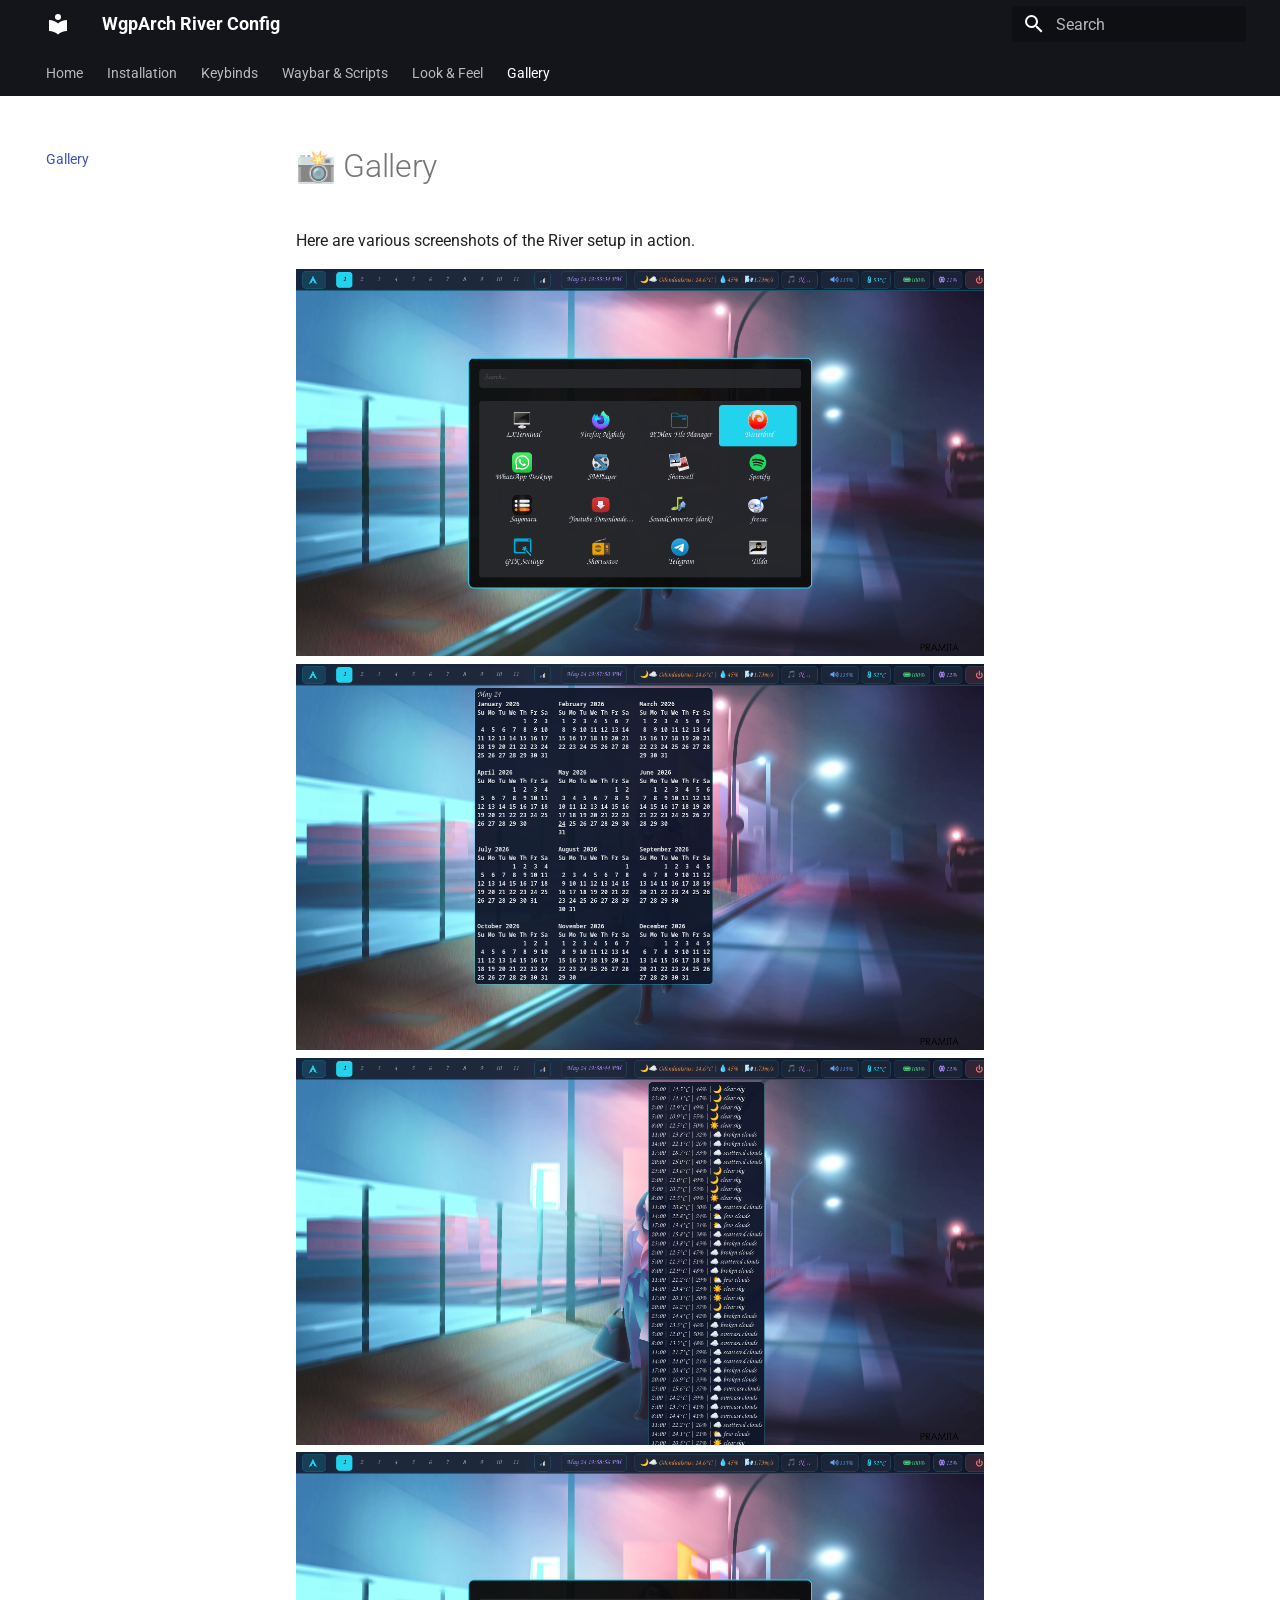
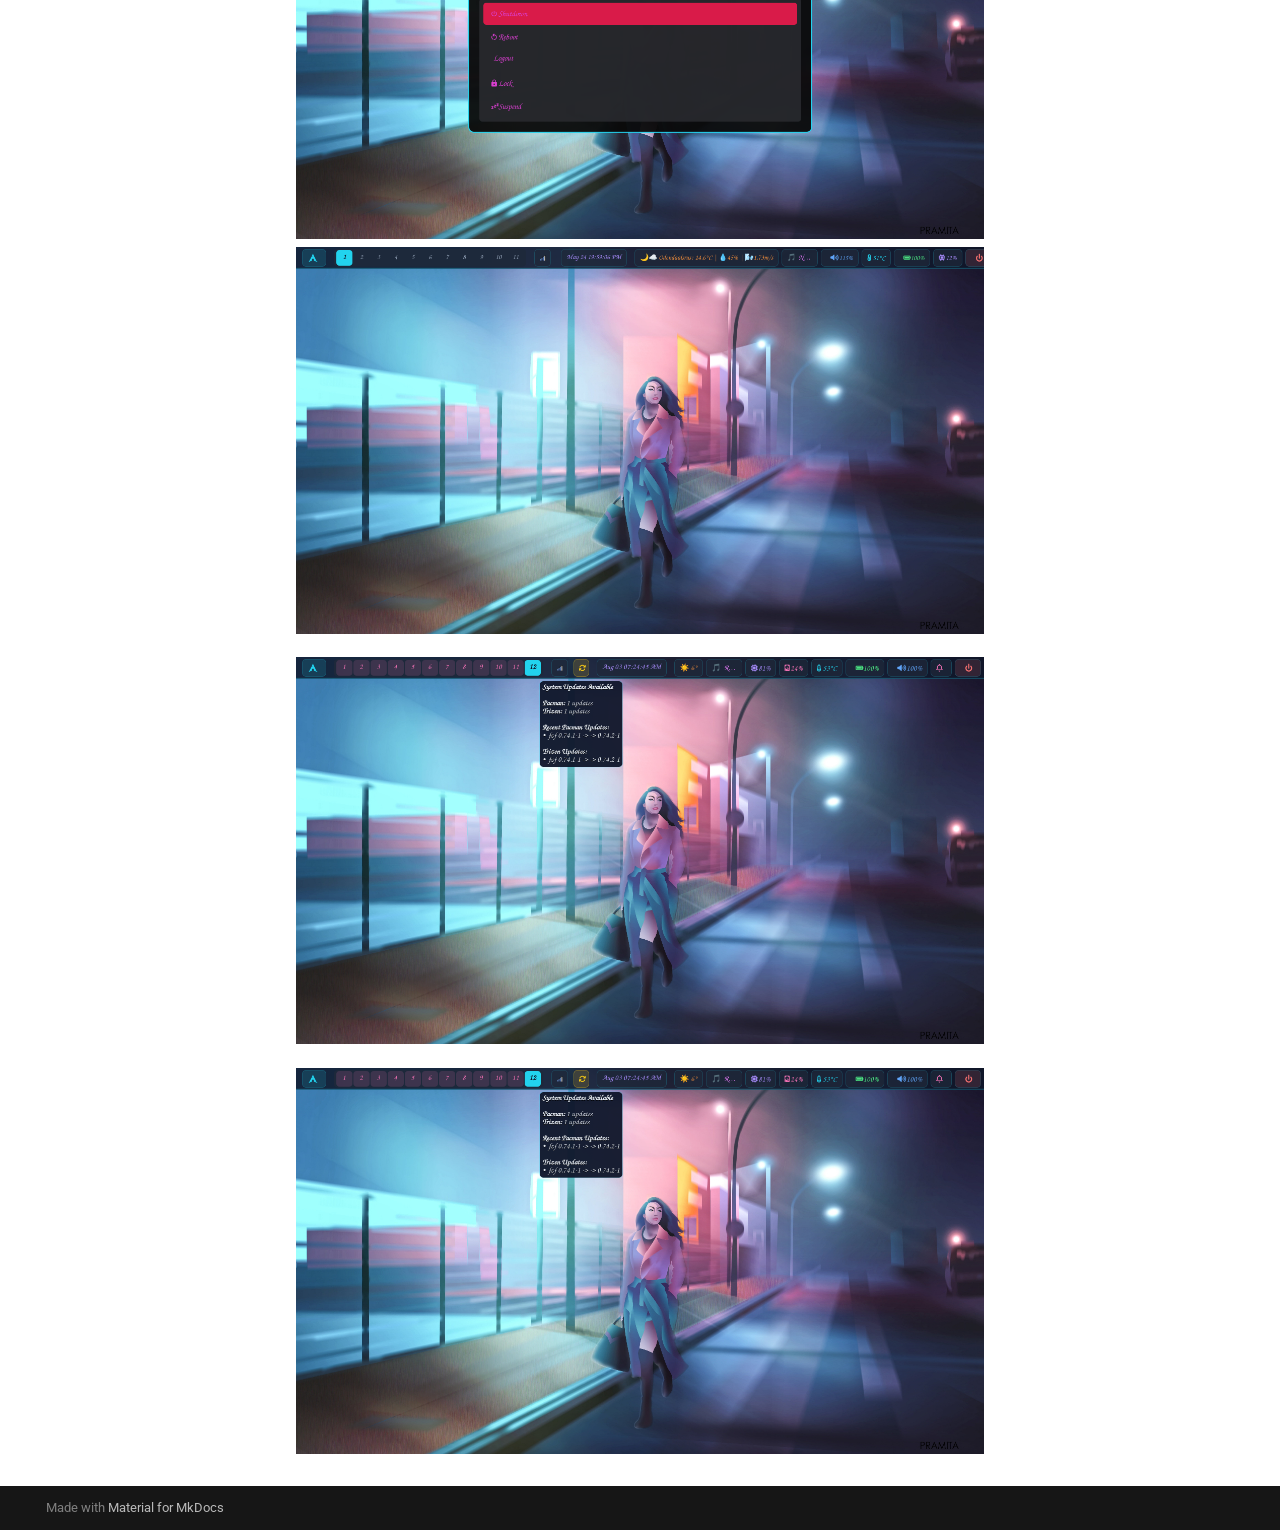
<file: gallery/index.html>
<!doctype html>
<html lang="en" class="no-js">
  <head>
    
      <meta charset="utf-8">
      <meta name="viewport" content="width=device-width,initial-scale=1">
      
      
      
        <link rel="canonical" href="https://wgparch.github.io/river/gallery/">
      
      
        <link rel="prev" href="../theming/">
      
      
      
        
      
      
      <link rel="icon" href="../assets/images/favicon.png">
      <meta name="generator" content="mkdocs-1.6.1, mkdocs-material-9.7.6">
    
    
      
        <title>Gallery - WgpArch River Config</title>
      
    
    
      <link rel="stylesheet" href="../assets/stylesheets/main.484c7ddc.min.css">
      
        
        <link rel="stylesheet" href="../assets/stylesheets/palette.ab4e12ef.min.css">
      
      


    
    
      
    
    
      
        
        
        <link rel="preconnect" href="https://fonts.gstatic.com" crossorigin>
        <link rel="stylesheet" href="https://fonts.googleapis.com/css?family=Roboto:300,300i,400,400i,700,700i%7CRoboto+Mono:400,400i,700,700i&display=fallback">
        <style>:root{--md-text-font:"Roboto";--md-code-font:"Roboto Mono"}</style>
      
    
    
    <script>__md_scope=new URL("..",location),__md_hash=e=>[...e].reduce(((e,_)=>(e<<5)-e+_.charCodeAt(0)),0),__md_get=(e,_=localStorage,t=__md_scope)=>JSON.parse(_.getItem(t.pathname+"."+e)),__md_set=(e,_,t=localStorage,a=__md_scope)=>{try{t.setItem(a.pathname+"."+e,JSON.stringify(_))}catch(e){}}</script>
    
      

    
    
  </head>
  
  
    
    
    
    
    
    <body dir="ltr" data-md-color-scheme="default" data-md-color-primary="black" data-md-color-accent="light-green">
  
    
    <input class="md-toggle" data-md-toggle="drawer" type="checkbox" id="__drawer" autocomplete="off">
    <input class="md-toggle" data-md-toggle="search" type="checkbox" id="__search" autocomplete="off">
    <label class="md-overlay" for="__drawer"></label>
    <div data-md-component="skip">
      
        
        <a href="#gallery" class="md-skip">
          Skip to content
        </a>
      
    </div>
    <div data-md-component="announce">
      
    </div>
    
    
      

<header class="md-header" data-md-component="header">
  <nav class="md-header__inner md-grid" aria-label="Header">
    <a href=".." title="WgpArch River Config" class="md-header__button md-logo" aria-label="WgpArch River Config" data-md-component="logo">
      
  
  <svg xmlns="http://www.w3.org/2000/svg" viewBox="0 0 24 24"><path d="M12 8a3 3 0 0 0 3-3 3 3 0 0 0-3-3 3 3 0 0 0-3 3 3 3 0 0 0 3 3m0 3.54C9.64 9.35 6.5 8 3 8v11c3.5 0 6.64 1.35 9 3.54 2.36-2.19 5.5-3.54 9-3.54V8c-3.5 0-6.64 1.35-9 3.54"/></svg>

    </a>
    <label class="md-header__button md-icon" for="__drawer">
      
      <svg xmlns="http://www.w3.org/2000/svg" viewBox="0 0 24 24"><path d="M3 6h18v2H3zm0 5h18v2H3zm0 5h18v2H3z"/></svg>
    </label>
    <div class="md-header__title" data-md-component="header-title">
      <div class="md-header__ellipsis">
        <div class="md-header__topic">
          <span class="md-ellipsis">
            WgpArch River Config
          </span>
        </div>
        <div class="md-header__topic" data-md-component="header-topic">
          <span class="md-ellipsis">
            
              Gallery
            
          </span>
        </div>
      </div>
    </div>
    
      
    
    
    
    
      
      
        <label class="md-header__button md-icon" for="__search">
          
          <svg xmlns="http://www.w3.org/2000/svg" viewBox="0 0 24 24"><path d="M9.5 3A6.5 6.5 0 0 1 16 9.5c0 1.61-.59 3.09-1.56 4.23l.27.27h.79l5 5-1.5 1.5-5-5v-.79l-.27-.27A6.52 6.52 0 0 1 9.5 16 6.5 6.5 0 0 1 3 9.5 6.5 6.5 0 0 1 9.5 3m0 2C7 5 5 7 5 9.5S7 14 9.5 14 14 12 14 9.5 12 5 9.5 5"/></svg>
        </label>
        <div class="md-search" data-md-component="search" role="dialog">
  <label class="md-search__overlay" for="__search"></label>
  <div class="md-search__inner" role="search">
    <form class="md-search__form" name="search">
      <input type="text" class="md-search__input" name="query" aria-label="Search" placeholder="Search" autocapitalize="off" autocorrect="off" autocomplete="off" spellcheck="false" data-md-component="search-query" required>
      <label class="md-search__icon md-icon" for="__search">
        
        <svg xmlns="http://www.w3.org/2000/svg" viewBox="0 0 24 24"><path d="M9.5 3A6.5 6.5 0 0 1 16 9.5c0 1.61-.59 3.09-1.56 4.23l.27.27h.79l5 5-1.5 1.5-5-5v-.79l-.27-.27A6.52 6.52 0 0 1 9.5 16 6.5 6.5 0 0 1 3 9.5 6.5 6.5 0 0 1 9.5 3m0 2C7 5 5 7 5 9.5S7 14 9.5 14 14 12 14 9.5 12 5 9.5 5"/></svg>
        
        <svg xmlns="http://www.w3.org/2000/svg" viewBox="0 0 24 24"><path d="M20 11v2H8l5.5 5.5-1.42 1.42L4.16 12l7.92-7.92L13.5 5.5 8 11z"/></svg>
      </label>
      <nav class="md-search__options" aria-label="Search">
        
        <button type="reset" class="md-search__icon md-icon" title="Clear" aria-label="Clear" tabindex="-1">
          
          <svg xmlns="http://www.w3.org/2000/svg" viewBox="0 0 24 24"><path d="M19 6.41 17.59 5 12 10.59 6.41 5 5 6.41 10.59 12 5 17.59 6.41 19 12 13.41 17.59 19 19 17.59 13.41 12z"/></svg>
        </button>
      </nav>
      
    </form>
    <div class="md-search__output">
      <div class="md-search__scrollwrap" tabindex="0" data-md-scrollfix>
        <div class="md-search-result" data-md-component="search-result">
          <div class="md-search-result__meta">
            Initializing search
          </div>
          <ol class="md-search-result__list" role="presentation"></ol>
        </div>
      </div>
    </div>
  </div>
</div>
      
    
    
  </nav>
  
</header>
    
    <div class="md-container" data-md-component="container">
      
      
        
          
            
<nav class="md-tabs" aria-label="Tabs" data-md-component="tabs">
  <div class="md-grid">
    <ul class="md-tabs__list">
      
        
  
  
  
  
    <li class="md-tabs__item">
      <a href=".." class="md-tabs__link">
        
  
  
    
  
  Home

      </a>
    </li>
  

      
        
  
  
  
  
    <li class="md-tabs__item">
      <a href="../installation/" class="md-tabs__link">
        
  
  
    
  
  Installation

      </a>
    </li>
  

      
        
  
  
  
  
    <li class="md-tabs__item">
      <a href="../keybinds/" class="md-tabs__link">
        
  
  
    
  
  Keybinds

      </a>
    </li>
  

      
        
  
  
  
  
    <li class="md-tabs__item">
      <a href="../waybar/" class="md-tabs__link">
        
  
  
    
  
  Waybar & Scripts

      </a>
    </li>
  

      
        
  
  
  
  
    <li class="md-tabs__item">
      <a href="../theming/" class="md-tabs__link">
        
  
  
    
  
  Look & Feel

      </a>
    </li>
  

      
        
  
  
  
    
  
  
    <li class="md-tabs__item md-tabs__item--active">
      <a href="./" class="md-tabs__link">
        
  
  
    
  
  Gallery

      </a>
    </li>
  

      
    </ul>
  </div>
</nav>
          
        
      
      <main class="md-main" data-md-component="main">
        <div class="md-main__inner md-grid">
          
            
              
              <div class="md-sidebar md-sidebar--primary" data-md-component="sidebar" data-md-type="navigation" >
                <div class="md-sidebar__scrollwrap">
                  <div class="md-sidebar__inner">
                    


  


<nav class="md-nav md-nav--primary md-nav--lifted" aria-label="Navigation" data-md-level="0">
  <label class="md-nav__title" for="__drawer">
    <a href=".." title="WgpArch River Config" class="md-nav__button md-logo" aria-label="WgpArch River Config" data-md-component="logo">
      
  
  <svg xmlns="http://www.w3.org/2000/svg" viewBox="0 0 24 24"><path d="M12 8a3 3 0 0 0 3-3 3 3 0 0 0-3-3 3 3 0 0 0-3 3 3 3 0 0 0 3 3m0 3.54C9.64 9.35 6.5 8 3 8v11c3.5 0 6.64 1.35 9 3.54 2.36-2.19 5.5-3.54 9-3.54V8c-3.5 0-6.64 1.35-9 3.54"/></svg>

    </a>
    WgpArch River Config
  </label>
  
  <ul class="md-nav__list" data-md-scrollfix>
    
      
      
  
  
  
  
    <li class="md-nav__item">
      <a href=".." class="md-nav__link">
        
  
  
  <span class="md-ellipsis">
    
  
    Home
  

    
  </span>
  
  

      </a>
    </li>
  

    
      
      
  
  
  
  
    <li class="md-nav__item">
      <a href="../installation/" class="md-nav__link">
        
  
  
  <span class="md-ellipsis">
    
  
    Installation
  

    
  </span>
  
  

      </a>
    </li>
  

    
      
      
  
  
  
  
    <li class="md-nav__item">
      <a href="../keybinds/" class="md-nav__link">
        
  
  
  <span class="md-ellipsis">
    
  
    Keybinds
  

    
  </span>
  
  

      </a>
    </li>
  

    
      
      
  
  
  
  
    <li class="md-nav__item">
      <a href="../waybar/" class="md-nav__link">
        
  
  
  <span class="md-ellipsis">
    
  
    Waybar & Scripts
  

    
  </span>
  
  

      </a>
    </li>
  

    
      
      
  
  
  
  
    <li class="md-nav__item">
      <a href="../theming/" class="md-nav__link">
        
  
  
  <span class="md-ellipsis">
    
  
    Look & Feel
  

    
  </span>
  
  

      </a>
    </li>
  

    
      
      
  
  
    
  
  
  
    <li class="md-nav__item md-nav__item--active">
      
      <input class="md-nav__toggle md-toggle" type="checkbox" id="__toc">
      
      
        
      
      
      <a href="./" class="md-nav__link md-nav__link--active">
        
  
  
  <span class="md-ellipsis">
    
  
    Gallery
  

    
  </span>
  
  

      </a>
      
    </li>
  

    
  </ul>
</nav>
                  </div>
                </div>
              </div>
            
            
              
              <div class="md-sidebar md-sidebar--secondary" data-md-component="sidebar" data-md-type="toc" >
                <div class="md-sidebar__scrollwrap">
                  <div class="md-sidebar__inner">
                    

<nav class="md-nav md-nav--secondary" aria-label="Table of contents">
  
  
  
    
  
  
</nav>
                  </div>
                </div>
              </div>
            
          
          
            <div class="md-content" data-md-component="content">
              
              <article class="md-content__inner md-typeset">
                
                  



<h1 id="gallery">📸 Gallery</h1>
<p>Here are various screenshots of the River setup in action.</p>
<p><img alt="Screenshot 1" src="../screenshots/screenshot-20260524-195531.png" />
<img alt="Screenshot 2" src="../screenshots/screenshot-20260524-195747.png" />
<img alt="Screenshot 3" src="../screenshots/screenshot-20260524-195841.png" />
<img alt="Screenshot 4" src="../screenshots/screenshot-20260524-195853.png" />
<img alt="Screenshot 5" src="../screenshots/screenshot-20260524-195903.png" /></p>
<p><img alt="Waybar Update Checker Working" src="../screenshots/screenshot-20260803-072442.png" /></p>
<p><img alt="Waybar Update Checker Working" src="../screenshots/screenshot-20260803-072442.png" /></p>












                
              </article>
            </div>
          
          
<script>var target=document.getElementById(location.hash.slice(1));target&&target.name&&(target.checked=target.name.startsWith("__tabbed_"))</script>
        </div>
        
      </main>
      
        <footer class="md-footer">
  
  <div class="md-footer-meta md-typeset">
    <div class="md-footer-meta__inner md-grid">
      <div class="md-copyright">
  
  
    Made with
    <a href="https://squidfunk.github.io/mkdocs-material/" target="_blank" rel="noopener">
      Material for MkDocs
    </a>
  
</div>
      
    </div>
  </div>
</footer>
      
    </div>
    <div class="md-dialog" data-md-component="dialog">
      <div class="md-dialog__inner md-typeset"></div>
    </div>
    
    
    
      
      
      <script id="__config" type="application/json">{"annotate": null, "base": "..", "features": ["navigation.tabs", "navigation.expand"], "search": "../assets/javascripts/workers/search.2c215733.min.js", "tags": null, "translations": {"clipboard.copied": "Copied to clipboard", "clipboard.copy": "Copy to clipboard", "search.result.more.one": "1 more on this page", "search.result.more.other": "# more on this page", "search.result.none": "No matching documents", "search.result.one": "1 matching document", "search.result.other": "# matching documents", "search.result.placeholder": "Type to start searching", "search.result.term.missing": "Missing", "select.version": "Select version"}, "version": null}</script>
    
    
      <script src="../assets/javascripts/bundle.79ae519e.min.js"></script>
      
    
  </body>
</html>
</file>
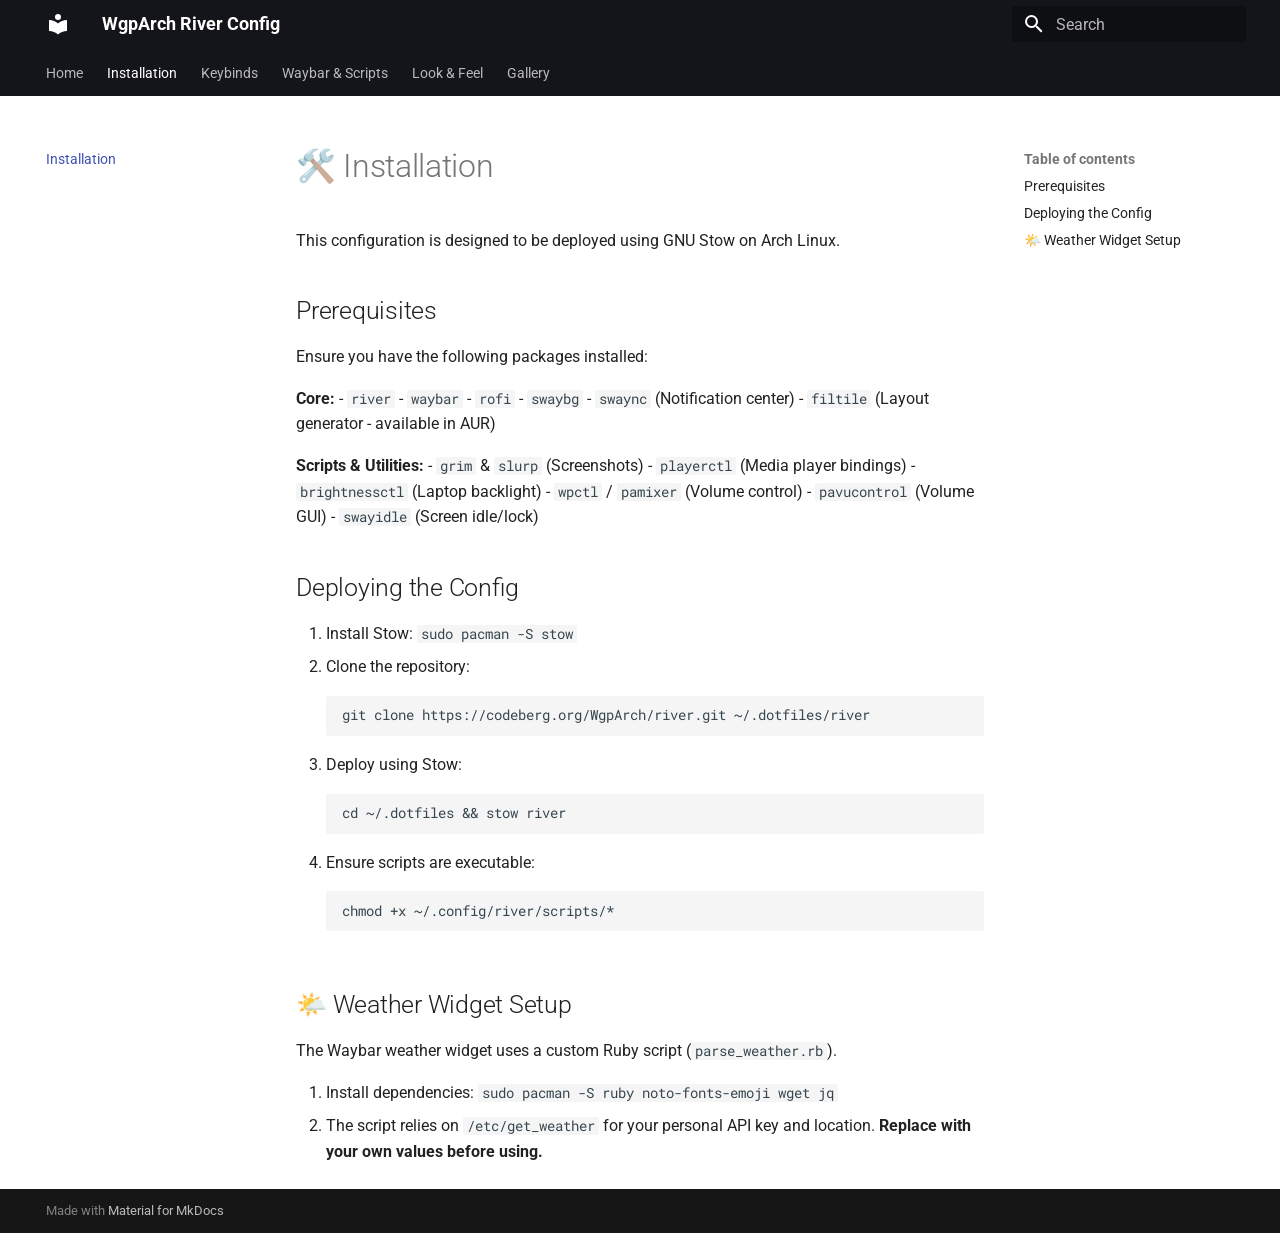
<file: installation/index.html>
<!doctype html>
<html lang="en" class="no-js">
  <head>
    
      <meta charset="utf-8">
      <meta name="viewport" content="width=device-width,initial-scale=1">
      
      
      
        <link rel="canonical" href="https://wgparch.github.io/river/installation/">
      
      
        <link rel="prev" href="..">
      
      
        <link rel="next" href="../keybinds/">
      
      
        
      
      
      <link rel="icon" href="../assets/images/favicon.png">
      <meta name="generator" content="mkdocs-1.6.1, mkdocs-material-9.7.6">
    
    
      
        <title>Installation - WgpArch River Config</title>
      
    
    
      <link rel="stylesheet" href="../assets/stylesheets/main.484c7ddc.min.css">
      
        
        <link rel="stylesheet" href="../assets/stylesheets/palette.ab4e12ef.min.css">
      
      


    
    
      
    
    
      
        
        
        <link rel="preconnect" href="https://fonts.gstatic.com" crossorigin>
        <link rel="stylesheet" href="https://fonts.googleapis.com/css?family=Roboto:300,300i,400,400i,700,700i%7CRoboto+Mono:400,400i,700,700i&display=fallback">
        <style>:root{--md-text-font:"Roboto";--md-code-font:"Roboto Mono"}</style>
      
    
    
    <script>__md_scope=new URL("..",location),__md_hash=e=>[...e].reduce(((e,_)=>(e<<5)-e+_.charCodeAt(0)),0),__md_get=(e,_=localStorage,t=__md_scope)=>JSON.parse(_.getItem(t.pathname+"."+e)),__md_set=(e,_,t=localStorage,a=__md_scope)=>{try{t.setItem(a.pathname+"."+e,JSON.stringify(_))}catch(e){}}</script>
    
      

    
    
  </head>
  
  
    
    
    
    
    
    <body dir="ltr" data-md-color-scheme="default" data-md-color-primary="black" data-md-color-accent="light-green">
  
    
    <input class="md-toggle" data-md-toggle="drawer" type="checkbox" id="__drawer" autocomplete="off">
    <input class="md-toggle" data-md-toggle="search" type="checkbox" id="__search" autocomplete="off">
    <label class="md-overlay" for="__drawer"></label>
    <div data-md-component="skip">
      
        
        <a href="#installation" class="md-skip">
          Skip to content
        </a>
      
    </div>
    <div data-md-component="announce">
      
    </div>
    
    
      

<header class="md-header" data-md-component="header">
  <nav class="md-header__inner md-grid" aria-label="Header">
    <a href=".." title="WgpArch River Config" class="md-header__button md-logo" aria-label="WgpArch River Config" data-md-component="logo">
      
  
  <svg xmlns="http://www.w3.org/2000/svg" viewBox="0 0 24 24"><path d="M12 8a3 3 0 0 0 3-3 3 3 0 0 0-3-3 3 3 0 0 0-3 3 3 3 0 0 0 3 3m0 3.54C9.64 9.35 6.5 8 3 8v11c3.5 0 6.64 1.35 9 3.54 2.36-2.19 5.5-3.54 9-3.54V8c-3.5 0-6.64 1.35-9 3.54"/></svg>

    </a>
    <label class="md-header__button md-icon" for="__drawer">
      
      <svg xmlns="http://www.w3.org/2000/svg" viewBox="0 0 24 24"><path d="M3 6h18v2H3zm0 5h18v2H3zm0 5h18v2H3z"/></svg>
    </label>
    <div class="md-header__title" data-md-component="header-title">
      <div class="md-header__ellipsis">
        <div class="md-header__topic">
          <span class="md-ellipsis">
            WgpArch River Config
          </span>
        </div>
        <div class="md-header__topic" data-md-component="header-topic">
          <span class="md-ellipsis">
            
              Installation
            
          </span>
        </div>
      </div>
    </div>
    
      
    
    
    
    
      
      
        <label class="md-header__button md-icon" for="__search">
          
          <svg xmlns="http://www.w3.org/2000/svg" viewBox="0 0 24 24"><path d="M9.5 3A6.5 6.5 0 0 1 16 9.5c0 1.61-.59 3.09-1.56 4.23l.27.27h.79l5 5-1.5 1.5-5-5v-.79l-.27-.27A6.52 6.52 0 0 1 9.5 16 6.5 6.5 0 0 1 3 9.5 6.5 6.5 0 0 1 9.5 3m0 2C7 5 5 7 5 9.5S7 14 9.5 14 14 12 14 9.5 12 5 9.5 5"/></svg>
        </label>
        <div class="md-search" data-md-component="search" role="dialog">
  <label class="md-search__overlay" for="__search"></label>
  <div class="md-search__inner" role="search">
    <form class="md-search__form" name="search">
      <input type="text" class="md-search__input" name="query" aria-label="Search" placeholder="Search" autocapitalize="off" autocorrect="off" autocomplete="off" spellcheck="false" data-md-component="search-query" required>
      <label class="md-search__icon md-icon" for="__search">
        
        <svg xmlns="http://www.w3.org/2000/svg" viewBox="0 0 24 24"><path d="M9.5 3A6.5 6.5 0 0 1 16 9.5c0 1.61-.59 3.09-1.56 4.23l.27.27h.79l5 5-1.5 1.5-5-5v-.79l-.27-.27A6.52 6.52 0 0 1 9.5 16 6.5 6.5 0 0 1 3 9.5 6.5 6.5 0 0 1 9.5 3m0 2C7 5 5 7 5 9.5S7 14 9.5 14 14 12 14 9.5 12 5 9.5 5"/></svg>
        
        <svg xmlns="http://www.w3.org/2000/svg" viewBox="0 0 24 24"><path d="M20 11v2H8l5.5 5.5-1.42 1.42L4.16 12l7.92-7.92L13.5 5.5 8 11z"/></svg>
      </label>
      <nav class="md-search__options" aria-label="Search">
        
        <button type="reset" class="md-search__icon md-icon" title="Clear" aria-label="Clear" tabindex="-1">
          
          <svg xmlns="http://www.w3.org/2000/svg" viewBox="0 0 24 24"><path d="M19 6.41 17.59 5 12 10.59 6.41 5 5 6.41 10.59 12 5 17.59 6.41 19 12 13.41 17.59 19 19 17.59 13.41 12z"/></svg>
        </button>
      </nav>
      
    </form>
    <div class="md-search__output">
      <div class="md-search__scrollwrap" tabindex="0" data-md-scrollfix>
        <div class="md-search-result" data-md-component="search-result">
          <div class="md-search-result__meta">
            Initializing search
          </div>
          <ol class="md-search-result__list" role="presentation"></ol>
        </div>
      </div>
    </div>
  </div>
</div>
      
    
    
  </nav>
  
</header>
    
    <div class="md-container" data-md-component="container">
      
      
        
          
            
<nav class="md-tabs" aria-label="Tabs" data-md-component="tabs">
  <div class="md-grid">
    <ul class="md-tabs__list">
      
        
  
  
  
  
    <li class="md-tabs__item">
      <a href=".." class="md-tabs__link">
        
  
  
    
  
  Home

      </a>
    </li>
  

      
        
  
  
  
    
  
  
    <li class="md-tabs__item md-tabs__item--active">
      <a href="./" class="md-tabs__link">
        
  
  
    
  
  Installation

      </a>
    </li>
  

      
        
  
  
  
  
    <li class="md-tabs__item">
      <a href="../keybinds/" class="md-tabs__link">
        
  
  
    
  
  Keybinds

      </a>
    </li>
  

      
        
  
  
  
  
    <li class="md-tabs__item">
      <a href="../waybar/" class="md-tabs__link">
        
  
  
    
  
  Waybar & Scripts

      </a>
    </li>
  

      
        
  
  
  
  
    <li class="md-tabs__item">
      <a href="../theming/" class="md-tabs__link">
        
  
  
    
  
  Look & Feel

      </a>
    </li>
  

      
        
  
  
  
  
    <li class="md-tabs__item">
      <a href="../gallery/" class="md-tabs__link">
        
  
  
    
  
  Gallery

      </a>
    </li>
  

      
    </ul>
  </div>
</nav>
          
        
      
      <main class="md-main" data-md-component="main">
        <div class="md-main__inner md-grid">
          
            
              
              <div class="md-sidebar md-sidebar--primary" data-md-component="sidebar" data-md-type="navigation" >
                <div class="md-sidebar__scrollwrap">
                  <div class="md-sidebar__inner">
                    


  


<nav class="md-nav md-nav--primary md-nav--lifted" aria-label="Navigation" data-md-level="0">
  <label class="md-nav__title" for="__drawer">
    <a href=".." title="WgpArch River Config" class="md-nav__button md-logo" aria-label="WgpArch River Config" data-md-component="logo">
      
  
  <svg xmlns="http://www.w3.org/2000/svg" viewBox="0 0 24 24"><path d="M12 8a3 3 0 0 0 3-3 3 3 0 0 0-3-3 3 3 0 0 0-3 3 3 3 0 0 0 3 3m0 3.54C9.64 9.35 6.5 8 3 8v11c3.5 0 6.64 1.35 9 3.54 2.36-2.19 5.5-3.54 9-3.54V8c-3.5 0-6.64 1.35-9 3.54"/></svg>

    </a>
    WgpArch River Config
  </label>
  
  <ul class="md-nav__list" data-md-scrollfix>
    
      
      
  
  
  
  
    <li class="md-nav__item">
      <a href=".." class="md-nav__link">
        
  
  
  <span class="md-ellipsis">
    
  
    Home
  

    
  </span>
  
  

      </a>
    </li>
  

    
      
      
  
  
    
  
  
  
    <li class="md-nav__item md-nav__item--active">
      
      <input class="md-nav__toggle md-toggle" type="checkbox" id="__toc">
      
      
        
      
      
        <label class="md-nav__link md-nav__link--active" for="__toc">
          
  
  
  <span class="md-ellipsis">
    
  
    Installation
  

    
  </span>
  
  

          <span class="md-nav__icon md-icon"></span>
        </label>
      
      <a href="./" class="md-nav__link md-nav__link--active">
        
  
  
  <span class="md-ellipsis">
    
  
    Installation
  

    
  </span>
  
  

      </a>
      
        

<nav class="md-nav md-nav--secondary" aria-label="Table of contents">
  
  
  
    
  
  
    <label class="md-nav__title" for="__toc">
      <span class="md-nav__icon md-icon"></span>
      Table of contents
    </label>
    <ul class="md-nav__list" data-md-component="toc" data-md-scrollfix>
      
        <li class="md-nav__item">
  <a href="#prerequisites" class="md-nav__link">
    <span class="md-ellipsis">
      
        Prerequisites
      
    </span>
  </a>
  
</li>
      
        <li class="md-nav__item">
  <a href="#deploying-the-config" class="md-nav__link">
    <span class="md-ellipsis">
      
        Deploying the Config
      
    </span>
  </a>
  
</li>
      
        <li class="md-nav__item">
  <a href="#weather-widget-setup" class="md-nav__link">
    <span class="md-ellipsis">
      
        🌤️ Weather Widget Setup
      
    </span>
  </a>
  
</li>
      
    </ul>
  
</nav>
      
    </li>
  

    
      
      
  
  
  
  
    <li class="md-nav__item">
      <a href="../keybinds/" class="md-nav__link">
        
  
  
  <span class="md-ellipsis">
    
  
    Keybinds
  

    
  </span>
  
  

      </a>
    </li>
  

    
      
      
  
  
  
  
    <li class="md-nav__item">
      <a href="../waybar/" class="md-nav__link">
        
  
  
  <span class="md-ellipsis">
    
  
    Waybar & Scripts
  

    
  </span>
  
  

      </a>
    </li>
  

    
      
      
  
  
  
  
    <li class="md-nav__item">
      <a href="../theming/" class="md-nav__link">
        
  
  
  <span class="md-ellipsis">
    
  
    Look & Feel
  

    
  </span>
  
  

      </a>
    </li>
  

    
      
      
  
  
  
  
    <li class="md-nav__item">
      <a href="../gallery/" class="md-nav__link">
        
  
  
  <span class="md-ellipsis">
    
  
    Gallery
  

    
  </span>
  
  

      </a>
    </li>
  

    
  </ul>
</nav>
                  </div>
                </div>
              </div>
            
            
              
              <div class="md-sidebar md-sidebar--secondary" data-md-component="sidebar" data-md-type="toc" >
                <div class="md-sidebar__scrollwrap">
                  <div class="md-sidebar__inner">
                    

<nav class="md-nav md-nav--secondary" aria-label="Table of contents">
  
  
  
    
  
  
    <label class="md-nav__title" for="__toc">
      <span class="md-nav__icon md-icon"></span>
      Table of contents
    </label>
    <ul class="md-nav__list" data-md-component="toc" data-md-scrollfix>
      
        <li class="md-nav__item">
  <a href="#prerequisites" class="md-nav__link">
    <span class="md-ellipsis">
      
        Prerequisites
      
    </span>
  </a>
  
</li>
      
        <li class="md-nav__item">
  <a href="#deploying-the-config" class="md-nav__link">
    <span class="md-ellipsis">
      
        Deploying the Config
      
    </span>
  </a>
  
</li>
      
        <li class="md-nav__item">
  <a href="#weather-widget-setup" class="md-nav__link">
    <span class="md-ellipsis">
      
        🌤️ Weather Widget Setup
      
    </span>
  </a>
  
</li>
      
    </ul>
  
</nav>
                  </div>
                </div>
              </div>
            
          
          
            <div class="md-content" data-md-component="content">
              
              <article class="md-content__inner md-typeset">
                
                  



<h1 id="installation">🛠️ Installation</h1>
<p>This configuration is designed to be deployed using GNU Stow on Arch Linux.</p>
<h2 id="prerequisites">Prerequisites</h2>
<p>Ensure you have the following packages installed:</p>
<p><strong>Core:</strong>
- <code>river</code>
- <code>waybar</code>
- <code>rofi</code>
- <code>swaybg</code>
- <code>swaync</code> (Notification center)
- <code>filtile</code> (Layout generator - available in AUR)</p>
<p><strong>Scripts &amp; Utilities:</strong>
- <code>grim</code> &amp; <code>slurp</code> (Screenshots)
- <code>playerctl</code> (Media player bindings)
- <code>brightnessctl</code> (Laptop backlight)
- <code>wpctl</code> / <code>pamixer</code> (Volume control)
- <code>pavucontrol</code> (Volume GUI)
- <code>swayidle</code> (Screen idle/lock)</p>
<h2 id="deploying-the-config">Deploying the Config</h2>
<ol>
<li>Install Stow: <code>sudo pacman -S stow</code></li>
<li>
<p>Clone the repository:</p>
<pre><code>git clone https://codeberg.org/WgpArch/river.git ~/.dotfiles/river
</code></pre>
</li>
<li>
<p>Deploy using Stow:</p>
<pre><code>cd ~/.dotfiles &amp;&amp; stow river
</code></pre>
</li>
<li>
<p>Ensure scripts are executable:</p>
<pre><code>chmod +x ~/.config/river/scripts/*
</code></pre>
</li>
</ol>
<h2 id="weather-widget-setup">🌤️ Weather Widget Setup</h2>
<p>The Waybar weather widget uses a custom Ruby script (<code>parse_weather.rb</code>).</p>
<ol>
<li>Install dependencies: <code>sudo pacman -S ruby noto-fonts-emoji wget jq</code></li>
<li>The script relies on <code>/etc/get_weather</code> for your personal API key and location. <strong>Replace with your own values before using.</strong></li>
</ol>












                
              </article>
            </div>
          
          
<script>var target=document.getElementById(location.hash.slice(1));target&&target.name&&(target.checked=target.name.startsWith("__tabbed_"))</script>
        </div>
        
      </main>
      
        <footer class="md-footer">
  
  <div class="md-footer-meta md-typeset">
    <div class="md-footer-meta__inner md-grid">
      <div class="md-copyright">
  
  
    Made with
    <a href="https://squidfunk.github.io/mkdocs-material/" target="_blank" rel="noopener">
      Material for MkDocs
    </a>
  
</div>
      
    </div>
  </div>
</footer>
      
    </div>
    <div class="md-dialog" data-md-component="dialog">
      <div class="md-dialog__inner md-typeset"></div>
    </div>
    
    
    
      
      
      <script id="__config" type="application/json">{"annotate": null, "base": "..", "features": ["navigation.tabs", "navigation.expand"], "search": "../assets/javascripts/workers/search.2c215733.min.js", "tags": null, "translations": {"clipboard.copied": "Copied to clipboard", "clipboard.copy": "Copy to clipboard", "search.result.more.one": "1 more on this page", "search.result.more.other": "# more on this page", "search.result.none": "No matching documents", "search.result.one": "1 matching document", "search.result.other": "# matching documents", "search.result.placeholder": "Type to start searching", "search.result.term.missing": "Missing", "select.version": "Select version"}, "version": null}</script>
    
    
      <script src="../assets/javascripts/bundle.79ae519e.min.js"></script>
      
    
  </body>
</html>
</file>
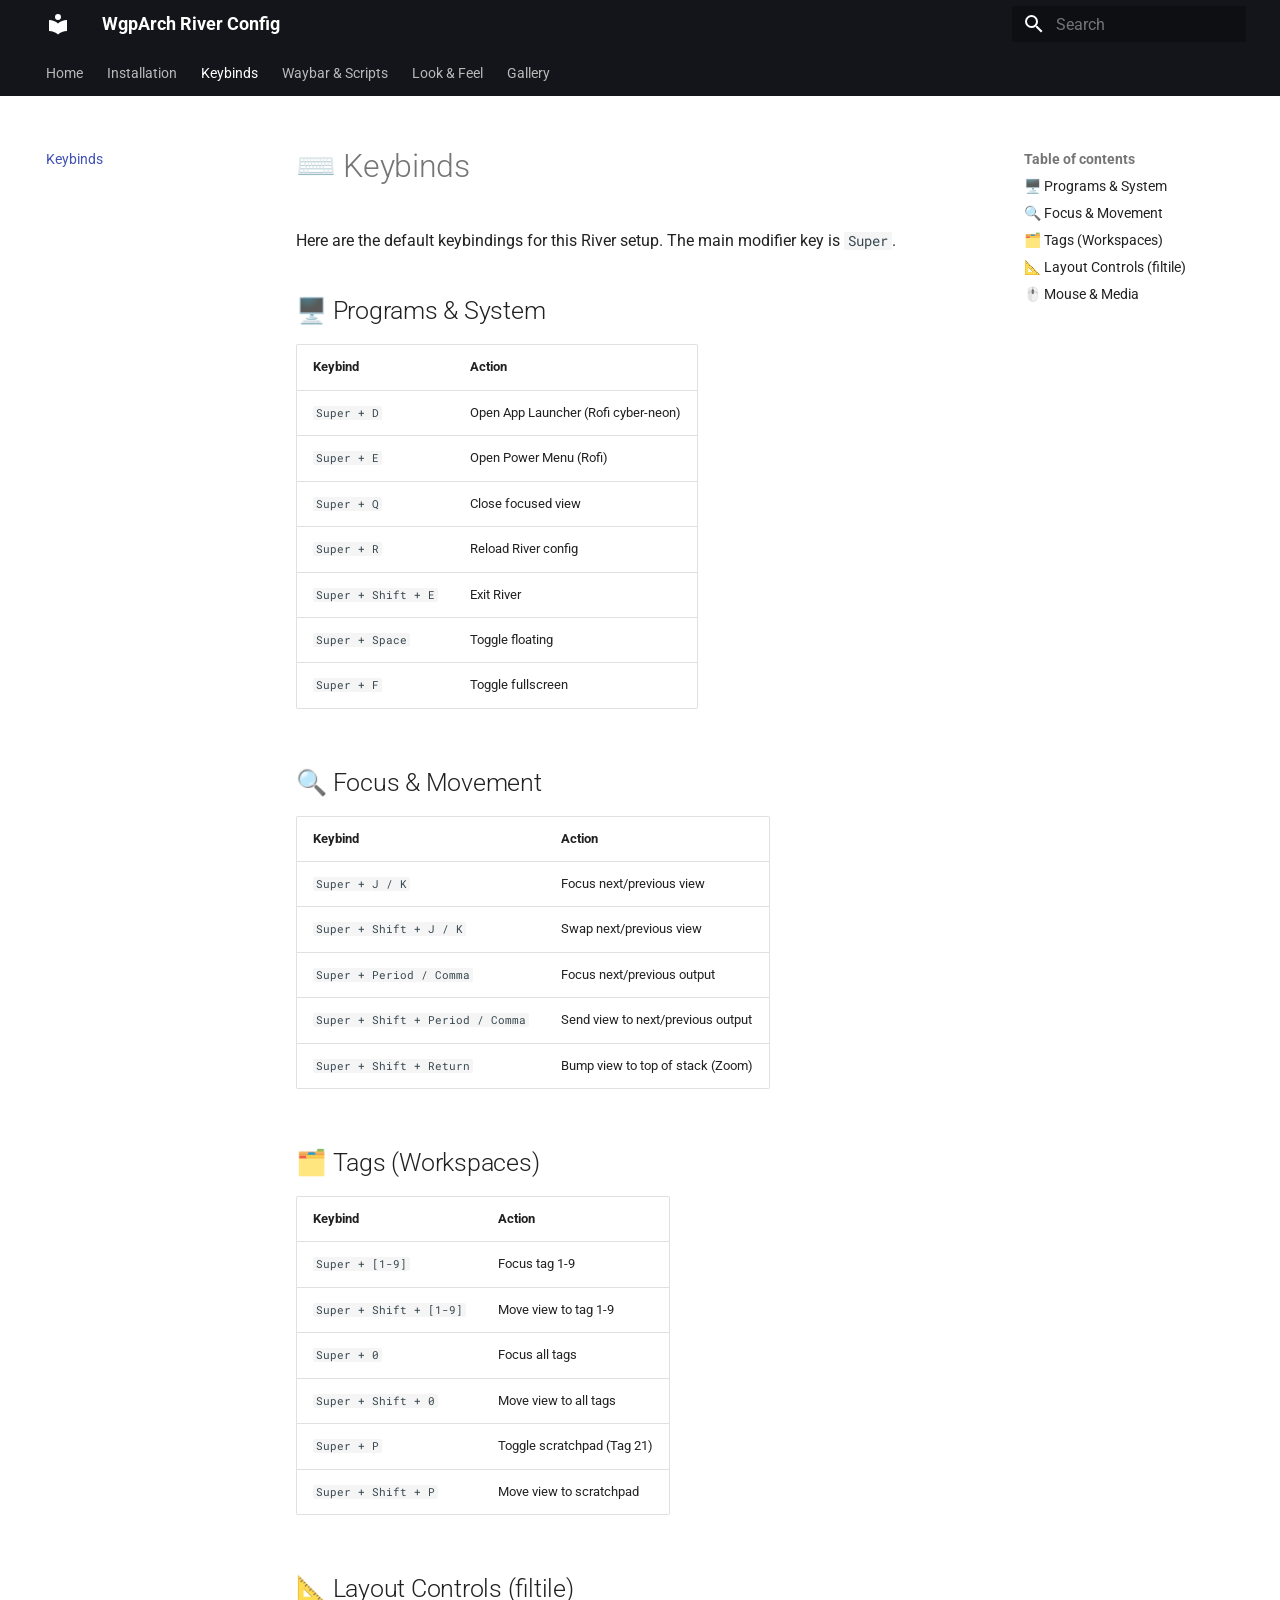
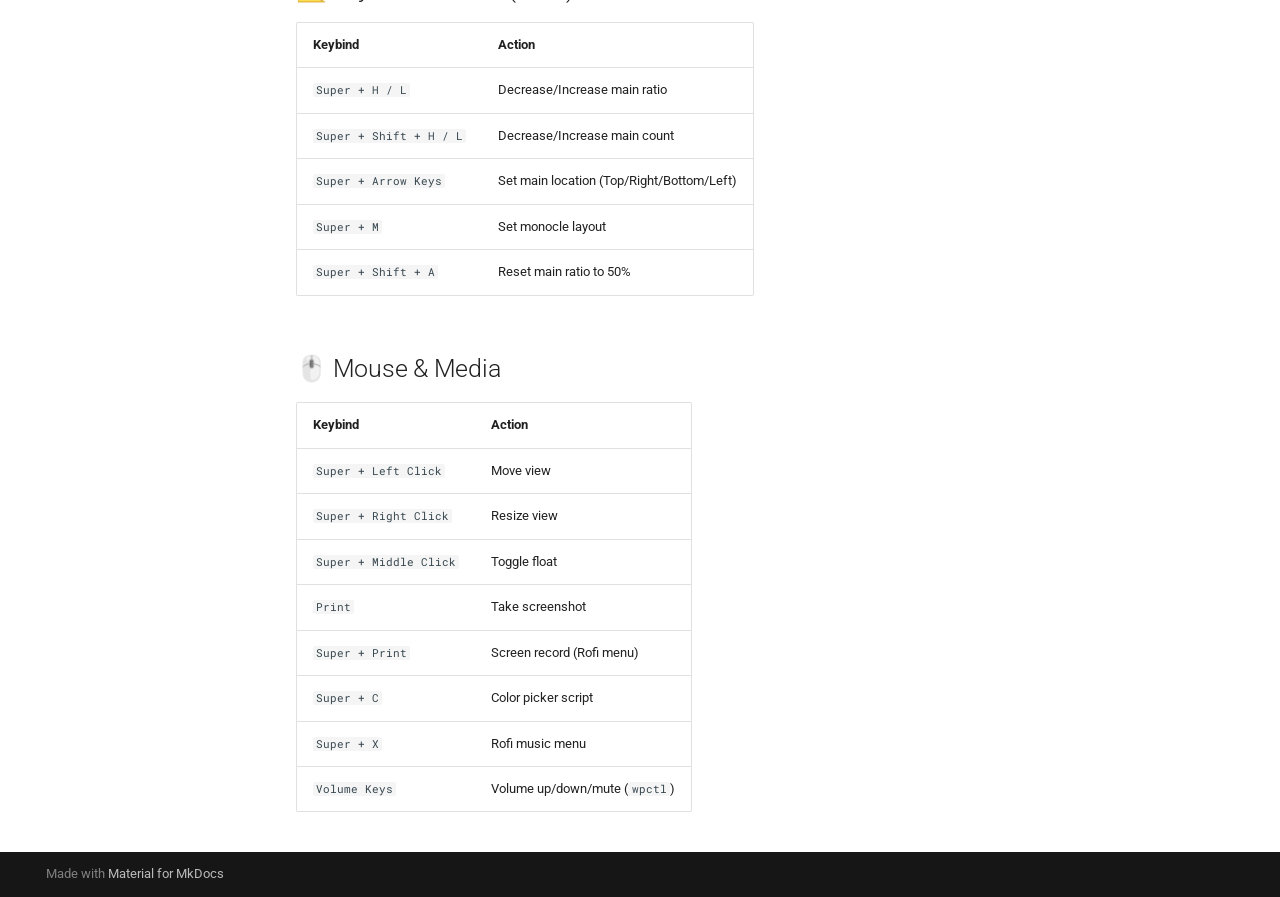
<file: keybinds/index.html>
<!doctype html>
<html lang="en" class="no-js">
  <head>
    
      <meta charset="utf-8">
      <meta name="viewport" content="width=device-width,initial-scale=1">
      
      
      
        <link rel="canonical" href="https://wgparch.github.io/river/keybinds/">
      
      
        <link rel="prev" href="../installation/">
      
      
        <link rel="next" href="../waybar/">
      
      
        
      
      
      <link rel="icon" href="../assets/images/favicon.png">
      <meta name="generator" content="mkdocs-1.6.1, mkdocs-material-9.7.6">
    
    
      
        <title>Keybinds - WgpArch River Config</title>
      
    
    
      <link rel="stylesheet" href="../assets/stylesheets/main.484c7ddc.min.css">
      
        
        <link rel="stylesheet" href="../assets/stylesheets/palette.ab4e12ef.min.css">
      
      


    
    
      
    
    
      
        
        
        <link rel="preconnect" href="https://fonts.gstatic.com" crossorigin>
        <link rel="stylesheet" href="https://fonts.googleapis.com/css?family=Roboto:300,300i,400,400i,700,700i%7CRoboto+Mono:400,400i,700,700i&display=fallback">
        <style>:root{--md-text-font:"Roboto";--md-code-font:"Roboto Mono"}</style>
      
    
    
    <script>__md_scope=new URL("..",location),__md_hash=e=>[...e].reduce(((e,_)=>(e<<5)-e+_.charCodeAt(0)),0),__md_get=(e,_=localStorage,t=__md_scope)=>JSON.parse(_.getItem(t.pathname+"."+e)),__md_set=(e,_,t=localStorage,a=__md_scope)=>{try{t.setItem(a.pathname+"."+e,JSON.stringify(_))}catch(e){}}</script>
    
      

    
    
  </head>
  
  
    
    
    
    
    
    <body dir="ltr" data-md-color-scheme="default" data-md-color-primary="black" data-md-color-accent="light-green">
  
    
    <input class="md-toggle" data-md-toggle="drawer" type="checkbox" id="__drawer" autocomplete="off">
    <input class="md-toggle" data-md-toggle="search" type="checkbox" id="__search" autocomplete="off">
    <label class="md-overlay" for="__drawer"></label>
    <div data-md-component="skip">
      
        
        <a href="#keybinds" class="md-skip">
          Skip to content
        </a>
      
    </div>
    <div data-md-component="announce">
      
    </div>
    
    
      

<header class="md-header" data-md-component="header">
  <nav class="md-header__inner md-grid" aria-label="Header">
    <a href=".." title="WgpArch River Config" class="md-header__button md-logo" aria-label="WgpArch River Config" data-md-component="logo">
      
  
  <svg xmlns="http://www.w3.org/2000/svg" viewBox="0 0 24 24"><path d="M12 8a3 3 0 0 0 3-3 3 3 0 0 0-3-3 3 3 0 0 0-3 3 3 3 0 0 0 3 3m0 3.54C9.64 9.35 6.5 8 3 8v11c3.5 0 6.64 1.35 9 3.54 2.36-2.19 5.5-3.54 9-3.54V8c-3.5 0-6.64 1.35-9 3.54"/></svg>

    </a>
    <label class="md-header__button md-icon" for="__drawer">
      
      <svg xmlns="http://www.w3.org/2000/svg" viewBox="0 0 24 24"><path d="M3 6h18v2H3zm0 5h18v2H3zm0 5h18v2H3z"/></svg>
    </label>
    <div class="md-header__title" data-md-component="header-title">
      <div class="md-header__ellipsis">
        <div class="md-header__topic">
          <span class="md-ellipsis">
            WgpArch River Config
          </span>
        </div>
        <div class="md-header__topic" data-md-component="header-topic">
          <span class="md-ellipsis">
            
              Keybinds
            
          </span>
        </div>
      </div>
    </div>
    
      
    
    
    
    
      
      
        <label class="md-header__button md-icon" for="__search">
          
          <svg xmlns="http://www.w3.org/2000/svg" viewBox="0 0 24 24"><path d="M9.5 3A6.5 6.5 0 0 1 16 9.5c0 1.61-.59 3.09-1.56 4.23l.27.27h.79l5 5-1.5 1.5-5-5v-.79l-.27-.27A6.52 6.52 0 0 1 9.5 16 6.5 6.5 0 0 1 3 9.5 6.5 6.5 0 0 1 9.5 3m0 2C7 5 5 7 5 9.5S7 14 9.5 14 14 12 14 9.5 12 5 9.5 5"/></svg>
        </label>
        <div class="md-search" data-md-component="search" role="dialog">
  <label class="md-search__overlay" for="__search"></label>
  <div class="md-search__inner" role="search">
    <form class="md-search__form" name="search">
      <input type="text" class="md-search__input" name="query" aria-label="Search" placeholder="Search" autocapitalize="off" autocorrect="off" autocomplete="off" spellcheck="false" data-md-component="search-query" required>
      <label class="md-search__icon md-icon" for="__search">
        
        <svg xmlns="http://www.w3.org/2000/svg" viewBox="0 0 24 24"><path d="M9.5 3A6.5 6.5 0 0 1 16 9.5c0 1.61-.59 3.09-1.56 4.23l.27.27h.79l5 5-1.5 1.5-5-5v-.79l-.27-.27A6.52 6.52 0 0 1 9.5 16 6.5 6.5 0 0 1 3 9.5 6.5 6.5 0 0 1 9.5 3m0 2C7 5 5 7 5 9.5S7 14 9.5 14 14 12 14 9.5 12 5 9.5 5"/></svg>
        
        <svg xmlns="http://www.w3.org/2000/svg" viewBox="0 0 24 24"><path d="M20 11v2H8l5.5 5.5-1.42 1.42L4.16 12l7.92-7.92L13.5 5.5 8 11z"/></svg>
      </label>
      <nav class="md-search__options" aria-label="Search">
        
        <button type="reset" class="md-search__icon md-icon" title="Clear" aria-label="Clear" tabindex="-1">
          
          <svg xmlns="http://www.w3.org/2000/svg" viewBox="0 0 24 24"><path d="M19 6.41 17.59 5 12 10.59 6.41 5 5 6.41 10.59 12 5 17.59 6.41 19 12 13.41 17.59 19 19 17.59 13.41 12z"/></svg>
        </button>
      </nav>
      
    </form>
    <div class="md-search__output">
      <div class="md-search__scrollwrap" tabindex="0" data-md-scrollfix>
        <div class="md-search-result" data-md-component="search-result">
          <div class="md-search-result__meta">
            Initializing search
          </div>
          <ol class="md-search-result__list" role="presentation"></ol>
        </div>
      </div>
    </div>
  </div>
</div>
      
    
    
  </nav>
  
</header>
    
    <div class="md-container" data-md-component="container">
      
      
        
          
            
<nav class="md-tabs" aria-label="Tabs" data-md-component="tabs">
  <div class="md-grid">
    <ul class="md-tabs__list">
      
        
  
  
  
  
    <li class="md-tabs__item">
      <a href=".." class="md-tabs__link">
        
  
  
    
  
  Home

      </a>
    </li>
  

      
        
  
  
  
  
    <li class="md-tabs__item">
      <a href="../installation/" class="md-tabs__link">
        
  
  
    
  
  Installation

      </a>
    </li>
  

      
        
  
  
  
    
  
  
    <li class="md-tabs__item md-tabs__item--active">
      <a href="./" class="md-tabs__link">
        
  
  
    
  
  Keybinds

      </a>
    </li>
  

      
        
  
  
  
  
    <li class="md-tabs__item">
      <a href="../waybar/" class="md-tabs__link">
        
  
  
    
  
  Waybar & Scripts

      </a>
    </li>
  

      
        
  
  
  
  
    <li class="md-tabs__item">
      <a href="../theming/" class="md-tabs__link">
        
  
  
    
  
  Look & Feel

      </a>
    </li>
  

      
        
  
  
  
  
    <li class="md-tabs__item">
      <a href="../gallery/" class="md-tabs__link">
        
  
  
    
  
  Gallery

      </a>
    </li>
  

      
    </ul>
  </div>
</nav>
          
        
      
      <main class="md-main" data-md-component="main">
        <div class="md-main__inner md-grid">
          
            
              
              <div class="md-sidebar md-sidebar--primary" data-md-component="sidebar" data-md-type="navigation" >
                <div class="md-sidebar__scrollwrap">
                  <div class="md-sidebar__inner">
                    


  


<nav class="md-nav md-nav--primary md-nav--lifted" aria-label="Navigation" data-md-level="0">
  <label class="md-nav__title" for="__drawer">
    <a href=".." title="WgpArch River Config" class="md-nav__button md-logo" aria-label="WgpArch River Config" data-md-component="logo">
      
  
  <svg xmlns="http://www.w3.org/2000/svg" viewBox="0 0 24 24"><path d="M12 8a3 3 0 0 0 3-3 3 3 0 0 0-3-3 3 3 0 0 0-3 3 3 3 0 0 0 3 3m0 3.54C9.64 9.35 6.5 8 3 8v11c3.5 0 6.64 1.35 9 3.54 2.36-2.19 5.5-3.54 9-3.54V8c-3.5 0-6.64 1.35-9 3.54"/></svg>

    </a>
    WgpArch River Config
  </label>
  
  <ul class="md-nav__list" data-md-scrollfix>
    
      
      
  
  
  
  
    <li class="md-nav__item">
      <a href=".." class="md-nav__link">
        
  
  
  <span class="md-ellipsis">
    
  
    Home
  

    
  </span>
  
  

      </a>
    </li>
  

    
      
      
  
  
  
  
    <li class="md-nav__item">
      <a href="../installation/" class="md-nav__link">
        
  
  
  <span class="md-ellipsis">
    
  
    Installation
  

    
  </span>
  
  

      </a>
    </li>
  

    
      
      
  
  
    
  
  
  
    <li class="md-nav__item md-nav__item--active">
      
      <input class="md-nav__toggle md-toggle" type="checkbox" id="__toc">
      
      
        
      
      
        <label class="md-nav__link md-nav__link--active" for="__toc">
          
  
  
  <span class="md-ellipsis">
    
  
    Keybinds
  

    
  </span>
  
  

          <span class="md-nav__icon md-icon"></span>
        </label>
      
      <a href="./" class="md-nav__link md-nav__link--active">
        
  
  
  <span class="md-ellipsis">
    
  
    Keybinds
  

    
  </span>
  
  

      </a>
      
        

<nav class="md-nav md-nav--secondary" aria-label="Table of contents">
  
  
  
    
  
  
    <label class="md-nav__title" for="__toc">
      <span class="md-nav__icon md-icon"></span>
      Table of contents
    </label>
    <ul class="md-nav__list" data-md-component="toc" data-md-scrollfix>
      
        <li class="md-nav__item">
  <a href="#programs-system" class="md-nav__link">
    <span class="md-ellipsis">
      
        🖥️ Programs &amp; System
      
    </span>
  </a>
  
</li>
      
        <li class="md-nav__item">
  <a href="#focus-movement" class="md-nav__link">
    <span class="md-ellipsis">
      
        🔍 Focus &amp; Movement
      
    </span>
  </a>
  
</li>
      
        <li class="md-nav__item">
  <a href="#tags-workspaces" class="md-nav__link">
    <span class="md-ellipsis">
      
        🗂️ Tags (Workspaces)
      
    </span>
  </a>
  
</li>
      
        <li class="md-nav__item">
  <a href="#layout-controls-filtile" class="md-nav__link">
    <span class="md-ellipsis">
      
        📐 Layout Controls (filtile)
      
    </span>
  </a>
  
</li>
      
        <li class="md-nav__item">
  <a href="#mouse-media" class="md-nav__link">
    <span class="md-ellipsis">
      
        🖱️ Mouse &amp; Media
      
    </span>
  </a>
  
</li>
      
    </ul>
  
</nav>
      
    </li>
  

    
      
      
  
  
  
  
    <li class="md-nav__item">
      <a href="../waybar/" class="md-nav__link">
        
  
  
  <span class="md-ellipsis">
    
  
    Waybar & Scripts
  

    
  </span>
  
  

      </a>
    </li>
  

    
      
      
  
  
  
  
    <li class="md-nav__item">
      <a href="../theming/" class="md-nav__link">
        
  
  
  <span class="md-ellipsis">
    
  
    Look & Feel
  

    
  </span>
  
  

      </a>
    </li>
  

    
      
      
  
  
  
  
    <li class="md-nav__item">
      <a href="../gallery/" class="md-nav__link">
        
  
  
  <span class="md-ellipsis">
    
  
    Gallery
  

    
  </span>
  
  

      </a>
    </li>
  

    
  </ul>
</nav>
                  </div>
                </div>
              </div>
            
            
              
              <div class="md-sidebar md-sidebar--secondary" data-md-component="sidebar" data-md-type="toc" >
                <div class="md-sidebar__scrollwrap">
                  <div class="md-sidebar__inner">
                    

<nav class="md-nav md-nav--secondary" aria-label="Table of contents">
  
  
  
    
  
  
    <label class="md-nav__title" for="__toc">
      <span class="md-nav__icon md-icon"></span>
      Table of contents
    </label>
    <ul class="md-nav__list" data-md-component="toc" data-md-scrollfix>
      
        <li class="md-nav__item">
  <a href="#programs-system" class="md-nav__link">
    <span class="md-ellipsis">
      
        🖥️ Programs &amp; System
      
    </span>
  </a>
  
</li>
      
        <li class="md-nav__item">
  <a href="#focus-movement" class="md-nav__link">
    <span class="md-ellipsis">
      
        🔍 Focus &amp; Movement
      
    </span>
  </a>
  
</li>
      
        <li class="md-nav__item">
  <a href="#tags-workspaces" class="md-nav__link">
    <span class="md-ellipsis">
      
        🗂️ Tags (Workspaces)
      
    </span>
  </a>
  
</li>
      
        <li class="md-nav__item">
  <a href="#layout-controls-filtile" class="md-nav__link">
    <span class="md-ellipsis">
      
        📐 Layout Controls (filtile)
      
    </span>
  </a>
  
</li>
      
        <li class="md-nav__item">
  <a href="#mouse-media" class="md-nav__link">
    <span class="md-ellipsis">
      
        🖱️ Mouse &amp; Media
      
    </span>
  </a>
  
</li>
      
    </ul>
  
</nav>
                  </div>
                </div>
              </div>
            
          
          
            <div class="md-content" data-md-component="content">
              
              <article class="md-content__inner md-typeset">
                
                  



<h1 id="keybinds">⌨️ Keybinds</h1>
<p>Here are the default keybindings for this River setup. The main modifier key is <code>Super</code>.</p>
<h2 id="programs-system">🖥️ Programs &amp; System</h2>
<table>
<thead>
<tr>
<th style="text-align: left;">Keybind</th>
<th style="text-align: left;">Action</th>
</tr>
</thead>
<tbody>
<tr>
<td style="text-align: left;"><code>Super + D</code></td>
<td style="text-align: left;">Open App Launcher (Rofi cyber-neon)</td>
</tr>
<tr>
<td style="text-align: left;"><code>Super + E</code></td>
<td style="text-align: left;">Open Power Menu (Rofi)</td>
</tr>
<tr>
<td style="text-align: left;"><code>Super + Q</code></td>
<td style="text-align: left;">Close focused view</td>
</tr>
<tr>
<td style="text-align: left;"><code>Super + R</code></td>
<td style="text-align: left;">Reload River config</td>
</tr>
<tr>
<td style="text-align: left;"><code>Super + Shift + E</code></td>
<td style="text-align: left;">Exit River</td>
</tr>
<tr>
<td style="text-align: left;"><code>Super + Space</code></td>
<td style="text-align: left;">Toggle floating</td>
</tr>
<tr>
<td style="text-align: left;"><code>Super + F</code></td>
<td style="text-align: left;">Toggle fullscreen</td>
</tr>
</tbody>
</table>
<h2 id="focus-movement">🔍 Focus &amp; Movement</h2>
<table>
<thead>
<tr>
<th style="text-align: left;">Keybind</th>
<th style="text-align: left;">Action</th>
</tr>
</thead>
<tbody>
<tr>
<td style="text-align: left;"><code>Super + J / K</code></td>
<td style="text-align: left;">Focus next/previous view</td>
</tr>
<tr>
<td style="text-align: left;"><code>Super + Shift + J / K</code></td>
<td style="text-align: left;">Swap next/previous view</td>
</tr>
<tr>
<td style="text-align: left;"><code>Super + Period / Comma</code></td>
<td style="text-align: left;">Focus next/previous output</td>
</tr>
<tr>
<td style="text-align: left;"><code>Super + Shift + Period / Comma</code></td>
<td style="text-align: left;">Send view to next/previous output</td>
</tr>
<tr>
<td style="text-align: left;"><code>Super + Shift + Return</code></td>
<td style="text-align: left;">Bump view to top of stack (Zoom)</td>
</tr>
</tbody>
</table>
<h2 id="tags-workspaces">🗂️ Tags (Workspaces)</h2>
<table>
<thead>
<tr>
<th style="text-align: left;">Keybind</th>
<th style="text-align: left;">Action</th>
</tr>
</thead>
<tbody>
<tr>
<td style="text-align: left;"><code>Super + [1-9]</code></td>
<td style="text-align: left;">Focus tag 1-9</td>
</tr>
<tr>
<td style="text-align: left;"><code>Super + Shift + [1-9]</code></td>
<td style="text-align: left;">Move view to tag 1-9</td>
</tr>
<tr>
<td style="text-align: left;"><code>Super + 0</code></td>
<td style="text-align: left;">Focus all tags</td>
</tr>
<tr>
<td style="text-align: left;"><code>Super + Shift + 0</code></td>
<td style="text-align: left;">Move view to all tags</td>
</tr>
<tr>
<td style="text-align: left;"><code>Super + P</code></td>
<td style="text-align: left;">Toggle scratchpad (Tag 21)</td>
</tr>
<tr>
<td style="text-align: left;"><code>Super + Shift + P</code></td>
<td style="text-align: left;">Move view to scratchpad</td>
</tr>
</tbody>
</table>
<h2 id="layout-controls-filtile">📐 Layout Controls (filtile)</h2>
<table>
<thead>
<tr>
<th style="text-align: left;">Keybind</th>
<th style="text-align: left;">Action</th>
</tr>
</thead>
<tbody>
<tr>
<td style="text-align: left;"><code>Super + H / L</code></td>
<td style="text-align: left;">Decrease/Increase main ratio</td>
</tr>
<tr>
<td style="text-align: left;"><code>Super + Shift + H / L</code></td>
<td style="text-align: left;">Decrease/Increase main count</td>
</tr>
<tr>
<td style="text-align: left;"><code>Super + Arrow Keys</code></td>
<td style="text-align: left;">Set main location (Top/Right/Bottom/Left)</td>
</tr>
<tr>
<td style="text-align: left;"><code>Super + M</code></td>
<td style="text-align: left;">Set monocle layout</td>
</tr>
<tr>
<td style="text-align: left;"><code>Super + Shift + A</code></td>
<td style="text-align: left;">Reset main ratio to 50%</td>
</tr>
</tbody>
</table>
<h2 id="mouse-media">🖱️ Mouse &amp; Media</h2>
<table>
<thead>
<tr>
<th style="text-align: left;">Keybind</th>
<th style="text-align: left;">Action</th>
</tr>
</thead>
<tbody>
<tr>
<td style="text-align: left;"><code>Super + Left Click</code></td>
<td style="text-align: left;">Move view</td>
</tr>
<tr>
<td style="text-align: left;"><code>Super + Right Click</code></td>
<td style="text-align: left;">Resize view</td>
</tr>
<tr>
<td style="text-align: left;"><code>Super + Middle Click</code></td>
<td style="text-align: left;">Toggle float</td>
</tr>
<tr>
<td style="text-align: left;"><code>Print</code></td>
<td style="text-align: left;">Take screenshot</td>
</tr>
<tr>
<td style="text-align: left;"><code>Super + Print</code></td>
<td style="text-align: left;">Screen record (Rofi menu)</td>
</tr>
<tr>
<td style="text-align: left;"><code>Super + C</code></td>
<td style="text-align: left;">Color picker script</td>
</tr>
<tr>
<td style="text-align: left;"><code>Super + X</code></td>
<td style="text-align: left;">Rofi music menu</td>
</tr>
<tr>
<td style="text-align: left;"><code>Volume Keys</code></td>
<td style="text-align: left;">Volume up/down/mute (<code>wpctl</code>)</td>
</tr>
</tbody>
</table>












                
              </article>
            </div>
          
          
<script>var target=document.getElementById(location.hash.slice(1));target&&target.name&&(target.checked=target.name.startsWith("__tabbed_"))</script>
        </div>
        
      </main>
      
        <footer class="md-footer">
  
  <div class="md-footer-meta md-typeset">
    <div class="md-footer-meta__inner md-grid">
      <div class="md-copyright">
  
  
    Made with
    <a href="https://squidfunk.github.io/mkdocs-material/" target="_blank" rel="noopener">
      Material for MkDocs
    </a>
  
</div>
      
    </div>
  </div>
</footer>
      
    </div>
    <div class="md-dialog" data-md-component="dialog">
      <div class="md-dialog__inner md-typeset"></div>
    </div>
    
    
    
      
      
      <script id="__config" type="application/json">{"annotate": null, "base": "..", "features": ["navigation.tabs", "navigation.expand"], "search": "../assets/javascripts/workers/search.2c215733.min.js", "tags": null, "translations": {"clipboard.copied": "Copied to clipboard", "clipboard.copy": "Copy to clipboard", "search.result.more.one": "1 more on this page", "search.result.more.other": "# more on this page", "search.result.none": "No matching documents", "search.result.one": "1 matching document", "search.result.other": "# matching documents", "search.result.placeholder": "Type to start searching", "search.result.term.missing": "Missing", "select.version": "Select version"}, "version": null}</script>
    
    
      <script src="../assets/javascripts/bundle.79ae519e.min.js"></script>
      
    
  </body>
</html>
</file>
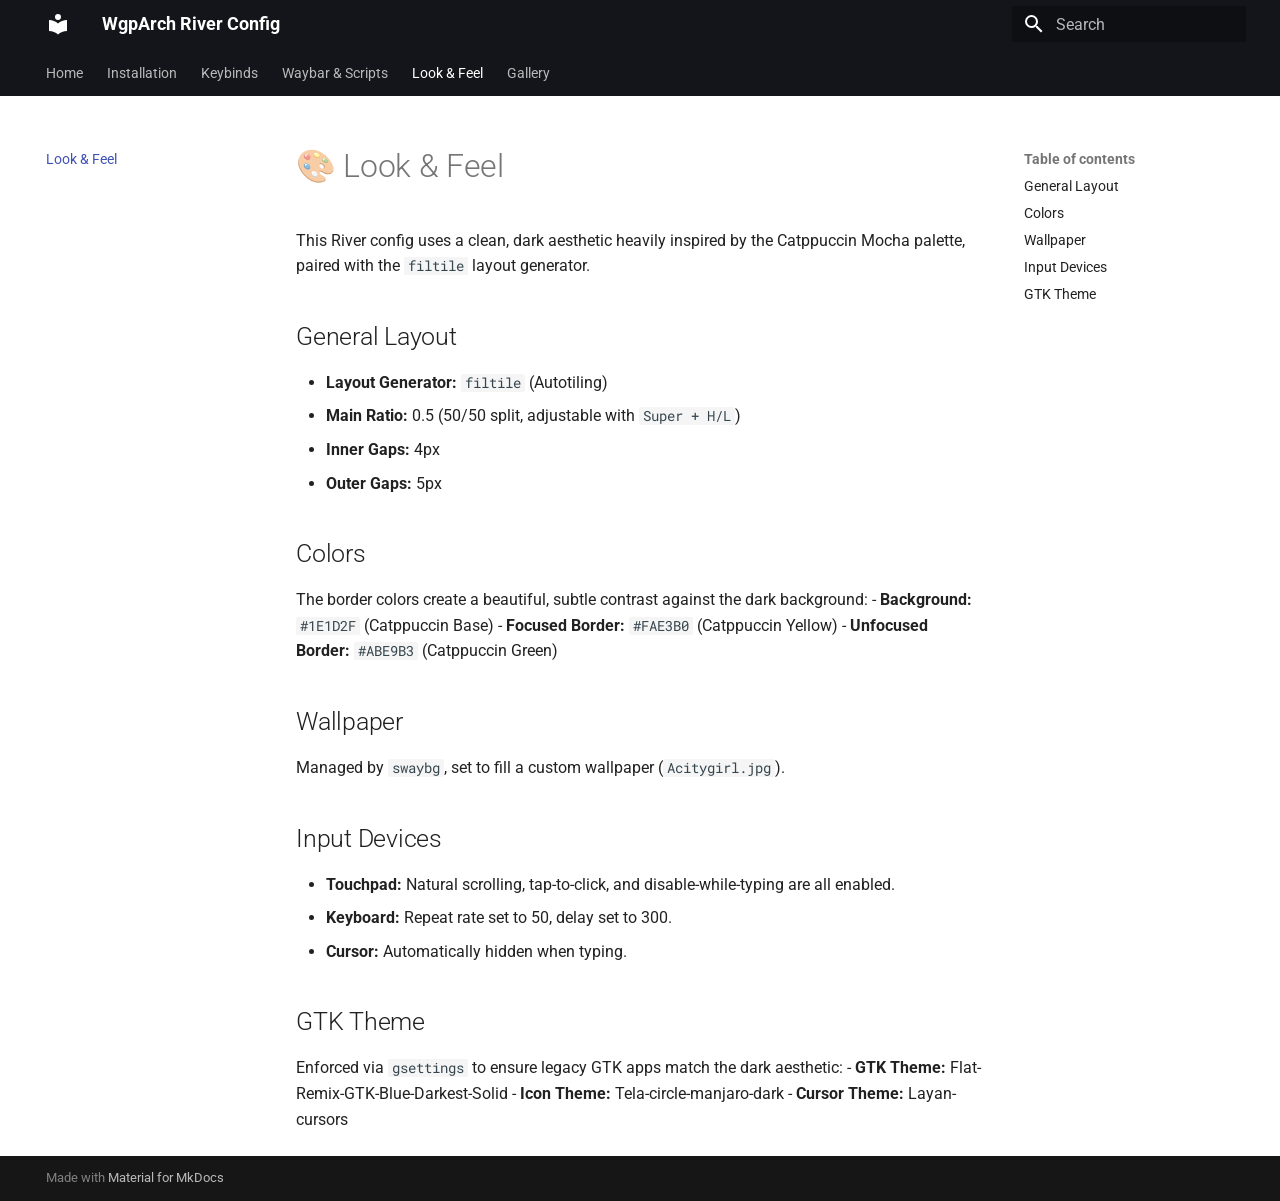
<file: theming/index.html>
<!doctype html>
<html lang="en" class="no-js">
  <head>
    
      <meta charset="utf-8">
      <meta name="viewport" content="width=device-width,initial-scale=1">
      
      
      
        <link rel="canonical" href="https://wgparch.github.io/river/theming/">
      
      
        <link rel="prev" href="../waybar/">
      
      
        <link rel="next" href="../gallery/">
      
      
        
      
      
      <link rel="icon" href="../assets/images/favicon.png">
      <meta name="generator" content="mkdocs-1.6.1, mkdocs-material-9.7.6">
    
    
      
        <title>Look & Feel - WgpArch River Config</title>
      
    
    
      <link rel="stylesheet" href="../assets/stylesheets/main.484c7ddc.min.css">
      
        
        <link rel="stylesheet" href="../assets/stylesheets/palette.ab4e12ef.min.css">
      
      


    
    
      
    
    
      
        
        
        <link rel="preconnect" href="https://fonts.gstatic.com" crossorigin>
        <link rel="stylesheet" href="https://fonts.googleapis.com/css?family=Roboto:300,300i,400,400i,700,700i%7CRoboto+Mono:400,400i,700,700i&display=fallback">
        <style>:root{--md-text-font:"Roboto";--md-code-font:"Roboto Mono"}</style>
      
    
    
    <script>__md_scope=new URL("..",location),__md_hash=e=>[...e].reduce(((e,_)=>(e<<5)-e+_.charCodeAt(0)),0),__md_get=(e,_=localStorage,t=__md_scope)=>JSON.parse(_.getItem(t.pathname+"."+e)),__md_set=(e,_,t=localStorage,a=__md_scope)=>{try{t.setItem(a.pathname+"."+e,JSON.stringify(_))}catch(e){}}</script>
    
      

    
    
  </head>
  
  
    
    
    
    
    
    <body dir="ltr" data-md-color-scheme="default" data-md-color-primary="black" data-md-color-accent="light-green">
  
    
    <input class="md-toggle" data-md-toggle="drawer" type="checkbox" id="__drawer" autocomplete="off">
    <input class="md-toggle" data-md-toggle="search" type="checkbox" id="__search" autocomplete="off">
    <label class="md-overlay" for="__drawer"></label>
    <div data-md-component="skip">
      
        
        <a href="#look-feel" class="md-skip">
          Skip to content
        </a>
      
    </div>
    <div data-md-component="announce">
      
    </div>
    
    
      

<header class="md-header" data-md-component="header">
  <nav class="md-header__inner md-grid" aria-label="Header">
    <a href=".." title="WgpArch River Config" class="md-header__button md-logo" aria-label="WgpArch River Config" data-md-component="logo">
      
  
  <svg xmlns="http://www.w3.org/2000/svg" viewBox="0 0 24 24"><path d="M12 8a3 3 0 0 0 3-3 3 3 0 0 0-3-3 3 3 0 0 0-3 3 3 3 0 0 0 3 3m0 3.54C9.64 9.35 6.5 8 3 8v11c3.5 0 6.64 1.35 9 3.54 2.36-2.19 5.5-3.54 9-3.54V8c-3.5 0-6.64 1.35-9 3.54"/></svg>

    </a>
    <label class="md-header__button md-icon" for="__drawer">
      
      <svg xmlns="http://www.w3.org/2000/svg" viewBox="0 0 24 24"><path d="M3 6h18v2H3zm0 5h18v2H3zm0 5h18v2H3z"/></svg>
    </label>
    <div class="md-header__title" data-md-component="header-title">
      <div class="md-header__ellipsis">
        <div class="md-header__topic">
          <span class="md-ellipsis">
            WgpArch River Config
          </span>
        </div>
        <div class="md-header__topic" data-md-component="header-topic">
          <span class="md-ellipsis">
            
              Look & Feel
            
          </span>
        </div>
      </div>
    </div>
    
      
    
    
    
    
      
      
        <label class="md-header__button md-icon" for="__search">
          
          <svg xmlns="http://www.w3.org/2000/svg" viewBox="0 0 24 24"><path d="M9.5 3A6.5 6.5 0 0 1 16 9.5c0 1.61-.59 3.09-1.56 4.23l.27.27h.79l5 5-1.5 1.5-5-5v-.79l-.27-.27A6.52 6.52 0 0 1 9.5 16 6.5 6.5 0 0 1 3 9.5 6.5 6.5 0 0 1 9.5 3m0 2C7 5 5 7 5 9.5S7 14 9.5 14 14 12 14 9.5 12 5 9.5 5"/></svg>
        </label>
        <div class="md-search" data-md-component="search" role="dialog">
  <label class="md-search__overlay" for="__search"></label>
  <div class="md-search__inner" role="search">
    <form class="md-search__form" name="search">
      <input type="text" class="md-search__input" name="query" aria-label="Search" placeholder="Search" autocapitalize="off" autocorrect="off" autocomplete="off" spellcheck="false" data-md-component="search-query" required>
      <label class="md-search__icon md-icon" for="__search">
        
        <svg xmlns="http://www.w3.org/2000/svg" viewBox="0 0 24 24"><path d="M9.5 3A6.5 6.5 0 0 1 16 9.5c0 1.61-.59 3.09-1.56 4.23l.27.27h.79l5 5-1.5 1.5-5-5v-.79l-.27-.27A6.52 6.52 0 0 1 9.5 16 6.5 6.5 0 0 1 3 9.5 6.5 6.5 0 0 1 9.5 3m0 2C7 5 5 7 5 9.5S7 14 9.5 14 14 12 14 9.5 12 5 9.5 5"/></svg>
        
        <svg xmlns="http://www.w3.org/2000/svg" viewBox="0 0 24 24"><path d="M20 11v2H8l5.5 5.5-1.42 1.42L4.16 12l7.92-7.92L13.5 5.5 8 11z"/></svg>
      </label>
      <nav class="md-search__options" aria-label="Search">
        
        <button type="reset" class="md-search__icon md-icon" title="Clear" aria-label="Clear" tabindex="-1">
          
          <svg xmlns="http://www.w3.org/2000/svg" viewBox="0 0 24 24"><path d="M19 6.41 17.59 5 12 10.59 6.41 5 5 6.41 10.59 12 5 17.59 6.41 19 12 13.41 17.59 19 19 17.59 13.41 12z"/></svg>
        </button>
      </nav>
      
    </form>
    <div class="md-search__output">
      <div class="md-search__scrollwrap" tabindex="0" data-md-scrollfix>
        <div class="md-search-result" data-md-component="search-result">
          <div class="md-search-result__meta">
            Initializing search
          </div>
          <ol class="md-search-result__list" role="presentation"></ol>
        </div>
      </div>
    </div>
  </div>
</div>
      
    
    
  </nav>
  
</header>
    
    <div class="md-container" data-md-component="container">
      
      
        
          
            
<nav class="md-tabs" aria-label="Tabs" data-md-component="tabs">
  <div class="md-grid">
    <ul class="md-tabs__list">
      
        
  
  
  
  
    <li class="md-tabs__item">
      <a href=".." class="md-tabs__link">
        
  
  
    
  
  Home

      </a>
    </li>
  

      
        
  
  
  
  
    <li class="md-tabs__item">
      <a href="../installation/" class="md-tabs__link">
        
  
  
    
  
  Installation

      </a>
    </li>
  

      
        
  
  
  
  
    <li class="md-tabs__item">
      <a href="../keybinds/" class="md-tabs__link">
        
  
  
    
  
  Keybinds

      </a>
    </li>
  

      
        
  
  
  
  
    <li class="md-tabs__item">
      <a href="../waybar/" class="md-tabs__link">
        
  
  
    
  
  Waybar & Scripts

      </a>
    </li>
  

      
        
  
  
  
    
  
  
    <li class="md-tabs__item md-tabs__item--active">
      <a href="./" class="md-tabs__link">
        
  
  
    
  
  Look & Feel

      </a>
    </li>
  

      
        
  
  
  
  
    <li class="md-tabs__item">
      <a href="../gallery/" class="md-tabs__link">
        
  
  
    
  
  Gallery

      </a>
    </li>
  

      
    </ul>
  </div>
</nav>
          
        
      
      <main class="md-main" data-md-component="main">
        <div class="md-main__inner md-grid">
          
            
              
              <div class="md-sidebar md-sidebar--primary" data-md-component="sidebar" data-md-type="navigation" >
                <div class="md-sidebar__scrollwrap">
                  <div class="md-sidebar__inner">
                    


  


<nav class="md-nav md-nav--primary md-nav--lifted" aria-label="Navigation" data-md-level="0">
  <label class="md-nav__title" for="__drawer">
    <a href=".." title="WgpArch River Config" class="md-nav__button md-logo" aria-label="WgpArch River Config" data-md-component="logo">
      
  
  <svg xmlns="http://www.w3.org/2000/svg" viewBox="0 0 24 24"><path d="M12 8a3 3 0 0 0 3-3 3 3 0 0 0-3-3 3 3 0 0 0-3 3 3 3 0 0 0 3 3m0 3.54C9.64 9.35 6.5 8 3 8v11c3.5 0 6.64 1.35 9 3.54 2.36-2.19 5.5-3.54 9-3.54V8c-3.5 0-6.64 1.35-9 3.54"/></svg>

    </a>
    WgpArch River Config
  </label>
  
  <ul class="md-nav__list" data-md-scrollfix>
    
      
      
  
  
  
  
    <li class="md-nav__item">
      <a href=".." class="md-nav__link">
        
  
  
  <span class="md-ellipsis">
    
  
    Home
  

    
  </span>
  
  

      </a>
    </li>
  

    
      
      
  
  
  
  
    <li class="md-nav__item">
      <a href="../installation/" class="md-nav__link">
        
  
  
  <span class="md-ellipsis">
    
  
    Installation
  

    
  </span>
  
  

      </a>
    </li>
  

    
      
      
  
  
  
  
    <li class="md-nav__item">
      <a href="../keybinds/" class="md-nav__link">
        
  
  
  <span class="md-ellipsis">
    
  
    Keybinds
  

    
  </span>
  
  

      </a>
    </li>
  

    
      
      
  
  
  
  
    <li class="md-nav__item">
      <a href="../waybar/" class="md-nav__link">
        
  
  
  <span class="md-ellipsis">
    
  
    Waybar & Scripts
  

    
  </span>
  
  

      </a>
    </li>
  

    
      
      
  
  
    
  
  
  
    <li class="md-nav__item md-nav__item--active">
      
      <input class="md-nav__toggle md-toggle" type="checkbox" id="__toc">
      
      
        
      
      
        <label class="md-nav__link md-nav__link--active" for="__toc">
          
  
  
  <span class="md-ellipsis">
    
  
    Look & Feel
  

    
  </span>
  
  

          <span class="md-nav__icon md-icon"></span>
        </label>
      
      <a href="./" class="md-nav__link md-nav__link--active">
        
  
  
  <span class="md-ellipsis">
    
  
    Look & Feel
  

    
  </span>
  
  

      </a>
      
        

<nav class="md-nav md-nav--secondary" aria-label="Table of contents">
  
  
  
    
  
  
    <label class="md-nav__title" for="__toc">
      <span class="md-nav__icon md-icon"></span>
      Table of contents
    </label>
    <ul class="md-nav__list" data-md-component="toc" data-md-scrollfix>
      
        <li class="md-nav__item">
  <a href="#general-layout" class="md-nav__link">
    <span class="md-ellipsis">
      
        General Layout
      
    </span>
  </a>
  
</li>
      
        <li class="md-nav__item">
  <a href="#colors" class="md-nav__link">
    <span class="md-ellipsis">
      
        Colors
      
    </span>
  </a>
  
</li>
      
        <li class="md-nav__item">
  <a href="#wallpaper" class="md-nav__link">
    <span class="md-ellipsis">
      
        Wallpaper
      
    </span>
  </a>
  
</li>
      
        <li class="md-nav__item">
  <a href="#input-devices" class="md-nav__link">
    <span class="md-ellipsis">
      
        Input Devices
      
    </span>
  </a>
  
</li>
      
        <li class="md-nav__item">
  <a href="#gtk-theme" class="md-nav__link">
    <span class="md-ellipsis">
      
        GTK Theme
      
    </span>
  </a>
  
</li>
      
    </ul>
  
</nav>
      
    </li>
  

    
      
      
  
  
  
  
    <li class="md-nav__item">
      <a href="../gallery/" class="md-nav__link">
        
  
  
  <span class="md-ellipsis">
    
  
    Gallery
  

    
  </span>
  
  

      </a>
    </li>
  

    
  </ul>
</nav>
                  </div>
                </div>
              </div>
            
            
              
              <div class="md-sidebar md-sidebar--secondary" data-md-component="sidebar" data-md-type="toc" >
                <div class="md-sidebar__scrollwrap">
                  <div class="md-sidebar__inner">
                    

<nav class="md-nav md-nav--secondary" aria-label="Table of contents">
  
  
  
    
  
  
    <label class="md-nav__title" for="__toc">
      <span class="md-nav__icon md-icon"></span>
      Table of contents
    </label>
    <ul class="md-nav__list" data-md-component="toc" data-md-scrollfix>
      
        <li class="md-nav__item">
  <a href="#general-layout" class="md-nav__link">
    <span class="md-ellipsis">
      
        General Layout
      
    </span>
  </a>
  
</li>
      
        <li class="md-nav__item">
  <a href="#colors" class="md-nav__link">
    <span class="md-ellipsis">
      
        Colors
      
    </span>
  </a>
  
</li>
      
        <li class="md-nav__item">
  <a href="#wallpaper" class="md-nav__link">
    <span class="md-ellipsis">
      
        Wallpaper
      
    </span>
  </a>
  
</li>
      
        <li class="md-nav__item">
  <a href="#input-devices" class="md-nav__link">
    <span class="md-ellipsis">
      
        Input Devices
      
    </span>
  </a>
  
</li>
      
        <li class="md-nav__item">
  <a href="#gtk-theme" class="md-nav__link">
    <span class="md-ellipsis">
      
        GTK Theme
      
    </span>
  </a>
  
</li>
      
    </ul>
  
</nav>
                  </div>
                </div>
              </div>
            
          
          
            <div class="md-content" data-md-component="content">
              
              <article class="md-content__inner md-typeset">
                
                  



<h1 id="look-feel">🎨 Look &amp; Feel</h1>
<p>This River config uses a clean, dark aesthetic heavily inspired by the Catppuccin Mocha palette, paired with the <code>filtile</code> layout generator.</p>
<h2 id="general-layout">General Layout</h2>
<ul>
<li><strong>Layout Generator:</strong> <code>filtile</code> (Autotiling)</li>
<li><strong>Main Ratio:</strong> 0.5 (50/50 split, adjustable with <code>Super + H/L</code>)</li>
<li><strong>Inner Gaps:</strong> 4px</li>
<li><strong>Outer Gaps:</strong> 5px</li>
</ul>
<h2 id="colors">Colors</h2>
<p>The border colors create a beautiful, subtle contrast against the dark background:
- <strong>Background:</strong> <code>#1E1D2F</code> (Catppuccin Base)
- <strong>Focused Border:</strong> <code>#FAE3B0</code> (Catppuccin Yellow)
- <strong>Unfocused Border:</strong> <code>#ABE9B3</code> (Catppuccin Green)</p>
<h2 id="wallpaper">Wallpaper</h2>
<p>Managed by <code>swaybg</code>, set to fill a custom wallpaper (<code>Acitygirl.jpg</code>).</p>
<h2 id="input-devices">Input Devices</h2>
<ul>
<li><strong>Touchpad:</strong> Natural scrolling, tap-to-click, and disable-while-typing are all enabled.</li>
<li><strong>Keyboard:</strong> Repeat rate set to 50, delay set to 300.</li>
<li><strong>Cursor:</strong> Automatically hidden when typing.</li>
</ul>
<h2 id="gtk-theme">GTK Theme</h2>
<p>Enforced via <code>gsettings</code> to ensure legacy GTK apps match the dark aesthetic:
- <strong>GTK Theme:</strong> Flat-Remix-GTK-Blue-Darkest-Solid
- <strong>Icon Theme:</strong> Tela-circle-manjaro-dark
- <strong>Cursor Theme:</strong> Layan-cursors</p>












                
              </article>
            </div>
          
          
<script>var target=document.getElementById(location.hash.slice(1));target&&target.name&&(target.checked=target.name.startsWith("__tabbed_"))</script>
        </div>
        
      </main>
      
        <footer class="md-footer">
  
  <div class="md-footer-meta md-typeset">
    <div class="md-footer-meta__inner md-grid">
      <div class="md-copyright">
  
  
    Made with
    <a href="https://squidfunk.github.io/mkdocs-material/" target="_blank" rel="noopener">
      Material for MkDocs
    </a>
  
</div>
      
    </div>
  </div>
</footer>
      
    </div>
    <div class="md-dialog" data-md-component="dialog">
      <div class="md-dialog__inner md-typeset"></div>
    </div>
    
    
    
      
      
      <script id="__config" type="application/json">{"annotate": null, "base": "..", "features": ["navigation.tabs", "navigation.expand"], "search": "../assets/javascripts/workers/search.2c215733.min.js", "tags": null, "translations": {"clipboard.copied": "Copied to clipboard", "clipboard.copy": "Copy to clipboard", "search.result.more.one": "1 more on this page", "search.result.more.other": "# more on this page", "search.result.none": "No matching documents", "search.result.one": "1 matching document", "search.result.other": "# matching documents", "search.result.placeholder": "Type to start searching", "search.result.term.missing": "Missing", "select.version": "Select version"}, "version": null}</script>
    
    
      <script src="../assets/javascripts/bundle.79ae519e.min.js"></script>
      
    
  </body>
</html>
</file>
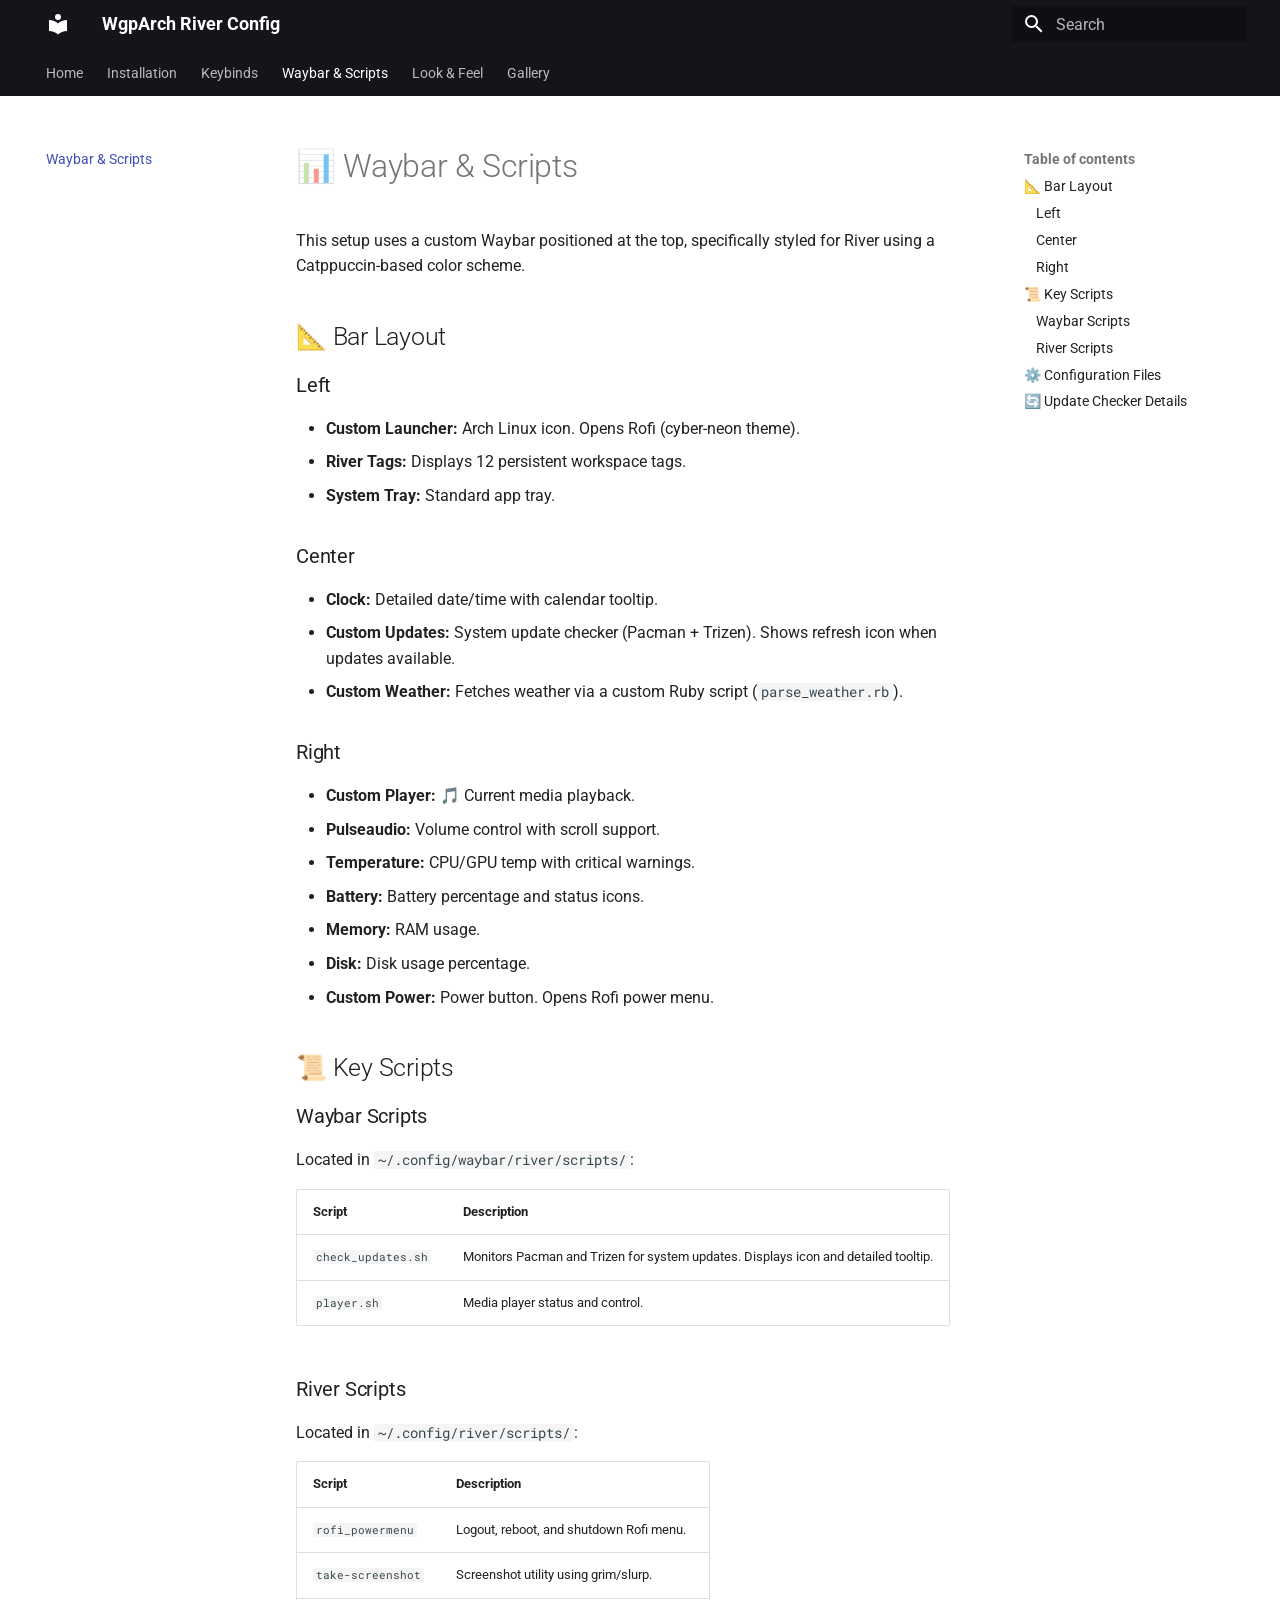
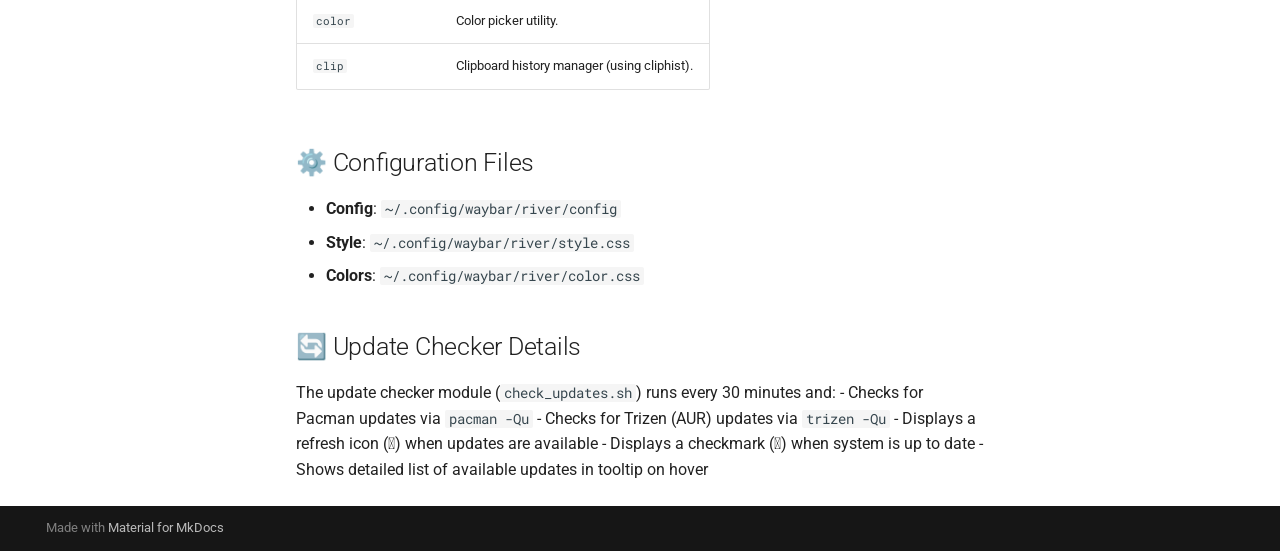
<file: waybar/index.html>
<!doctype html>
<html lang="en" class="no-js">
  <head>
    
      <meta charset="utf-8">
      <meta name="viewport" content="width=device-width,initial-scale=1">
      
      
      
        <link rel="canonical" href="https://wgparch.github.io/river/waybar/">
      
      
        <link rel="prev" href="../keybinds/">
      
      
        <link rel="next" href="../theming/">
      
      
        
      
      
      <link rel="icon" href="../assets/images/favicon.png">
      <meta name="generator" content="mkdocs-1.6.1, mkdocs-material-9.7.6">
    
    
      
        <title>Waybar & Scripts - WgpArch River Config</title>
      
    
    
      <link rel="stylesheet" href="../assets/stylesheets/main.484c7ddc.min.css">
      
        
        <link rel="stylesheet" href="../assets/stylesheets/palette.ab4e12ef.min.css">
      
      


    
    
      
    
    
      
        
        
        <link rel="preconnect" href="https://fonts.gstatic.com" crossorigin>
        <link rel="stylesheet" href="https://fonts.googleapis.com/css?family=Roboto:300,300i,400,400i,700,700i%7CRoboto+Mono:400,400i,700,700i&display=fallback">
        <style>:root{--md-text-font:"Roboto";--md-code-font:"Roboto Mono"}</style>
      
    
    
    <script>__md_scope=new URL("..",location),__md_hash=e=>[...e].reduce(((e,_)=>(e<<5)-e+_.charCodeAt(0)),0),__md_get=(e,_=localStorage,t=__md_scope)=>JSON.parse(_.getItem(t.pathname+"."+e)),__md_set=(e,_,t=localStorage,a=__md_scope)=>{try{t.setItem(a.pathname+"."+e,JSON.stringify(_))}catch(e){}}</script>
    
      

    
    
  </head>
  
  
    
    
    
    
    
    <body dir="ltr" data-md-color-scheme="default" data-md-color-primary="black" data-md-color-accent="light-green">
  
    
    <input class="md-toggle" data-md-toggle="drawer" type="checkbox" id="__drawer" autocomplete="off">
    <input class="md-toggle" data-md-toggle="search" type="checkbox" id="__search" autocomplete="off">
    <label class="md-overlay" for="__drawer"></label>
    <div data-md-component="skip">
      
        
        <a href="#waybar-scripts" class="md-skip">
          Skip to content
        </a>
      
    </div>
    <div data-md-component="announce">
      
    </div>
    
    
      

<header class="md-header" data-md-component="header">
  <nav class="md-header__inner md-grid" aria-label="Header">
    <a href=".." title="WgpArch River Config" class="md-header__button md-logo" aria-label="WgpArch River Config" data-md-component="logo">
      
  
  <svg xmlns="http://www.w3.org/2000/svg" viewBox="0 0 24 24"><path d="M12 8a3 3 0 0 0 3-3 3 3 0 0 0-3-3 3 3 0 0 0-3 3 3 3 0 0 0 3 3m0 3.54C9.64 9.35 6.5 8 3 8v11c3.5 0 6.64 1.35 9 3.54 2.36-2.19 5.5-3.54 9-3.54V8c-3.5 0-6.64 1.35-9 3.54"/></svg>

    </a>
    <label class="md-header__button md-icon" for="__drawer">
      
      <svg xmlns="http://www.w3.org/2000/svg" viewBox="0 0 24 24"><path d="M3 6h18v2H3zm0 5h18v2H3zm0 5h18v2H3z"/></svg>
    </label>
    <div class="md-header__title" data-md-component="header-title">
      <div class="md-header__ellipsis">
        <div class="md-header__topic">
          <span class="md-ellipsis">
            WgpArch River Config
          </span>
        </div>
        <div class="md-header__topic" data-md-component="header-topic">
          <span class="md-ellipsis">
            
              Waybar & Scripts
            
          </span>
        </div>
      </div>
    </div>
    
      
    
    
    
    
      
      
        <label class="md-header__button md-icon" for="__search">
          
          <svg xmlns="http://www.w3.org/2000/svg" viewBox="0 0 24 24"><path d="M9.5 3A6.5 6.5 0 0 1 16 9.5c0 1.61-.59 3.09-1.56 4.23l.27.27h.79l5 5-1.5 1.5-5-5v-.79l-.27-.27A6.52 6.52 0 0 1 9.5 16 6.5 6.5 0 0 1 3 9.5 6.5 6.5 0 0 1 9.5 3m0 2C7 5 5 7 5 9.5S7 14 9.5 14 14 12 14 9.5 12 5 9.5 5"/></svg>
        </label>
        <div class="md-search" data-md-component="search" role="dialog">
  <label class="md-search__overlay" for="__search"></label>
  <div class="md-search__inner" role="search">
    <form class="md-search__form" name="search">
      <input type="text" class="md-search__input" name="query" aria-label="Search" placeholder="Search" autocapitalize="off" autocorrect="off" autocomplete="off" spellcheck="false" data-md-component="search-query" required>
      <label class="md-search__icon md-icon" for="__search">
        
        <svg xmlns="http://www.w3.org/2000/svg" viewBox="0 0 24 24"><path d="M9.5 3A6.5 6.5 0 0 1 16 9.5c0 1.61-.59 3.09-1.56 4.23l.27.27h.79l5 5-1.5 1.5-5-5v-.79l-.27-.27A6.52 6.52 0 0 1 9.5 16 6.5 6.5 0 0 1 3 9.5 6.5 6.5 0 0 1 9.5 3m0 2C7 5 5 7 5 9.5S7 14 9.5 14 14 12 14 9.5 12 5 9.5 5"/></svg>
        
        <svg xmlns="http://www.w3.org/2000/svg" viewBox="0 0 24 24"><path d="M20 11v2H8l5.5 5.5-1.42 1.42L4.16 12l7.92-7.92L13.5 5.5 8 11z"/></svg>
      </label>
      <nav class="md-search__options" aria-label="Search">
        
        <button type="reset" class="md-search__icon md-icon" title="Clear" aria-label="Clear" tabindex="-1">
          
          <svg xmlns="http://www.w3.org/2000/svg" viewBox="0 0 24 24"><path d="M19 6.41 17.59 5 12 10.59 6.41 5 5 6.41 10.59 12 5 17.59 6.41 19 12 13.41 17.59 19 19 17.59 13.41 12z"/></svg>
        </button>
      </nav>
      
    </form>
    <div class="md-search__output">
      <div class="md-search__scrollwrap" tabindex="0" data-md-scrollfix>
        <div class="md-search-result" data-md-component="search-result">
          <div class="md-search-result__meta">
            Initializing search
          </div>
          <ol class="md-search-result__list" role="presentation"></ol>
        </div>
      </div>
    </div>
  </div>
</div>
      
    
    
  </nav>
  
</header>
    
    <div class="md-container" data-md-component="container">
      
      
        
          
            
<nav class="md-tabs" aria-label="Tabs" data-md-component="tabs">
  <div class="md-grid">
    <ul class="md-tabs__list">
      
        
  
  
  
  
    <li class="md-tabs__item">
      <a href=".." class="md-tabs__link">
        
  
  
    
  
  Home

      </a>
    </li>
  

      
        
  
  
  
  
    <li class="md-tabs__item">
      <a href="../installation/" class="md-tabs__link">
        
  
  
    
  
  Installation

      </a>
    </li>
  

      
        
  
  
  
  
    <li class="md-tabs__item">
      <a href="../keybinds/" class="md-tabs__link">
        
  
  
    
  
  Keybinds

      </a>
    </li>
  

      
        
  
  
  
    
  
  
    <li class="md-tabs__item md-tabs__item--active">
      <a href="./" class="md-tabs__link">
        
  
  
    
  
  Waybar & Scripts

      </a>
    </li>
  

      
        
  
  
  
  
    <li class="md-tabs__item">
      <a href="../theming/" class="md-tabs__link">
        
  
  
    
  
  Look & Feel

      </a>
    </li>
  

      
        
  
  
  
  
    <li class="md-tabs__item">
      <a href="../gallery/" class="md-tabs__link">
        
  
  
    
  
  Gallery

      </a>
    </li>
  

      
    </ul>
  </div>
</nav>
          
        
      
      <main class="md-main" data-md-component="main">
        <div class="md-main__inner md-grid">
          
            
              
              <div class="md-sidebar md-sidebar--primary" data-md-component="sidebar" data-md-type="navigation" >
                <div class="md-sidebar__scrollwrap">
                  <div class="md-sidebar__inner">
                    


  


<nav class="md-nav md-nav--primary md-nav--lifted" aria-label="Navigation" data-md-level="0">
  <label class="md-nav__title" for="__drawer">
    <a href=".." title="WgpArch River Config" class="md-nav__button md-logo" aria-label="WgpArch River Config" data-md-component="logo">
      
  
  <svg xmlns="http://www.w3.org/2000/svg" viewBox="0 0 24 24"><path d="M12 8a3 3 0 0 0 3-3 3 3 0 0 0-3-3 3 3 0 0 0-3 3 3 3 0 0 0 3 3m0 3.54C9.64 9.35 6.5 8 3 8v11c3.5 0 6.64 1.35 9 3.54 2.36-2.19 5.5-3.54 9-3.54V8c-3.5 0-6.64 1.35-9 3.54"/></svg>

    </a>
    WgpArch River Config
  </label>
  
  <ul class="md-nav__list" data-md-scrollfix>
    
      
      
  
  
  
  
    <li class="md-nav__item">
      <a href=".." class="md-nav__link">
        
  
  
  <span class="md-ellipsis">
    
  
    Home
  

    
  </span>
  
  

      </a>
    </li>
  

    
      
      
  
  
  
  
    <li class="md-nav__item">
      <a href="../installation/" class="md-nav__link">
        
  
  
  <span class="md-ellipsis">
    
  
    Installation
  

    
  </span>
  
  

      </a>
    </li>
  

    
      
      
  
  
  
  
    <li class="md-nav__item">
      <a href="../keybinds/" class="md-nav__link">
        
  
  
  <span class="md-ellipsis">
    
  
    Keybinds
  

    
  </span>
  
  

      </a>
    </li>
  

    
      
      
  
  
    
  
  
  
    <li class="md-nav__item md-nav__item--active">
      
      <input class="md-nav__toggle md-toggle" type="checkbox" id="__toc">
      
      
        
      
      
        <label class="md-nav__link md-nav__link--active" for="__toc">
          
  
  
  <span class="md-ellipsis">
    
  
    Waybar & Scripts
  

    
  </span>
  
  

          <span class="md-nav__icon md-icon"></span>
        </label>
      
      <a href="./" class="md-nav__link md-nav__link--active">
        
  
  
  <span class="md-ellipsis">
    
  
    Waybar & Scripts
  

    
  </span>
  
  

      </a>
      
        

<nav class="md-nav md-nav--secondary" aria-label="Table of contents">
  
  
  
    
  
  
    <label class="md-nav__title" for="__toc">
      <span class="md-nav__icon md-icon"></span>
      Table of contents
    </label>
    <ul class="md-nav__list" data-md-component="toc" data-md-scrollfix>
      
        <li class="md-nav__item">
  <a href="#bar-layout" class="md-nav__link">
    <span class="md-ellipsis">
      
        📐 Bar Layout
      
    </span>
  </a>
  
    <nav class="md-nav" aria-label="📐 Bar Layout">
      <ul class="md-nav__list">
        
          <li class="md-nav__item">
  <a href="#left" class="md-nav__link">
    <span class="md-ellipsis">
      
        Left
      
    </span>
  </a>
  
</li>
        
          <li class="md-nav__item">
  <a href="#center" class="md-nav__link">
    <span class="md-ellipsis">
      
        Center
      
    </span>
  </a>
  
</li>
        
          <li class="md-nav__item">
  <a href="#right" class="md-nav__link">
    <span class="md-ellipsis">
      
        Right
      
    </span>
  </a>
  
</li>
        
      </ul>
    </nav>
  
</li>
      
        <li class="md-nav__item">
  <a href="#key-scripts" class="md-nav__link">
    <span class="md-ellipsis">
      
        📜 Key Scripts
      
    </span>
  </a>
  
    <nav class="md-nav" aria-label="📜 Key Scripts">
      <ul class="md-nav__list">
        
          <li class="md-nav__item">
  <a href="#waybar-scripts_1" class="md-nav__link">
    <span class="md-ellipsis">
      
        Waybar Scripts
      
    </span>
  </a>
  
</li>
        
          <li class="md-nav__item">
  <a href="#river-scripts" class="md-nav__link">
    <span class="md-ellipsis">
      
        River Scripts
      
    </span>
  </a>
  
</li>
        
      </ul>
    </nav>
  
</li>
      
        <li class="md-nav__item">
  <a href="#configuration-files" class="md-nav__link">
    <span class="md-ellipsis">
      
        ⚙️ Configuration Files
      
    </span>
  </a>
  
</li>
      
        <li class="md-nav__item">
  <a href="#update-checker-details" class="md-nav__link">
    <span class="md-ellipsis">
      
        🔄 Update Checker Details
      
    </span>
  </a>
  
</li>
      
    </ul>
  
</nav>
      
    </li>
  

    
      
      
  
  
  
  
    <li class="md-nav__item">
      <a href="../theming/" class="md-nav__link">
        
  
  
  <span class="md-ellipsis">
    
  
    Look & Feel
  

    
  </span>
  
  

      </a>
    </li>
  

    
      
      
  
  
  
  
    <li class="md-nav__item">
      <a href="../gallery/" class="md-nav__link">
        
  
  
  <span class="md-ellipsis">
    
  
    Gallery
  

    
  </span>
  
  

      </a>
    </li>
  

    
  </ul>
</nav>
                  </div>
                </div>
              </div>
            
            
              
              <div class="md-sidebar md-sidebar--secondary" data-md-component="sidebar" data-md-type="toc" >
                <div class="md-sidebar__scrollwrap">
                  <div class="md-sidebar__inner">
                    

<nav class="md-nav md-nav--secondary" aria-label="Table of contents">
  
  
  
    
  
  
    <label class="md-nav__title" for="__toc">
      <span class="md-nav__icon md-icon"></span>
      Table of contents
    </label>
    <ul class="md-nav__list" data-md-component="toc" data-md-scrollfix>
      
        <li class="md-nav__item">
  <a href="#bar-layout" class="md-nav__link">
    <span class="md-ellipsis">
      
        📐 Bar Layout
      
    </span>
  </a>
  
    <nav class="md-nav" aria-label="📐 Bar Layout">
      <ul class="md-nav__list">
        
          <li class="md-nav__item">
  <a href="#left" class="md-nav__link">
    <span class="md-ellipsis">
      
        Left
      
    </span>
  </a>
  
</li>
        
          <li class="md-nav__item">
  <a href="#center" class="md-nav__link">
    <span class="md-ellipsis">
      
        Center
      
    </span>
  </a>
  
</li>
        
          <li class="md-nav__item">
  <a href="#right" class="md-nav__link">
    <span class="md-ellipsis">
      
        Right
      
    </span>
  </a>
  
</li>
        
      </ul>
    </nav>
  
</li>
      
        <li class="md-nav__item">
  <a href="#key-scripts" class="md-nav__link">
    <span class="md-ellipsis">
      
        📜 Key Scripts
      
    </span>
  </a>
  
    <nav class="md-nav" aria-label="📜 Key Scripts">
      <ul class="md-nav__list">
        
          <li class="md-nav__item">
  <a href="#waybar-scripts_1" class="md-nav__link">
    <span class="md-ellipsis">
      
        Waybar Scripts
      
    </span>
  </a>
  
</li>
        
          <li class="md-nav__item">
  <a href="#river-scripts" class="md-nav__link">
    <span class="md-ellipsis">
      
        River Scripts
      
    </span>
  </a>
  
</li>
        
      </ul>
    </nav>
  
</li>
      
        <li class="md-nav__item">
  <a href="#configuration-files" class="md-nav__link">
    <span class="md-ellipsis">
      
        ⚙️ Configuration Files
      
    </span>
  </a>
  
</li>
      
        <li class="md-nav__item">
  <a href="#update-checker-details" class="md-nav__link">
    <span class="md-ellipsis">
      
        🔄 Update Checker Details
      
    </span>
  </a>
  
</li>
      
    </ul>
  
</nav>
                  </div>
                </div>
              </div>
            
          
          
            <div class="md-content" data-md-component="content">
              
              <article class="md-content__inner md-typeset">
                
                  



<h1 id="waybar-scripts">📊 Waybar &amp; Scripts</h1>
<p>This setup uses a custom Waybar positioned at the top, specifically styled for River using a Catppuccin-based color scheme.</p>
<h2 id="bar-layout">📐 Bar Layout</h2>
<h3 id="left">Left</h3>
<ul>
<li><strong>Custom Launcher:</strong> Arch Linux icon. Opens Rofi (cyber-neon theme).</li>
<li><strong>River Tags:</strong> Displays 12 persistent workspace tags.</li>
<li><strong>System Tray:</strong> Standard app tray.</li>
</ul>
<h3 id="center">Center</h3>
<ul>
<li><strong>Clock:</strong> Detailed date/time with calendar tooltip.</li>
<li><strong>Custom Updates:</strong> System update checker (Pacman + Trizen). Shows refresh icon when updates available.</li>
<li><strong>Custom Weather:</strong> Fetches weather via a custom Ruby script (<code>parse_weather.rb</code>).</li>
</ul>
<h3 id="right">Right</h3>
<ul>
<li><strong>Custom Player:</strong> 🎵 Current media playback.</li>
<li><strong>Pulseaudio:</strong> Volume control with scroll support.</li>
<li><strong>Temperature:</strong> CPU/GPU temp with critical warnings.</li>
<li><strong>Battery:</strong> Battery percentage and status icons.</li>
<li><strong>Memory:</strong> RAM usage.</li>
<li><strong>Disk:</strong> Disk usage percentage.</li>
<li><strong>Custom Power:</strong> Power button. Opens Rofi power menu.</li>
</ul>
<h2 id="key-scripts">📜 Key Scripts</h2>
<h3 id="waybar-scripts_1">Waybar Scripts</h3>
<p>Located in <code>~/.config/waybar/river/scripts/</code>:</p>
<table>
<thead>
<tr>
<th style="text-align: left;">Script</th>
<th style="text-align: left;">Description</th>
</tr>
</thead>
<tbody>
<tr>
<td style="text-align: left;"><code>check_updates.sh</code></td>
<td style="text-align: left;">Monitors Pacman and Trizen for system updates. Displays icon and detailed tooltip.</td>
</tr>
<tr>
<td style="text-align: left;"><code>player.sh</code></td>
<td style="text-align: left;">Media player status and control.</td>
</tr>
</tbody>
</table>
<h3 id="river-scripts">River Scripts</h3>
<p>Located in <code>~/.config/river/scripts/</code>:</p>
<table>
<thead>
<tr>
<th style="text-align: left;">Script</th>
<th style="text-align: left;">Description</th>
</tr>
</thead>
<tbody>
<tr>
<td style="text-align: left;"><code>rofi_powermenu</code></td>
<td style="text-align: left;">Logout, reboot, and shutdown Rofi menu.</td>
</tr>
<tr>
<td style="text-align: left;"><code>take-screenshot</code></td>
<td style="text-align: left;">Screenshot utility using grim/slurp.</td>
</tr>
<tr>
<td style="text-align: left;"><code>color</code></td>
<td style="text-align: left;">Color picker utility.</td>
</tr>
<tr>
<td style="text-align: left;"><code>clip</code></td>
<td style="text-align: left;">Clipboard history manager (using cliphist).</td>
</tr>
</tbody>
</table>
<h2 id="configuration-files">⚙️ Configuration Files</h2>
<ul>
<li><strong>Config</strong>: <code>~/.config/waybar/river/config</code></li>
<li><strong>Style</strong>: <code>~/.config/waybar/river/style.css</code></li>
<li><strong>Colors</strong>: <code>~/.config/waybar/river/color.css</code></li>
</ul>
<h2 id="update-checker-details">🔄 Update Checker Details</h2>
<p>The update checker module (<code>check_updates.sh</code>) runs every 30 minutes and:
- Checks for Pacman updates via <code>pacman -Qu</code>
- Checks for Trizen (AUR) updates via <code>trizen -Qu</code>
- Displays a refresh icon () when updates are available
- Displays a checkmark () when system is up to date
- Shows detailed list of available updates in tooltip on hover</p>












                
              </article>
            </div>
          
          
<script>var target=document.getElementById(location.hash.slice(1));target&&target.name&&(target.checked=target.name.startsWith("__tabbed_"))</script>
        </div>
        
      </main>
      
        <footer class="md-footer">
  
  <div class="md-footer-meta md-typeset">
    <div class="md-footer-meta__inner md-grid">
      <div class="md-copyright">
  
  
    Made with
    <a href="https://squidfunk.github.io/mkdocs-material/" target="_blank" rel="noopener">
      Material for MkDocs
    </a>
  
</div>
      
    </div>
  </div>
</footer>
      
    </div>
    <div class="md-dialog" data-md-component="dialog">
      <div class="md-dialog__inner md-typeset"></div>
    </div>
    
    
    
      
      
      <script id="__config" type="application/json">{"annotate": null, "base": "..", "features": ["navigation.tabs", "navigation.expand"], "search": "../assets/javascripts/workers/search.2c215733.min.js", "tags": null, "translations": {"clipboard.copied": "Copied to clipboard", "clipboard.copy": "Copy to clipboard", "search.result.more.one": "1 more on this page", "search.result.more.other": "# more on this page", "search.result.none": "No matching documents", "search.result.one": "1 matching document", "search.result.other": "# matching documents", "search.result.placeholder": "Type to start searching", "search.result.term.missing": "Missing", "select.version": "Select version"}, "version": null}</script>
    
    
      <script src="../assets/javascripts/bundle.79ae519e.min.js"></script>
      
    
  </body>
</html>
</file>
<file: assets/stylesheets/main.484c7ddc.min.css>
@charset "UTF-8";html{-webkit-text-size-adjust:none;-moz-text-size-adjust:none;text-size-adjust:none;box-sizing:border-box}*,:after,:before{box-sizing:inherit}@media (prefers-reduced-motion){*,:after,:before{transition:none!important}}body{margin:0}a,button,input,label{-webkit-tap-highlight-color:transparent}a{color:inherit;text-decoration:none}hr{border:0;box-sizing:initial;display:block;height:.05rem;overflow:visible;padding:0}small{font-size:80%}sub,sup{line-height:1em}img{border-style:none}table{border-collapse:initial;border-spacing:0}td,th{font-weight:400;vertical-align:top}button{background:#0000;border:0;font-family:inherit;font-size:inherit;margin:0;padding:0}input{border:0;outline:none}:root{--md-primary-fg-color:#4051b5;--md-primary-fg-color--light:#5d6cc0;--md-primary-fg-color--dark:#303fa1;--md-primary-bg-color:#fff;--md-primary-bg-color--light:#ffffffb3;--md-accent-fg-color:#526cfe;--md-accent-fg-color--transparent:#526cfe1a;--md-accent-bg-color:#fff;--md-accent-bg-color--light:#ffffffb3}[data-md-color-scheme=default]{color-scheme:light}[data-md-color-scheme=default] img[src$="#gh-dark-mode-only"],[data-md-color-scheme=default] img[src$="#only-dark"]{display:none}:root,[data-md-color-scheme=default]{--md-hue:225deg;--md-default-fg-color:#000000de;--md-default-fg-color--light:#0000008a;--md-default-fg-color--lighter:#00000052;--md-default-fg-color--lightest:#00000012;--md-default-bg-color:#fff;--md-default-bg-color--light:#ffffffb3;--md-default-bg-color--lighter:#ffffff4d;--md-default-bg-color--lightest:#ffffff1f;--md-code-fg-color:#36464e;--md-code-bg-color:#f5f5f5;--md-code-bg-color--light:#f5f5f5b3;--md-code-bg-color--lighter:#f5f5f54d;--md-code-hl-color:#4287ff;--md-code-hl-color--light:#4287ff1a;--md-code-hl-number-color:#d52a2a;--md-code-hl-special-color:#db1457;--md-code-hl-function-color:#a846b9;--md-code-hl-constant-color:#6e59d9;--md-code-hl-keyword-color:#3f6ec6;--md-code-hl-string-color:#1c7d4d;--md-code-hl-name-color:var(--md-code-fg-color);--md-code-hl-operator-color:var(--md-default-fg-color--light);--md-code-hl-punctuation-color:var(--md-default-fg-color--light);--md-code-hl-comment-color:var(--md-default-fg-color--light);--md-code-hl-generic-color:var(--md-default-fg-color--light);--md-code-hl-variable-color:var(--md-default-fg-color--light);--md-typeset-color:var(--md-default-fg-color);--md-typeset-a-color:var(--md-primary-fg-color);--md-typeset-del-color:#f5503d26;--md-typeset-ins-color:#0bd57026;--md-typeset-kbd-color:#fafafa;--md-typeset-kbd-accent-color:#fff;--md-typeset-kbd-border-color:#b8b8b8;--md-typeset-mark-color:#ffff0080;--md-typeset-table-color:#0000001f;--md-typeset-table-color--light:rgba(0,0,0,.035);--md-admonition-fg-color:var(--md-default-fg-color);--md-admonition-bg-color:var(--md-default-bg-color);--md-warning-fg-color:#000000de;--md-warning-bg-color:#ff9;--md-footer-fg-color:#fff;--md-footer-fg-color--light:#ffffffb3;--md-footer-fg-color--lighter:#ffffff73;--md-footer-bg-color:#000000de;--md-footer-bg-color--dark:#00000052;--md-shadow-z1:0 0.2rem 0.5rem #0000000d,0 0 0.05rem #0000001a;--md-shadow-z2:0 0.2rem 0.5rem #0000001a,0 0 0.05rem #00000040;--md-shadow-z3:0 0.2rem 0.5rem #0003,0 0 0.05rem #00000059}.md-icon svg{fill:currentcolor;display:block;height:1.2rem;width:1.2rem}body{-webkit-font-smoothing:antialiased;-moz-osx-font-smoothing:grayscale;--md-text-font-family:var(--md-text-font,_),-apple-system,BlinkMacSystemFont,Helvetica,Arial,sans-serif;--md-code-font-family:var(--md-code-font,_),SFMono-Regular,Consolas,Menlo,monospace}aside,body,input{font-feature-settings:"kern","liga";color:var(--md-typeset-color);font-family:var(--md-text-font-family)}code,kbd,pre{font-feature-settings:"kern";font-family:var(--md-code-font-family)}:root{--md-typeset-table-sort-icon:url('data:image/svg+xml;charset=utf-8,<svg xmlns="http://www.w3.org/2000/svg" viewBox="0 0 24 24"><path d="m18 21-4-4h3V7h-3l4-4 4 4h-3v10h3M2 19v-2h10v2M2 13v-2h7v2M2 7V5h4v2z"/></svg>');--md-typeset-table-sort-icon--asc:url('data:image/svg+xml;charset=utf-8,<svg xmlns="http://www.w3.org/2000/svg" viewBox="0 0 24 24"><path d="M19 17h3l-4 4-4-4h3V3h2M2 17h10v2H2M6 5v2H2V5m0 6h7v2H2z"/></svg>');--md-typeset-table-sort-icon--desc:url('data:image/svg+xml;charset=utf-8,<svg xmlns="http://www.w3.org/2000/svg" viewBox="0 0 24 24"><path d="M19 7h3l-4-4-4 4h3v14h2M2 17h10v2H2M6 5v2H2V5m0 6h7v2H2z"/></svg>')}.md-typeset{-webkit-print-color-adjust:exact;color-adjust:exact;font-size:.8rem;line-height:1.6;overflow-wrap:break-word}@media print{.md-typeset{font-size:.68rem}}.md-typeset blockquote,.md-typeset dl,.md-typeset figure,.md-typeset ol,.md-typeset pre,.md-typeset ul{margin-bottom:1em;margin-top:1em}.md-typeset h1{color:var(--md-default-fg-color--light);font-size:2em;line-height:1.3;margin:0 0 1.25em}.md-typeset h1,.md-typeset h2{font-weight:300;letter-spacing:-.01em}.md-typeset h2{font-size:1.5625em;line-height:1.4;margin:1.6em 0 .64em}.md-typeset h3{font-size:1.25em;font-weight:400;letter-spacing:-.01em;line-height:1.5;margin:1.6em 0 .8em}.md-typeset h2+h3{margin-top:.8em}.md-typeset h4{font-weight:700;letter-spacing:-.01em;margin:1em 0}.md-typeset h5,.md-typeset h6{color:var(--md-default-fg-color--light);font-size:.8em;font-weight:700;letter-spacing:-.01em;margin:1.25em 0}.md-typeset h5{text-transform:uppercase}.md-typeset h5 code{text-transform:none}.md-typeset hr{border-bottom:.05rem solid var(--md-default-fg-color--lightest);display:flow-root;margin:1.5em 0}.md-typeset a{color:var(--md-typeset-a-color);word-break:break-word}.md-typeset a,.md-typeset a:before{transition:color 125ms}.md-typeset a:focus,.md-typeset a:hover{color:var(--md-accent-fg-color)}.md-typeset a:focus code,.md-typeset a:hover code{background-color:var(--md-accent-fg-color--transparent);color:var(--md-accent-fg-color)}.md-typeset a code{color:var(--md-typeset-a-color)}.md-typeset a.focus-visible{outline-color:var(--md-accent-fg-color);outline-offset:.2rem}.md-typeset code,.md-typeset kbd,.md-typeset pre{color:var(--md-code-fg-color);direction:ltr;font-variant-ligatures:none;transition:background-color 125ms}@media print{.md-typeset code,.md-typeset kbd,.md-typeset pre{white-space:pre-wrap}}.md-typeset code{background-color:var(--md-code-bg-color);border-radius:.1rem;-webkit-box-decoration-break:clone;box-decoration-break:clone;font-size:.85em;padding:0 .2941176471em;transition:color 125ms,background-color 125ms;word-break:break-word}.md-typeset code:not(.focus-visible){-webkit-tap-highlight-color:transparent;outline:none}.md-typeset pre{display:flow-root;line-height:1.4;position:relative}.md-typeset pre>code{-webkit-box-decoration-break:slice;box-decoration-break:slice;box-shadow:none;display:block;margin:0;outline-color:var(--md-accent-fg-color);overflow:auto;padding:.7720588235em 1.1764705882em;scrollbar-color:var(--md-default-fg-color--lighter) #0000;scrollbar-width:thin;touch-action:auto;word-break:normal}.md-typeset pre>code:hover{scrollbar-color:var(--md-accent-fg-color) #0000}.md-typeset pre>code::-webkit-scrollbar{height:.2rem;width:.2rem}.md-typeset pre>code::-webkit-scrollbar-thumb{background-color:var(--md-default-fg-color--lighter)}.md-typeset pre>code::-webkit-scrollbar-thumb:hover{background-color:var(--md-accent-fg-color)}.md-typeset kbd{background-color:var(--md-typeset-kbd-color);border-radius:.1rem;box-shadow:0 .1rem 0 .05rem var(--md-typeset-kbd-border-color),0 .1rem 0 var(--md-typeset-kbd-border-color),0 -.1rem .2rem var(--md-typeset-kbd-accent-color) inset;color:var(--md-default-fg-color);display:inline-block;font-size:.75em;padding:0 .6666666667em;vertical-align:text-top;word-break:break-word}.md-typeset mark{background-color:var(--md-typeset-mark-color);-webkit-box-decoration-break:clone;box-decoration-break:clone;color:inherit;word-break:break-word}.md-typeset abbr{cursor:help;text-decoration:none}.md-typeset [data-preview],.md-typeset abbr{border-bottom:.05rem dotted var(--md-default-fg-color--light)}.md-typeset small{opacity:.75}[dir=ltr] .md-typeset sub,[dir=ltr] .md-typeset sup{margin-left:.078125em}[dir=rtl] .md-typeset sub,[dir=rtl] .md-typeset sup{margin-right:.078125em}[dir=ltr] .md-typeset blockquote{padding-left:.6rem}[dir=rtl] .md-typeset blockquote{padding-right:.6rem}[dir=ltr] .md-typeset blockquote{border-left:.2rem solid var(--md-default-fg-color--lighter)}[dir=rtl] .md-typeset blockquote{border-right:.2rem solid var(--md-default-fg-color--lighter)}.md-typeset blockquote{color:var(--md-default-fg-color--light);margin-left:0;margin-right:0}.md-typeset ul{list-style-type:disc}.md-typeset ul[type]{list-style-type:revert-layer}[dir=ltr] .md-typeset ol,[dir=ltr] .md-typeset ul{margin-left:.625em}[dir=rtl] .md-typeset ol,[dir=rtl] .md-typeset ul{margin-right:.625em}.md-typeset ol,.md-typeset ul{padding:0}.md-typeset ol:not([hidden]),.md-typeset ul:not([hidden]){display:flow-root}.md-typeset ol ol,.md-typeset ul ol{list-style-type:lower-alpha}.md-typeset ol ol ol,.md-typeset ul ol ol{list-style-type:lower-roman}.md-typeset ol ol ol ol,.md-typeset ul ol ol ol{list-style-type:upper-alpha}.md-typeset ol ol ol ol ol,.md-typeset ul ol ol ol ol{list-style-type:upper-roman}.md-typeset ol[type],.md-typeset ul[type]{list-style-type:revert-layer}[dir=ltr] .md-typeset ol li,[dir=ltr] .md-typeset ul li{margin-left:1.25em}[dir=rtl] .md-typeset ol li,[dir=rtl] .md-typeset ul li{margin-right:1.25em}.md-typeset ol li,.md-typeset ul li{margin-bottom:.5em}.md-typeset ol li blockquote,.md-typeset ol li p,.md-typeset ul li blockquote,.md-typeset ul li p{margin:.5em 0}.md-typeset ol li:last-child,.md-typeset ul li:last-child{margin-bottom:0}[dir=ltr] .md-typeset ol li ol,[dir=ltr] .md-typeset ol li ul,[dir=ltr] .md-typeset ul li ol,[dir=ltr] .md-typeset ul li ul{margin-left:.625em}[dir=rtl] .md-typeset ol li ol,[dir=rtl] .md-typeset ol li ul,[dir=rtl] .md-typeset ul li ol,[dir=rtl] .md-typeset ul li ul{margin-right:.625em}.md-typeset ol li ol,.md-typeset ol li ul,.md-typeset ul li ol,.md-typeset ul li ul{margin-bottom:.5em;margin-top:.5em}[dir=ltr] .md-typeset dd{margin-left:1.875em}[dir=rtl] .md-typeset dd{margin-right:1.875em}.md-typeset dd{margin-bottom:1.5em;margin-top:1em}.md-typeset img,.md-typeset svg,.md-typeset video{height:auto;max-width:100%}.md-typeset img[align=left]{margin:1em 1em 1em 0}.md-typeset img[align=right]{margin:1em 0 1em 1em}.md-typeset img[align]:only-child{margin-top:0}.md-typeset figure{display:flow-root;margin:1em auto;max-width:100%;text-align:center;width:fit-content}.md-typeset figure img{display:block;margin:0 auto}.md-typeset figcaption{font-style:italic;margin:1em auto;max-width:24rem}.md-typeset iframe{max-width:100%}.md-typeset table:not([class]){background-color:var(--md-default-bg-color);border:.05rem solid var(--md-typeset-table-color);border-radius:.1rem;display:inline-block;font-size:.64rem;max-width:100%;overflow:auto;touch-action:auto}@media print{.md-typeset table:not([class]){display:table}}.md-typeset table:not([class])+*{margin-top:1.5em}.md-typeset table:not([class]) td>:first-child,.md-typeset table:not([class]) th>:first-child{margin-top:0}.md-typeset table:not([class]) td>:last-child,.md-typeset table:not([class]) th>:last-child{margin-bottom:0}.md-typeset table:not([class]) td:not([align]),.md-typeset table:not([class]) th:not([align]){text-align:left}[dir=rtl] .md-typeset table:not([class]) td:not([align]),[dir=rtl] .md-typeset table:not([class]) th:not([align]){text-align:right}.md-typeset table:not([class]) th{font-weight:700;min-width:5rem;padding:.9375em 1.25em;vertical-align:top}.md-typeset table:not([class]) td{border-top:.05rem solid var(--md-typeset-table-color);padding:.9375em 1.25em;vertical-align:top}.md-typeset table:not([class]) tbody tr{transition:background-color 125ms}.md-typeset table:not([class]) tbody tr:hover{background-color:var(--md-typeset-table-color--light);box-shadow:0 .05rem 0 var(--md-default-bg-color) inset}.md-typeset table:not([class]) a{word-break:normal}.md-typeset table th[role=columnheader]{cursor:pointer}[dir=ltr] .md-typeset table th[role=columnheader]:after{margin-left:.5em}[dir=rtl] .md-typeset table th[role=columnheader]:after{margin-right:.5em}.md-typeset table th[role=columnheader]:after{content:"";display:inline-block;height:1.2em;-webkit-mask-image:var(--md-typeset-table-sort-icon);mask-image:var(--md-typeset-table-sort-icon);-webkit-mask-repeat:no-repeat;mask-repeat:no-repeat;-webkit-mask-size:contain;mask-size:contain;transition:background-color 125ms;vertical-align:text-bottom;width:1.2em}.md-typeset table th[role=columnheader]:hover:after{background-color:var(--md-default-fg-color--lighter)}.md-typeset table th[role=columnheader][aria-sort=ascending]:after{background-color:var(--md-default-fg-color--light);-webkit-mask-image:var(--md-typeset-table-sort-icon--asc);mask-image:var(--md-typeset-table-sort-icon--asc)}.md-typeset table th[role=columnheader][aria-sort=descending]:after{background-color:var(--md-default-fg-color--light);-webkit-mask-image:var(--md-typeset-table-sort-icon--desc);mask-image:var(--md-typeset-table-sort-icon--desc)}.md-typeset__scrollwrap{margin:1em -.8rem;overflow-x:auto;touch-action:auto}.md-typeset__table{display:inline-block;margin-bottom:.5em;padding:0 .8rem}@media print{.md-typeset__table{display:block}}html .md-typeset__table table{display:table;margin:0;overflow:hidden;width:100%}@media screen and (max-width:44.984375em){.md-content__inner>pre{margin:1em -.8rem}.md-content__inner>pre code{border-radius:0}}.md-typeset .md-author{border-radius:100%;display:block;flex-shrink:0;height:1.6rem;overflow:hidden;position:relative;transition:color 125ms,transform 125ms;width:1.6rem}.md-typeset .md-author img{display:block}.md-typeset .md-author--more{background:var(--md-default-fg-color--lightest);color:var(--md-default-fg-color--lighter);font-size:.6rem;font-weight:700;line-height:1.6rem;text-align:center}.md-typeset .md-author--long{height:2.4rem;width:2.4rem}.md-typeset a.md-author{transform:scale(1)}.md-typeset a.md-author img{border-radius:100%;filter:grayscale(100%) opacity(75%);transition:filter 125ms}.md-typeset a.md-author:focus,.md-typeset a.md-author:hover{transform:scale(1.1);z-index:1}.md-typeset a.md-author:focus img,.md-typeset a.md-author:hover img{filter:grayscale(0)}.md-banner{background-color:var(--md-footer-bg-color);color:var(--md-footer-fg-color);overflow:auto}@media print{.md-banner{display:none}}.md-banner--warning{background-color:var(--md-warning-bg-color);color:var(--md-warning-fg-color)}.md-banner__inner{font-size:.7rem;margin:.6rem auto;padding:0 .8rem}[dir=ltr] .md-banner__button{float:right}[dir=rtl] .md-banner__button{float:left}.md-banner__button{color:inherit;cursor:pointer;transition:opacity .25s}.no-js .md-banner__button{display:none}.md-banner__button:hover{opacity:.7}html{font-size:125%;height:100%;overflow-x:hidden}@media screen and (min-width:100em){html{font-size:137.5%}}@media screen and (min-width:125em){html{font-size:150%}}body{background-color:var(--md-default-bg-color);display:flex;flex-direction:column;font-size:.5rem;min-height:100%;position:relative;width:100%}@media print{body{display:block}}@media screen and (max-width:59.984375em){body[data-md-scrolllock]{position:fixed}}.md-grid{margin-left:auto;margin-right:auto;max-width:61rem}.md-container{display:flex;flex-direction:column;flex-grow:1}@media print{.md-container{display:block}}.md-main{flex-grow:1}.md-main__inner{display:flex;height:100%;margin-top:1.5rem}.md-ellipsis{overflow:hidden;text-overflow:ellipsis}.md-toggle{display:none}.md-option{height:0;opacity:0;position:absolute;width:0}.md-option:checked+label:not([hidden]){display:block}.md-option.focus-visible+label{outline-color:var(--md-accent-fg-color);outline-style:auto}.md-skip{background-color:var(--md-default-fg-color);border-radius:.1rem;color:var(--md-default-bg-color);font-size:.64rem;margin:.5rem;opacity:0;outline-color:var(--md-accent-fg-color);padding:.3rem .5rem;position:fixed;transform:translateY(.4rem);z-index:-1}.md-skip:focus{opacity:1;transform:translateY(0);transition:transform .25s cubic-bezier(.4,0,.2,1),opacity 175ms 75ms;z-index:10}@page{margin:25mm}:root{--md-clipboard-icon:url('data:image/svg+xml;charset=utf-8,<svg xmlns="http://www.w3.org/2000/svg" viewBox="0 0 24 24"><path d="M19 21H8V7h11m0-2H8a2 2 0 0 0-2 2v14a2 2 0 0 0 2 2h11a2 2 0 0 0 2-2V7a2 2 0 0 0-2-2m-3-4H4a2 2 0 0 0-2 2v14h2V3h12z"/></svg>')}.md-clipboard{border-radius:.1rem;color:var(--md-default-fg-color--lightest);cursor:pointer;height:1.5em;outline-color:var(--md-accent-fg-color);outline-offset:.1rem;transition:color .25s;width:1.5em;z-index:1}@media print{.md-clipboard{display:none}}.md-clipboard:not(.focus-visible){-webkit-tap-highlight-color:transparent;outline:none}:hover>.md-clipboard{color:var(--md-default-fg-color--light)}.md-clipboard:focus,.md-clipboard:hover{color:var(--md-accent-fg-color)}.md-clipboard:after{background-color:currentcolor;content:"";display:block;height:1.125em;margin:0 auto;-webkit-mask-image:var(--md-clipboard-icon);mask-image:var(--md-clipboard-icon);-webkit-mask-position:center;mask-position:center;-webkit-mask-repeat:no-repeat;mask-repeat:no-repeat;-webkit-mask-size:contain;mask-size:contain;width:1.125em}.md-clipboard--inline{cursor:pointer}.md-clipboard--inline code{transition:color .25s,background-color .25s}.md-clipboard--inline:focus code,.md-clipboard--inline:hover code{background-color:var(--md-accent-fg-color--transparent);color:var(--md-accent-fg-color)}:root{--md-code-select-icon:url('data:image/svg+xml;charset=utf-8,<svg xmlns="http://www.w3.org/2000/svg" viewBox="0 0 24 24"><path d="M19 19h-4v2h4c1.1 0 2-.9 2-2v-4h-2m0-12h-4v2h4v4h2V5c0-1.1-.9-2-2-2M5 5h4V3H5c-1.1 0-2 .9-2 2v4h2m0 6H3v4c0 1.1.9 2 2 2h4v-2H5zm2-4h2v2H7zm4 0h2v2h-2zm4 0h2v2h-2zM7 7h2v2H7zm4 0h2v2h-2zm4 0h2v2h-2zm-8 8h2v2H7zm4 0h2v2h-2zm4 0h2v2h-2z"/></svg>');--md-code-copy-icon:url('data:image/svg+xml;charset=utf-8,<svg xmlns="http://www.w3.org/2000/svg" viewBox="0 0 24 24"><path d="M19 21H8V7h11m0-2H8a2 2 0 0 0-2 2v14a2 2 0 0 0 2 2h11a2 2 0 0 0 2-2V7a2 2 0 0 0-2-2m-3-4H4a2 2 0 0 0-2 2v14h2V3h12z"/></svg>')}.md-typeset .md-code__content{display:grid}.md-code__nav{background-color:var(--md-code-bg-color--lighter);border-radius:.1rem;display:flex;gap:.2rem;padding:.2rem;position:absolute;right:.25em;top:.25em;transition:background-color .25s;z-index:1}:hover>.md-code__nav{background-color:var(--md-code-bg-color--light)}.md-code__button{color:var(--md-default-fg-color--lightest);cursor:pointer;display:block;height:1.5em;outline-color:var(--md-accent-fg-color);outline-offset:.1rem;transition:color .25s;width:1.5em}:hover>*>.md-code__button{color:var(--md-default-fg-color--light)}.md-code__button.focus-visible,.md-code__button:hover{color:var(--md-accent-fg-color)}.md-code__button--active{color:var(--md-default-fg-color)!important}.md-code__button:after{background-color:currentcolor;content:"";display:block;height:1.125em;margin:0 auto;-webkit-mask-position:center;mask-position:center;-webkit-mask-repeat:no-repeat;mask-repeat:no-repeat;-webkit-mask-size:contain;mask-size:contain;width:1.125em}.md-code__button[data-md-type=select]:after{-webkit-mask-image:var(--md-code-select-icon);mask-image:var(--md-code-select-icon)}.md-code__button[data-md-type=copy]:after{-webkit-mask-image:var(--md-code-copy-icon);mask-image:var(--md-code-copy-icon)}@keyframes consent{0%{opacity:0;transform:translateY(100%)}to{opacity:1;transform:translateY(0)}}@keyframes overlay{0%{opacity:0}to{opacity:1}}.md-consent__overlay{animation:overlay .25s both;-webkit-backdrop-filter:blur(.1rem);backdrop-filter:blur(.1rem);background-color:#0000008a;height:100%;opacity:1;position:fixed;top:0;width:100%;z-index:5}.md-consent__inner{animation:consent .5s cubic-bezier(.1,.7,.1,1) both;background-color:var(--md-default-bg-color);border:0;border-radius:.1rem;bottom:0;box-shadow:0 0 .2rem #0000001a,0 .2rem .4rem #0003;max-height:100%;overflow:auto;padding:0;position:fixed;width:100%;z-index:5}.md-consent__form{padding:.8rem}.md-consent__settings{display:none;margin:1em 0}input:checked+.md-consent__settings{display:block}.md-consent__controls{margin-bottom:.8rem}.md-typeset .md-consent__controls .md-button{display:inline}@media screen and (max-width:44.984375em){.md-typeset .md-consent__controls .md-button{display:block;margin-top:.4rem;text-align:center;width:100%}}.md-consent label{cursor:pointer}.md-content{flex-grow:1;min-width:0}.md-content__inner{margin:0 .8rem 1.2rem;padding-top:.6rem}@media screen and (min-width:76.25em){[dir=ltr] .md-sidebar--primary:not([hidden])~.md-content>.md-content__inner{margin-left:1.2rem}[dir=ltr] .md-sidebar--secondary:not([hidden])~.md-content>.md-content__inner,[dir=rtl] .md-sidebar--primary:not([hidden])~.md-content>.md-content__inner{margin-right:1.2rem}[dir=rtl] .md-sidebar--secondary:not([hidden])~.md-content>.md-content__inner{margin-left:1.2rem}}.md-content__inner:before{content:"";display:block;height:.4rem}.md-content__inner>:last-child{margin-bottom:0}[dir=ltr] .md-content__button{float:right}[dir=rtl] .md-content__button{float:left}[dir=ltr] .md-content__button{margin-left:.4rem}[dir=rtl] .md-content__button{margin-right:.4rem}.md-content__button{margin:.4rem 0;padding:0}@media print{.md-content__button{display:none}}.md-typeset .md-content__button{color:var(--md-default-fg-color--lighter)}.md-content__button svg{display:inline;vertical-align:top}[dir=rtl] .md-content__button svg{transform:scaleX(-1)}[dir=ltr] .md-dialog{right:.8rem}[dir=rtl] .md-dialog{left:.8rem}.md-dialog{background-color:var(--md-default-fg-color);border-radius:.1rem;bottom:.8rem;box-shadow:var(--md-shadow-z3);min-width:11.1rem;opacity:0;padding:.4rem .6rem;pointer-events:none;position:fixed;transform:translateY(100%);transition:transform 0ms .4s,opacity .4s;z-index:4}@media print{.md-dialog{display:none}}.md-dialog--active{opacity:1;pointer-events:auto;transform:translateY(0);transition:transform .4s cubic-bezier(.075,.85,.175,1),opacity .4s}.md-dialog__inner{color:var(--md-default-bg-color);font-size:.7rem}.md-feedback{margin:2em 0 1em;text-align:center}.md-feedback fieldset{border:none;margin:0;padding:0}.md-feedback__title{font-weight:700;margin:1em auto}.md-feedback__inner{position:relative}.md-feedback__list{display:flex;flex-wrap:wrap;place-content:baseline center;position:relative}.md-feedback__list:hover .md-icon:not(:disabled){color:var(--md-default-fg-color--lighter)}:disabled .md-feedback__list{min-height:1.8rem}.md-feedback__icon{color:var(--md-default-fg-color--light);cursor:pointer;flex-shrink:0;margin:0 .1rem;transition:color 125ms}.md-feedback__icon:not(:disabled).md-icon:hover{color:var(--md-accent-fg-color)}.md-feedback__icon:disabled{color:var(--md-default-fg-color--lightest);pointer-events:none}.md-feedback__note{opacity:0;position:relative;transform:translateY(.4rem);transition:transform .4s cubic-bezier(.1,.7,.1,1),opacity .15s}.md-feedback__note>*{margin:0 auto;max-width:16rem}:disabled .md-feedback__note{opacity:1;transform:translateY(0)}@media print{.md-feedback{display:none}}.md-footer{background-color:var(--md-footer-bg-color);color:var(--md-footer-fg-color)}@media print{.md-footer{display:none}}.md-footer__inner{justify-content:space-between;overflow:auto;padding:.2rem}.md-footer__inner:not([hidden]){display:flex}.md-footer__link{align-items:end;display:flex;flex-grow:0.01;margin-bottom:.4rem;margin-top:1rem;max-width:100%;outline-color:var(--md-accent-fg-color);overflow:hidden;transition:opacity .25s}.md-footer__link:focus,.md-footer__link:hover{opacity:.7}[dir=rtl] .md-footer__link svg{transform:scaleX(-1)}@media screen and (max-width:44.984375em){.md-footer__link--prev{flex-shrink:0}.md-footer__link--prev .md-footer__title{display:none}}[dir=ltr] .md-footer__link--next{margin-left:auto}[dir=rtl] .md-footer__link--next{margin-right:auto}.md-footer__link--next{text-align:right}[dir=rtl] .md-footer__link--next{text-align:left}.md-footer__title{flex-grow:1;font-size:.9rem;margin-bottom:.7rem;max-width:calc(100% - 2.4rem);padding:0 1rem;white-space:nowrap}.md-footer__button{margin:.2rem;padding:.4rem}.md-footer__direction{font-size:.64rem;opacity:.7}.md-footer-meta{background-color:var(--md-footer-bg-color--dark)}.md-footer-meta__inner{display:flex;flex-wrap:wrap;justify-content:space-between;padding:.2rem}html .md-footer-meta.md-typeset a{color:var(--md-footer-fg-color--light)}html .md-footer-meta.md-typeset a:focus,html .md-footer-meta.md-typeset a:hover{color:var(--md-footer-fg-color)}.md-copyright{color:var(--md-footer-fg-color--lighter);font-size:.64rem;margin:auto .6rem;padding:.4rem 0;width:100%}@media screen and (min-width:45em){.md-copyright{width:auto}}.md-copyright__highlight{color:var(--md-footer-fg-color--light)}.md-social{display:inline-flex;gap:.2rem;margin:0 .4rem;padding:.2rem 0 .6rem}@media screen and (min-width:45em){.md-social{padding:.6rem 0}}.md-social__link{display:inline-block;height:1.6rem;text-align:center;width:1.6rem}.md-social__link:before{line-height:1.9}.md-social__link svg{fill:currentcolor;max-height:.8rem;vertical-align:-25%}.md-typeset .md-button{border:.1rem solid;border-radius:.1rem;color:var(--md-primary-fg-color);cursor:pointer;display:inline-block;font-weight:700;padding:.625em 2em;transition:color 125ms,background-color 125ms,border-color 125ms}.md-typeset .md-button--primary{background-color:var(--md-primary-fg-color);border-color:var(--md-primary-fg-color);color:var(--md-primary-bg-color)}.md-typeset .md-button:focus,.md-typeset .md-button:hover{background-color:var(--md-accent-fg-color);border-color:var(--md-accent-fg-color);color:var(--md-accent-bg-color)}[dir=ltr] .md-typeset .md-input{border-top-left-radius:.1rem}[dir=ltr] .md-typeset .md-input,[dir=rtl] .md-typeset .md-input{border-top-right-radius:.1rem}[dir=rtl] .md-typeset .md-input{border-top-left-radius:.1rem}.md-typeset .md-input{border-bottom:.1rem solid var(--md-default-fg-color--lighter);box-shadow:var(--md-shadow-z1);font-size:.8rem;height:1.8rem;padding:0 .6rem;transition:border .25s,box-shadow .25s}.md-typeset .md-input:focus,.md-typeset .md-input:hover{border-bottom-color:var(--md-accent-fg-color);box-shadow:var(--md-shadow-z2)}.md-typeset .md-input--stretch{width:100%}.md-header{background-color:var(--md-primary-fg-color);box-shadow:0 0 .2rem #0000,0 .2rem .4rem #0000;color:var(--md-primary-bg-color);display:block;left:0;position:sticky;right:0;top:0;z-index:4}@media print{.md-header{display:none}}.md-header[hidden]{transform:translateY(-100%);transition:transform .25s cubic-bezier(.8,0,.6,1),box-shadow .25s}.md-header--shadow{box-shadow:0 0 .2rem #0000001a,0 .2rem .4rem #0003;transition:transform .25s cubic-bezier(.1,.7,.1,1),box-shadow .25s}.md-header__inner{align-items:center;display:flex;padding:0 .2rem}.md-header__button{color:currentcolor;cursor:pointer;margin:.2rem;outline-color:var(--md-accent-fg-color);padding:.4rem;position:relative;transition:opacity .25s;vertical-align:middle;z-index:1}.md-header__button:hover{opacity:.7}.md-header__button:not([hidden]){display:inline-block}.md-header__button:not(.focus-visible){-webkit-tap-highlight-color:transparent;outline:none}.md-header__button.md-logo{margin:.2rem;padding:.4rem}@media screen and (max-width:76.234375em){.md-header__button.md-logo{display:none}}.md-header__button.md-logo img,.md-header__button.md-logo svg{fill:currentcolor;display:block;height:1.2rem;width:auto}@media screen and (min-width:60em){.md-header__button[for=__search]{display:none}}.no-js .md-header__button[for=__search]{display:none}[dir=rtl] .md-header__button[for=__search] svg{transform:scaleX(-1)}@media screen and (min-width:76.25em){.md-header__button[for=__drawer]{display:none}}.md-header__topic{display:flex;max-width:100%;position:absolute;transition:transform .4s cubic-bezier(.1,.7,.1,1),opacity .15s;white-space:nowrap}.md-header__topic+.md-header__topic{opacity:0;pointer-events:none;transform:translateX(1.25rem);transition:transform .4s cubic-bezier(1,.7,.1,.1),opacity .15s;z-index:-1}[dir=rtl] .md-header__topic+.md-header__topic{transform:translateX(-1.25rem)}.md-header__topic:first-child{font-weight:700}[dir=ltr] .md-header__title{margin-left:1rem;margin-right:.4rem}[dir=rtl] .md-header__title{margin-left:.4rem;margin-right:1rem}.md-header__title{flex-grow:1;font-size:.9rem;height:2.4rem;line-height:2.4rem}.md-header__title--active .md-header__topic{opacity:0;pointer-events:none;transform:translateX(-1.25rem);transition:transform .4s cubic-bezier(1,.7,.1,.1),opacity .15s;z-index:-1}[dir=rtl] .md-header__title--active .md-header__topic{transform:translateX(1.25rem)}.md-header__title--active .md-header__topic+.md-header__topic{opacity:1;pointer-events:auto;transform:translateX(0);transition:transform .4s cubic-bezier(.1,.7,.1,1),opacity .15s;z-index:0}.md-header__title>.md-header__ellipsis{height:100%;position:relative;width:100%}.md-header__option{display:flex;flex-shrink:0;max-width:100%;transition:max-width 0ms .25s,opacity .25s .25s;white-space:nowrap}[data-md-toggle=search]:checked~.md-header .md-header__option{max-width:0;opacity:0;transition:max-width 0ms,opacity 0ms}.md-header__option>input{bottom:0}.md-header__source{display:none}@media screen and (min-width:60em){[dir=ltr] .md-header__source{margin-left:1rem}[dir=rtl] .md-header__source{margin-right:1rem}.md-header__source{display:block;max-width:11.7rem;width:11.7rem}}@media screen and (min-width:76.25em){[dir=ltr] .md-header__source{margin-left:1.4rem}[dir=rtl] .md-header__source{margin-right:1.4rem}}.md-meta{color:var(--md-default-fg-color--light);font-size:.7rem;line-height:1.3}.md-meta__list{display:inline-flex;flex-wrap:wrap;list-style:none;margin:0;padding:0}.md-meta__item:not(:last-child):after{content:"·";margin-left:.2rem;margin-right:.2rem}.md-meta__link{color:var(--md-typeset-a-color)}.md-meta__link:focus,.md-meta__link:hover{color:var(--md-accent-fg-color)}.md-draft{background-color:#ff1744;border-radius:.125em;color:#fff;display:inline-block;font-weight:700;padding-left:.5714285714em;padding-right:.5714285714em}:root{--md-nav-icon--prev:url('data:image/svg+xml;charset=utf-8,<svg xmlns="http://www.w3.org/2000/svg" viewBox="0 0 24 24"><path d="M20 11v2H8l5.5 5.5-1.42 1.42L4.16 12l7.92-7.92L13.5 5.5 8 11z"/></svg>');--md-nav-icon--next:url('data:image/svg+xml;charset=utf-8,<svg xmlns="http://www.w3.org/2000/svg" viewBox="0 0 24 24"><path d="M8.59 16.58 13.17 12 8.59 7.41 10 6l6 6-6 6z"/></svg>');--md-toc-icon:url('data:image/svg+xml;charset=utf-8,<svg xmlns="http://www.w3.org/2000/svg" viewBox="0 0 24 24"><path d="M3 9h14V7H3zm0 4h14v-2H3zm0 4h14v-2H3zm16 0h2v-2h-2zm0-10v2h2V7zm0 6h2v-2h-2z"/></svg>')}.md-nav{font-size:.7rem;line-height:1.3}.md-nav__title{color:var(--md-default-fg-color--light);display:block;font-weight:700;overflow:hidden;padding:0 .6rem;text-overflow:ellipsis}.md-nav__title .md-nav__button{display:none}.md-nav__title .md-nav__button img{height:100%;width:auto}.md-nav__title .md-nav__button.md-logo img,.md-nav__title .md-nav__button.md-logo svg{fill:currentcolor;display:block;height:2.4rem;max-width:100%;object-fit:contain;width:auto}.md-nav__list{list-style:none;margin:0;padding:0}.md-nav__link{align-items:flex-start;display:flex;gap:.4rem;margin-top:.625em;scroll-snap-align:start;transition:color 125ms}.md-nav__link--passed,.md-nav__link--passed code{color:var(--md-default-fg-color--light)}.md-nav__item .md-nav__link--active,.md-nav__item .md-nav__link--active code{color:var(--md-typeset-a-color)}.md-nav__link .md-ellipsis{position:relative}.md-nav__link .md-ellipsis code{word-break:normal}[dir=ltr] .md-nav__link .md-icon:last-child{margin-left:auto}[dir=rtl] .md-nav__link .md-icon:last-child{margin-right:auto}.md-nav__link .md-typeset{font-size:.7rem;line-height:1.3}.md-nav__link svg{fill:currentcolor;flex-shrink:0;height:1.3em;position:relative}.md-nav__link[for]:focus,.md-nav__link[for]:hover,.md-nav__link[href]:focus,.md-nav__link[href]:hover{color:var(--md-accent-fg-color);cursor:pointer}.md-nav__link[for]:focus code,.md-nav__link[for]:hover code,.md-nav__link[href]:focus code,.md-nav__link[href]:hover code{background-color:var(--md-accent-fg-color--transparent);color:var(--md-accent-fg-color)}.md-nav__link.focus-visible{outline-color:var(--md-accent-fg-color);outline-offset:.2rem}.md-nav--primary .md-nav__link[for=__toc]{display:none}.md-nav--primary .md-nav__link[for=__toc] .md-icon:after{background-color:currentcolor;display:block;height:100%;-webkit-mask-image:var(--md-toc-icon);mask-image:var(--md-toc-icon);width:100%}.md-nav--primary .md-nav__link[for=__toc]~.md-nav{display:none}.md-nav__container>.md-nav__link{margin-top:0}.md-nav__container>.md-nav__link:first-child{flex-grow:1;min-width:0}.md-nav__icon{flex-shrink:0}.md-nav__source{display:none}@media screen and (max-width:76.234375em){.md-nav--primary,.md-nav--primary .md-nav{background-color:var(--md-default-bg-color);display:flex;flex-direction:column;height:100%;left:0;position:absolute;right:0;top:0;z-index:1}.md-nav--primary .md-nav__item,.md-nav--primary .md-nav__title{font-size:.8rem;line-height:1.5}.md-nav--primary .md-nav__title{background-color:var(--md-default-fg-color--lightest);color:var(--md-default-fg-color--light);cursor:pointer;height:5.6rem;line-height:2.4rem;padding:3rem .8rem .2rem;position:relative;white-space:nowrap}[dir=ltr] .md-nav--primary .md-nav__title .md-nav__icon{left:.4rem}[dir=rtl] .md-nav--primary .md-nav__title .md-nav__icon{right:.4rem}.md-nav--primary .md-nav__title .md-nav__icon{display:block;height:1.2rem;margin:.2rem;position:absolute;top:.4rem;width:1.2rem}.md-nav--primary .md-nav__title .md-nav__icon:after{background-color:currentcolor;content:"";display:block;height:100%;-webkit-mask-image:var(--md-nav-icon--prev);mask-image:var(--md-nav-icon--prev);-webkit-mask-position:center;mask-position:center;-webkit-mask-repeat:no-repeat;mask-repeat:no-repeat;-webkit-mask-size:contain;mask-size:contain;width:100%}.md-nav--primary .md-nav__title~.md-nav__list{background-color:var(--md-default-bg-color);box-shadow:0 .05rem 0 var(--md-default-fg-color--lightest) inset;overflow-y:auto;scroll-snap-type:y mandatory;touch-action:pan-y}.md-nav--primary .md-nav__title~.md-nav__list>:first-child{border-top:0}.md-nav--primary .md-nav__title[for=__drawer]{background-color:var(--md-primary-fg-color);color:var(--md-primary-bg-color);font-weight:700}.md-nav--primary .md-nav__title .md-logo{display:block;left:.2rem;margin:.2rem;padding:.4rem;position:absolute;right:.2rem;top:.2rem}.md-nav--primary .md-nav__list{flex:1}.md-nav--primary .md-nav__item{border-top:.05rem solid var(--md-default-fg-color--lightest)}.md-nav--primary .md-nav__item--active>.md-nav__link{color:var(--md-typeset-a-color)}.md-nav--primary .md-nav__item--active>.md-nav__link:focus,.md-nav--primary .md-nav__item--active>.md-nav__link:hover{color:var(--md-accent-fg-color)}.md-nav--primary .md-nav__link{margin-top:0;padding:.6rem .8rem}.md-nav--primary .md-nav__link svg{margin-top:.1em}.md-nav--primary .md-nav__link>.md-nav__link{padding:0}[dir=ltr] .md-nav--primary .md-nav__link .md-nav__icon{margin-right:-.2rem}[dir=rtl] .md-nav--primary .md-nav__link .md-nav__icon{margin-left:-.2rem}.md-nav--primary .md-nav__link .md-nav__icon{font-size:1.2rem;height:1.2rem;width:1.2rem}.md-nav--primary .md-nav__link .md-nav__icon:after{background-color:currentcolor;content:"";display:block;height:100%;-webkit-mask-image:var(--md-nav-icon--next);mask-image:var(--md-nav-icon--next);-webkit-mask-position:center;mask-position:center;-webkit-mask-repeat:no-repeat;mask-repeat:no-repeat;-webkit-mask-size:contain;mask-size:contain;width:100%}[dir=rtl] .md-nav--primary .md-nav__icon:after{transform:scale(-1)}.md-nav--primary .md-nav--secondary .md-nav{background-color:initial;position:static}[dir=ltr] .md-nav--primary .md-nav--secondary .md-nav .md-nav__link{padding-left:1.4rem}[dir=rtl] .md-nav--primary .md-nav--secondary .md-nav .md-nav__link{padding-right:1.4rem}[dir=ltr] .md-nav--primary .md-nav--secondary .md-nav .md-nav .md-nav__link{padding-left:2rem}[dir=rtl] .md-nav--primary .md-nav--secondary .md-nav .md-nav .md-nav__link{padding-right:2rem}[dir=ltr] .md-nav--primary .md-nav--secondary .md-nav .md-nav .md-nav .md-nav__link{padding-left:2.6rem}[dir=rtl] .md-nav--primary .md-nav--secondary .md-nav .md-nav .md-nav .md-nav__link{padding-right:2.6rem}[dir=ltr] .md-nav--primary .md-nav--secondary .md-nav .md-nav .md-nav .md-nav .md-nav__link{padding-left:3.2rem}[dir=rtl] .md-nav--primary .md-nav--secondary .md-nav .md-nav .md-nav .md-nav .md-nav__link{padding-right:3.2rem}.md-nav--secondary{background-color:initial}.md-nav__toggle~.md-nav{display:flex;opacity:0;transform:translateX(100%);transition:transform .25s cubic-bezier(.8,0,.6,1),opacity 125ms 50ms}[dir=rtl] .md-nav__toggle~.md-nav{transform:translateX(-100%)}.md-nav__toggle:checked~.md-nav{opacity:1;transform:translateX(0);transition:transform .25s cubic-bezier(.4,0,.2,1),opacity 125ms 125ms}.md-nav__toggle:checked~.md-nav>.md-nav__list{backface-visibility:hidden}}@media screen and (max-width:59.984375em){.md-nav--primary .md-nav__link[for=__toc]{display:flex}.md-nav--primary .md-nav__link[for=__toc] .md-icon:after{content:""}.md-nav--primary .md-nav__link[for=__toc]+.md-nav__link{display:none}.md-nav--primary .md-nav__link[for=__toc]~.md-nav{display:flex}.md-nav__source{background-color:var(--md-primary-fg-color--dark);color:var(--md-primary-bg-color);display:block;padding:0 .2rem}}@media screen and (min-width:60em) and (max-width:76.234375em){.md-nav--integrated .md-nav__link[for=__toc]{display:flex}.md-nav--integrated .md-nav__link[for=__toc] .md-icon:after{content:""}.md-nav--integrated .md-nav__link[for=__toc]+.md-nav__link{display:none}.md-nav--integrated .md-nav__link[for=__toc]~.md-nav{display:flex}}@media screen and (min-width:60em){.md-nav{margin-bottom:-.4rem}.md-nav--secondary .md-nav__title{background:var(--md-default-bg-color);box-shadow:0 0 .4rem .4rem var(--md-default-bg-color);position:sticky;top:0;z-index:1}.md-nav--secondary .md-nav__title[for=__toc]{scroll-snap-align:start}.md-nav--secondary .md-nav__title .md-nav__icon{display:none}[dir=ltr] .md-nav--secondary .md-nav__list{padding-left:.6rem}[dir=rtl] .md-nav--secondary .md-nav__list{padding-right:.6rem}.md-nav--secondary .md-nav__list{padding-bottom:.4rem}[dir=ltr] .md-nav--secondary .md-nav__item>.md-nav__link{margin-right:.4rem}[dir=rtl] .md-nav--secondary .md-nav__item>.md-nav__link{margin-left:.4rem}}@media screen and (min-width:76.25em){.md-nav{margin-bottom:-.4rem;transition:max-height .25s cubic-bezier(.86,0,.07,1)}.md-nav--primary .md-nav__title{background:var(--md-default-bg-color);box-shadow:0 0 .4rem .4rem var(--md-default-bg-color);position:sticky;top:0;z-index:1}.md-nav--primary .md-nav__title[for=__drawer]{scroll-snap-align:start}.md-nav--primary .md-nav__title .md-nav__icon{display:none}[dir=ltr] .md-nav--primary .md-nav__list{padding-left:.6rem}[dir=rtl] .md-nav--primary .md-nav__list{padding-right:.6rem}.md-nav--primary .md-nav__list{padding-bottom:.4rem}[dir=ltr] .md-nav--primary .md-nav__item>.md-nav__link{margin-right:.4rem}[dir=rtl] .md-nav--primary .md-nav__item>.md-nav__link{margin-left:.4rem}.md-nav__toggle~.md-nav{display:grid;grid-template-rows:minmax(.4rem,0fr);opacity:0;transition:grid-template-rows .25s cubic-bezier(.86,0,.07,1),opacity .25s,visibility 0ms .25s;visibility:collapse}.md-nav__toggle~.md-nav>.md-nav__list{overflow:hidden}.md-nav__toggle.md-toggle--indeterminate~.md-nav,.md-nav__toggle:checked~.md-nav{grid-template-rows:minmax(.4rem,1fr);opacity:1;transition:grid-template-rows .25s cubic-bezier(.86,0,.07,1),opacity .15s .1s,visibility 0ms;visibility:visible}.md-nav__toggle.md-toggle--indeterminate~.md-nav{transition:none}.md-nav__item--nested>.md-nav>.md-nav__title{display:none}.md-nav__item--section{display:block;margin:1.25em 0}.md-nav__item--section:last-child{margin-bottom:0}.md-nav__item--section>.md-nav__link{font-weight:700}.md-nav__item--section>.md-nav__link[for]{color:var(--md-default-fg-color--light)}.md-nav__item--section>.md-nav__link:not(.md-nav__container){pointer-events:none}.md-nav__item--section>.md-nav__link .md-icon,.md-nav__item--section>.md-nav__link>[for]{display:none}[dir=ltr] .md-nav__item--section>.md-nav{margin-left:-.6rem}[dir=rtl] .md-nav__item--section>.md-nav{margin-right:-.6rem}.md-nav__item--section>.md-nav{display:block;opacity:1;visibility:visible}.md-nav__item--section>.md-nav>.md-nav__list>.md-nav__item{padding:0}.md-nav__icon{border-radius:100%;height:.9rem;transition:background-color .25s;width:.9rem}.md-nav__icon:hover{background-color:var(--md-accent-fg-color--transparent)}.md-nav__icon:after{background-color:currentcolor;border-radius:100%;content:"";display:inline-block;height:100%;-webkit-mask-image:var(--md-nav-icon--next);mask-image:var(--md-nav-icon--next);-webkit-mask-position:center;mask-position:center;-webkit-mask-repeat:no-repeat;mask-repeat:no-repeat;-webkit-mask-size:contain;mask-size:contain;transition:transform .25s;vertical-align:-.1rem;width:100%}[dir=rtl] .md-nav__icon:after{transform:rotate(180deg)}.md-nav__item--nested .md-nav__toggle:checked~.md-nav__link .md-nav__icon:after,.md-nav__item--nested .md-toggle--indeterminate~.md-nav__link .md-nav__icon:after{transform:rotate(90deg)}.md-nav--lifted>.md-nav__list>.md-nav__item,.md-nav--lifted>.md-nav__title{display:none}.md-nav--lifted>.md-nav__list>.md-nav__item--active{display:block}.md-nav--lifted>.md-nav__list>.md-nav__item--active>.md-nav__link{background:var(--md-default-bg-color);box-shadow:0 0 .4rem .4rem var(--md-default-bg-color);margin-top:0;position:sticky;top:0;z-index:1}.md-nav--lifted>.md-nav__list>.md-nav__item--active>.md-nav__link:not(.md-nav__container){pointer-events:none}.md-nav--lifted>.md-nav__list>.md-nav__item--active.md-nav__item--section{margin:0}[dir=ltr] .md-nav--lifted>.md-nav__list>.md-nav__item>.md-nav:not(.md-nav--secondary){margin-left:-.6rem}[dir=rtl] .md-nav--lifted>.md-nav__list>.md-nav__item>.md-nav:not(.md-nav--secondary){margin-right:-.6rem}.md-nav--lifted>.md-nav__list>.md-nav__item>[for]{color:var(--md-default-fg-color--light)}.md-nav--lifted .md-nav[data-md-level="1"]{grid-template-rows:minmax(.4rem,1fr);opacity:1;visibility:visible}[dir=ltr] .md-nav--integrated>.md-nav__list>.md-nav__item--active .md-nav--secondary{border-left:.05rem solid var(--md-primary-fg-color)}[dir=rtl] .md-nav--integrated>.md-nav__list>.md-nav__item--active .md-nav--secondary{border-right:.05rem solid var(--md-primary-fg-color)}.md-nav--integrated>.md-nav__list>.md-nav__item--active .md-nav--secondary{display:block;margin-bottom:1.25em;opacity:1;visibility:visible}.md-nav--integrated>.md-nav__list>.md-nav__item--active .md-nav--secondary>.md-nav__list{overflow:visible;padding-bottom:0}.md-nav--integrated>.md-nav__list>.md-nav__item--active .md-nav--secondary>.md-nav__title{display:none}}.md-pagination{font-size:.8rem;font-weight:700;gap:.4rem}.md-pagination,.md-pagination>*{align-items:center;display:flex;justify-content:center}.md-pagination>*{border-radius:.2rem;height:1.8rem;min-width:1.8rem;text-align:center}.md-pagination__current{background-color:var(--md-default-fg-color--lightest);color:var(--md-default-fg-color--light)}.md-pagination__link{transition:color 125ms,background-color 125ms}.md-pagination__link:focus,.md-pagination__link:hover{background-color:var(--md-accent-fg-color--transparent);color:var(--md-accent-fg-color)}.md-pagination__link:focus svg,.md-pagination__link:hover svg{color:var(--md-accent-fg-color)}.md-pagination__link.focus-visible{outline-color:var(--md-accent-fg-color);outline-offset:.2rem}.md-pagination__link svg{fill:currentcolor;color:var(--md-default-fg-color--lighter);display:block;max-height:100%;width:1.2rem}:root{--md-path-icon:url('data:image/svg+xml;charset=utf-8,<svg xmlns="http://www.w3.org/2000/svg" viewBox="0 0 24 24"><path d="M8.59 16.58 13.17 12 8.59 7.41 10 6l6 6-6 6z"/></svg>')}.md-path{font-size:.7rem;margin:0 .8rem;overflow:auto;padding-top:1.2rem}.md-path:not([hidden]){display:block}@media screen and (min-width:76.25em){.md-path{margin:0 1.2rem}}.md-path__list{align-items:center;display:flex;gap:.2rem;list-style:none;margin:0;padding:0}.md-path__item:not(:first-child){display:inline-flex;gap:.2rem;white-space:nowrap}.md-path__item:not(:first-child):before{background-color:var(--md-default-fg-color--lighter);content:"";display:inline;height:.8rem;-webkit-mask-image:var(--md-path-icon);mask-image:var(--md-path-icon);width:.8rem}.md-path__link{align-items:center;color:var(--md-default-fg-color--light);display:flex}.md-path__link:focus,.md-path__link:hover{color:var(--md-accent-fg-color)}:root{--md-post-pin-icon:url('data:image/svg+xml;charset=utf-8,<svg xmlns="http://www.w3.org/2000/svg" viewBox="0 0 24 24"><path d="M16 12V4h1V2H7v2h1v8l-2 2v2h5.2v6h1.6v-6H18v-2z"/></svg>')}.md-post__back{border-bottom:.05rem solid var(--md-default-fg-color--lightest);margin-bottom:1.2rem;padding-bottom:1.2rem}@media screen and (max-width:76.234375em){.md-post__back{display:none}}[dir=rtl] .md-post__back svg{transform:scaleX(-1)}.md-post__authors{display:flex;flex-direction:column;gap:.6rem;margin:0 .6rem 1.2rem}.md-post .md-post__meta a{transition:color 125ms}.md-post .md-post__meta a:focus,.md-post .md-post__meta a:hover{color:var(--md-accent-fg-color)}.md-post__title{color:var(--md-default-fg-color--light);font-weight:700}.md-post--excerpt{margin-bottom:3.2rem}.md-post--excerpt .md-post__header{align-items:center;display:flex;gap:.6rem;min-height:1.6rem}.md-post--excerpt .md-post__authors{align-items:center;display:inline-flex;flex-direction:row;gap:.2rem;margin:0;min-height:2.4rem}[dir=ltr] .md-post--excerpt .md-post__meta .md-meta__list{margin-right:.4rem}[dir=rtl] .md-post--excerpt .md-post__meta .md-meta__list{margin-left:.4rem}.md-post--excerpt .md-post__content>:first-child{--md-scroll-margin:6rem;margin-top:0}.md-post>.md-nav--secondary{margin:1em 0}.md-pin{background:var(--md-default-fg-color--lightest);border-radius:1rem;margin-top:-.05rem;padding:.2rem}.md-pin:after{background-color:currentcolor;content:"";display:block;height:.6rem;margin:0 auto;-webkit-mask-image:var(--md-post-pin-icon);mask-image:var(--md-post-pin-icon);-webkit-mask-position:center;mask-position:center;-webkit-mask-repeat:no-repeat;mask-repeat:no-repeat;-webkit-mask-size:contain;mask-size:contain;width:.6rem}.md-profile{align-items:center;display:flex;font-size:.7rem;gap:.6rem;line-height:1.4;width:100%}.md-profile__description{flex-grow:1}.md-content--post{display:flex}@media screen and (max-width:76.234375em){.md-content--post{flex-flow:column-reverse}}.md-content--post>.md-content__inner{flex-grow:1;min-width:0}@media screen and (min-width:76.25em){[dir=ltr] .md-content--post>.md-content__inner{margin-left:1.2rem}[dir=rtl] .md-content--post>.md-content__inner{margin-right:1.2rem}}@media screen and (max-width:76.234375em){.md-sidebar.md-sidebar--post{padding:0;position:static;width:100%}.md-sidebar.md-sidebar--post .md-sidebar__scrollwrap{overflow:visible}.md-sidebar.md-sidebar--post .md-sidebar__inner{padding:0}.md-sidebar.md-sidebar--post .md-post__meta{margin-left:.6rem;margin-right:.6rem}.md-sidebar.md-sidebar--post .md-nav__item{border:none;display:inline}.md-sidebar.md-sidebar--post .md-nav__list{display:inline-flex;flex-wrap:wrap;gap:.6rem;padding-bottom:.6rem;padding-top:.6rem}.md-sidebar.md-sidebar--post .md-nav__link{padding:0}.md-sidebar.md-sidebar--post .md-nav{height:auto;margin-bottom:0;position:static}}:root{--md-progress-value:0;--md-progress-delay:400ms}.md-progress{background:var(--md-primary-bg-color);height:.075rem;opacity:min(clamp(0,var(--md-progress-value),1),clamp(0,100 - var(--md-progress-value),1));position:fixed;top:0;transform:scaleX(calc(var(--md-progress-value)*1%));transform-origin:left;transition:transform .5s cubic-bezier(.19,1,.22,1),opacity .25s var(--md-progress-delay);width:100%;z-index:4}:root{--md-search-result-icon:url('data:image/svg+xml;charset=utf-8,<svg xmlns="http://www.w3.org/2000/svg" viewBox="0 0 24 24"><path d="M14 2H6a2 2 0 0 0-2 2v16a2 2 0 0 0 2 2h7c-.41-.25-.8-.56-1.14-.9-.33-.33-.61-.7-.86-1.1H6V4h7v5h5v1.18c.71.16 1.39.43 2 .82V8zm6.31 16.9c1.33-2.11.69-4.9-1.4-6.22-2.11-1.33-4.91-.68-6.22 1.4-1.34 2.11-.69 4.89 1.4 6.22 1.46.93 3.32.93 4.79.02L22 23.39 23.39 22zm-3.81.1a2.5 2.5 0 0 1-2.5-2.5 2.5 2.5 0 0 1 2.5-2.5 2.5 2.5 0 0 1 2.5 2.5 2.5 2.5 0 0 1-2.5 2.5"/></svg>')}.md-search{position:relative}@media screen and (min-width:60em){.md-search{padding:.2rem 0}}.no-js .md-search{display:none}.md-search__overlay{opacity:0;z-index:1}@media screen and (max-width:59.984375em){[dir=ltr] .md-search__overlay{left:-2.2rem}[dir=rtl] .md-search__overlay{right:-2.2rem}.md-search__overlay{background-color:var(--md-default-bg-color);border-radius:1rem;height:2rem;overflow:hidden;pointer-events:none;position:absolute;top:-1rem;transform-origin:center;transition:transform .3s .1s,opacity .2s .2s;width:2rem}[data-md-toggle=search]:checked~.md-header .md-search__overlay{opacity:1;transition:transform .4s,opacity .1s}}@media screen and (min-width:60em){[dir=ltr] .md-search__overlay{left:0}[dir=rtl] .md-search__overlay{right:0}.md-search__overlay{background-color:#0000008a;cursor:pointer;height:0;position:fixed;top:0;transition:width 0ms .25s,height 0ms .25s,opacity .25s;width:0}[data-md-toggle=search]:checked~.md-header .md-search__overlay{height:200vh;opacity:1;transition:width 0ms,height 0ms,opacity .25s;width:100%}}@media screen and (max-width:29.984375em){[data-md-toggle=search]:checked~.md-header .md-search__overlay{transform:scale(45)}}@media screen and (min-width:30em) and (max-width:44.984375em){[data-md-toggle=search]:checked~.md-header .md-search__overlay{transform:scale(60)}}@media screen and (min-width:45em) and (max-width:59.984375em){[data-md-toggle=search]:checked~.md-header .md-search__overlay{transform:scale(75)}}.md-search__inner{backface-visibility:hidden}@media screen and (max-width:59.984375em){[dir=ltr] .md-search__inner{left:0}[dir=rtl] .md-search__inner{right:0}.md-search__inner{height:0;opacity:0;overflow:hidden;position:fixed;top:0;transform:translateX(5%);transition:width 0ms .3s,height 0ms .3s,transform .15s cubic-bezier(.4,0,.2,1) .15s,opacity .15s .15s;width:0;z-index:2}[dir=rtl] .md-search__inner{transform:translateX(-5%)}[data-md-toggle=search]:checked~.md-header .md-search__inner{height:100%;opacity:1;transform:translateX(0);transition:width 0ms 0ms,height 0ms 0ms,transform .15s cubic-bezier(.1,.7,.1,1) .15s,opacity .15s .15s;width:100%}}@media screen and (min-width:60em){[dir=ltr] .md-search__inner{float:right}[dir=rtl] .md-search__inner{float:left}.md-search__inner{padding:.1rem 0;position:relative;transition:width .25s cubic-bezier(.1,.7,.1,1);width:11.7rem}}@media screen and (min-width:60em) and (max-width:76.234375em){[data-md-toggle=search]:checked~.md-header .md-search__inner{width:23.4rem}}@media screen and (min-width:76.25em){[data-md-toggle=search]:checked~.md-header .md-search__inner{width:34.4rem}}.md-search__form{background-color:var(--md-default-bg-color);box-shadow:0 0 .6rem #0000;height:2.4rem;position:relative;transition:color .25s,background-color .25s;z-index:2}@media screen and (min-width:60em){.md-search__form{background-color:#00000042;border-radius:.1rem;height:1.8rem}.md-search__form:hover{background-color:#ffffff1f}}[data-md-toggle=search]:checked~.md-header .md-search__form{background-color:var(--md-default-bg-color);border-radius:.1rem .1rem 0 0;box-shadow:0 0 .6rem #00000012;color:var(--md-default-fg-color)}[dir=ltr] .md-search__input{padding-left:3.6rem;padding-right:2.2rem}[dir=rtl] .md-search__input{padding-left:2.2rem;padding-right:3.6rem}.md-search__input{background:#0000;font-size:.9rem;height:100%;position:relative;text-overflow:ellipsis;width:100%;z-index:2}.md-search__input::placeholder{transition:color .25s}.md-search__input::placeholder,.md-search__input~.md-search__icon{color:var(--md-default-fg-color--light)}.md-search__input::-ms-clear{display:none}@media screen and (max-width:59.984375em){.md-search__input{font-size:.9rem;height:2.4rem;width:100%}}@media screen and (min-width:60em){[dir=ltr] .md-search__input{padding-left:2.2rem}[dir=rtl] .md-search__input{padding-right:2.2rem}.md-search__input{color:inherit;font-size:.8rem}.md-search__input::placeholder{color:var(--md-primary-bg-color--light)}.md-search__input+.md-search__icon{color:var(--md-primary-bg-color)}[data-md-toggle=search]:checked~.md-header .md-search__input{text-overflow:clip}[data-md-toggle=search]:checked~.md-header .md-search__input+.md-search__icon{color:var(--md-default-fg-color--light)}[data-md-toggle=search]:checked~.md-header .md-search__input::placeholder{color:#0000}}.md-search__icon{cursor:pointer;display:inline-block;height:1.2rem;transition:color .25s,opacity .25s;width:1.2rem}.md-search__icon:hover{opacity:.7}[dir=ltr] .md-search__icon[for=__search]{left:.5rem}[dir=rtl] .md-search__icon[for=__search]{right:.5rem}.md-search__icon[for=__search]{position:absolute;top:.3rem;z-index:2}[dir=rtl] .md-search__icon[for=__search] svg{transform:scaleX(-1)}@media screen and (max-width:59.984375em){[dir=ltr] .md-search__icon[for=__search]{left:.8rem}[dir=rtl] .md-search__icon[for=__search]{right:.8rem}.md-search__icon[for=__search]{top:.6rem}.md-search__icon[for=__search] svg:first-child{display:none}}@media screen and (min-width:60em){.md-search__icon[for=__search]{pointer-events:none}.md-search__icon[for=__search] svg:last-child{display:none}}[dir=ltr] .md-search__options{right:.5rem}[dir=rtl] .md-search__options{left:.5rem}.md-search__options{pointer-events:none;position:absolute;top:.3rem;z-index:2}@media screen and (max-width:59.984375em){[dir=ltr] .md-search__options{right:.8rem}[dir=rtl] .md-search__options{left:.8rem}.md-search__options{top:.6rem}}[dir=ltr] .md-search__options>.md-icon{margin-left:.2rem}[dir=rtl] .md-search__options>.md-icon{margin-right:.2rem}.md-search__options>.md-icon{color:var(--md-default-fg-color--light);opacity:0;transform:scale(.75);transition:transform .15s cubic-bezier(.1,.7,.1,1),opacity .15s}.md-search__options>.md-icon:not(.focus-visible){-webkit-tap-highlight-color:transparent;outline:none}[data-md-toggle=search]:checked~.md-header .md-search__input:valid~.md-search__options>.md-icon{opacity:1;pointer-events:auto;transform:scale(1)}[data-md-toggle=search]:checked~.md-header .md-search__input:valid~.md-search__options>.md-icon:hover{opacity:.7}[dir=ltr] .md-search__suggest{padding-left:3.6rem;padding-right:2.2rem}[dir=rtl] .md-search__suggest{padding-left:2.2rem;padding-right:3.6rem}.md-search__suggest{align-items:center;color:var(--md-default-fg-color--lighter);display:flex;font-size:.9rem;height:100%;opacity:0;position:absolute;top:0;transition:opacity 50ms;white-space:nowrap;width:100%}@media screen and (min-width:60em){[dir=ltr] .md-search__suggest{padding-left:2.2rem}[dir=rtl] .md-search__suggest{padding-right:2.2rem}.md-search__suggest{font-size:.8rem}}[data-md-toggle=search]:checked~.md-header .md-search__suggest{opacity:1;transition:opacity .3s .1s}[dir=ltr] .md-search__output{border-bottom-left-radius:.1rem}[dir=ltr] .md-search__output,[dir=rtl] .md-search__output{border-bottom-right-radius:.1rem}[dir=rtl] .md-search__output{border-bottom-left-radius:.1rem}.md-search__output{overflow:hidden;position:absolute;width:100%;z-index:1}@media screen and (max-width:59.984375em){.md-search__output{bottom:0;top:2.4rem}}@media screen and (min-width:60em){.md-search__output{opacity:0;top:1.9rem;transition:opacity .4s}[data-md-toggle=search]:checked~.md-header .md-search__output{box-shadow:var(--md-shadow-z3);opacity:1}}.md-search__scrollwrap{backface-visibility:hidden;background-color:var(--md-default-bg-color);height:100%;overflow-y:auto;touch-action:pan-y}@media (-webkit-max-device-pixel-ratio:1),(max-resolution:1dppx){.md-search__scrollwrap{transform:translateZ(0)}}@media screen and (min-width:60em) and (max-width:76.234375em){.md-search__scrollwrap{width:23.4rem}}@media screen and (min-width:76.25em){.md-search__scrollwrap{width:34.4rem}}@media screen and (min-width:60em){.md-search__scrollwrap{max-height:0;scrollbar-color:var(--md-default-fg-color--lighter) #0000;scrollbar-width:thin}[data-md-toggle=search]:checked~.md-header .md-search__scrollwrap{max-height:75vh}.md-search__scrollwrap:hover{scrollbar-color:var(--md-accent-fg-color) #0000}.md-search__scrollwrap::-webkit-scrollbar{height:.2rem;width:.2rem}.md-search__scrollwrap::-webkit-scrollbar-thumb{background-color:var(--md-default-fg-color--lighter)}.md-search__scrollwrap::-webkit-scrollbar-thumb:hover{background-color:var(--md-accent-fg-color)}}.md-search-result{color:var(--md-default-fg-color);word-break:break-word}.md-search-result__meta{background-color:var(--md-default-fg-color--lightest);color:var(--md-default-fg-color--light);font-size:.64rem;line-height:1.8rem;padding:0 .8rem;scroll-snap-align:start}@media screen and (min-width:60em){[dir=ltr] .md-search-result__meta{padding-left:2.2rem}[dir=rtl] .md-search-result__meta{padding-right:2.2rem}}.md-search-result__list{list-style:none;margin:0;padding:0;-webkit-user-select:none;user-select:none}.md-search-result__item{box-shadow:0 -.05rem var(--md-default-fg-color--lightest)}.md-search-result__item:first-child{box-shadow:none}.md-search-result__link{display:block;outline:none;scroll-snap-align:start;transition:background-color .25s}.md-search-result__link:focus,.md-search-result__link:hover{background-color:var(--md-accent-fg-color--transparent)}.md-search-result__link:last-child p:last-child{margin-bottom:.6rem}.md-search-result__more>summary{cursor:pointer;display:block;outline:none;position:sticky;scroll-snap-align:start;top:0;z-index:1}.md-search-result__more>summary::marker{display:none}.md-search-result__more>summary::-webkit-details-marker{display:none}.md-search-result__more>summary>div{color:var(--md-typeset-a-color);font-size:.64rem;padding:.75em .8rem;transition:color .25s,background-color .25s}@media screen and (min-width:60em){[dir=ltr] .md-search-result__more>summary>div{padding-left:2.2rem}[dir=rtl] .md-search-result__more>summary>div{padding-right:2.2rem}}.md-search-result__more>summary:focus>div,.md-search-result__more>summary:hover>div{background-color:var(--md-accent-fg-color--transparent);color:var(--md-accent-fg-color)}.md-search-result__more[open]>summary{background-color:var(--md-default-bg-color)}.md-search-result__article{overflow:hidden;padding:0 .8rem;position:relative}@media screen and (min-width:60em){[dir=ltr] .md-search-result__article{padding-left:2.2rem}[dir=rtl] .md-search-result__article{padding-right:2.2rem}}[dir=ltr] .md-search-result__icon{left:0}[dir=rtl] .md-search-result__icon{right:0}.md-search-result__icon{color:var(--md-default-fg-color--light);height:1.2rem;margin:.5rem;position:absolute;width:1.2rem}@media screen and (max-width:59.984375em){.md-search-result__icon{display:none}}.md-search-result__icon:after{background-color:currentcolor;content:"";display:inline-block;height:100%;-webkit-mask-image:var(--md-search-result-icon);mask-image:var(--md-search-result-icon);-webkit-mask-position:center;mask-position:center;-webkit-mask-repeat:no-repeat;mask-repeat:no-repeat;-webkit-mask-size:contain;mask-size:contain;width:100%}[dir=rtl] .md-search-result__icon:after{transform:scaleX(-1)}.md-search-result .md-typeset{color:var(--md-default-fg-color--light);font-size:.64rem;line-height:1.6}.md-search-result .md-typeset h1{color:var(--md-default-fg-color);font-size:.8rem;font-weight:400;line-height:1.4;margin:.55rem 0}.md-search-result .md-typeset h1 mark{text-decoration:none}.md-search-result .md-typeset h2{color:var(--md-default-fg-color);font-size:.64rem;font-weight:700;line-height:1.6;margin:.5em 0}.md-search-result .md-typeset h2 mark{text-decoration:none}.md-search-result__terms{color:var(--md-default-fg-color);display:block;font-size:.64rem;font-style:italic;margin:.5em 0}.md-search-result mark{background-color:initial;color:var(--md-accent-fg-color);text-decoration:underline}.md-select{position:relative;z-index:1}.md-select__inner{background-color:var(--md-default-bg-color);border-radius:.1rem;box-shadow:var(--md-shadow-z2);color:var(--md-default-fg-color);left:50%;margin-top:.2rem;max-height:0;opacity:0;position:absolute;top:calc(100% - .2rem);transform:translate3d(-50%,.3rem,0);transition:transform .25s 375ms,opacity .25s .25s,max-height 0ms .5s}.md-select:focus-within .md-select__inner,.md-select:hover .md-select__inner{max-height:10rem;opacity:1;transform:translate3d(-50%,0,0);transition:transform .25s cubic-bezier(.1,.7,.1,1),opacity .25s,max-height 0ms}.md-select__inner:after{border-bottom:.2rem solid #0000;border-bottom-color:var(--md-default-bg-color);border-left:.2rem solid #0000;border-right:.2rem solid #0000;border-top:0;content:"";height:0;left:50%;margin-left:-.2rem;margin-top:-.2rem;position:absolute;top:0;width:0}.md-select__list{border-radius:.1rem;font-size:.8rem;list-style-type:none;margin:0;max-height:inherit;overflow:auto;padding:0}.md-select__item{line-height:1.8rem}[dir=ltr] .md-select__link{padding-left:.6rem;padding-right:1.2rem}[dir=rtl] .md-select__link{padding-left:1.2rem;padding-right:.6rem}.md-select__link{cursor:pointer;display:block;outline:none;scroll-snap-align:start;transition:background-color .25s,color .25s;width:100%}.md-select__link:focus,.md-select__link:hover{color:var(--md-accent-fg-color)}.md-select__link:focus{background-color:var(--md-default-fg-color--lightest)}.md-sidebar{align-self:flex-start;flex-shrink:0;padding:1.2rem 0;position:sticky;top:2.4rem;width:12.1rem}@media print{.md-sidebar{display:none}}@media screen and (max-width:76.234375em){[dir=ltr] .md-sidebar--primary{left:-12.1rem}[dir=rtl] .md-sidebar--primary{right:-12.1rem}.md-sidebar--primary{background-color:var(--md-default-bg-color);display:block;height:100%;position:fixed;top:0;transform:translateX(0);transition:transform .25s cubic-bezier(.4,0,.2,1),box-shadow .25s;width:12.1rem;z-index:5}[data-md-toggle=drawer]:checked~.md-container .md-sidebar--primary{box-shadow:var(--md-shadow-z3);transform:translateX(12.1rem)}[dir=rtl] [data-md-toggle=drawer]:checked~.md-container .md-sidebar--primary{transform:translateX(-12.1rem)}.md-sidebar--primary .md-sidebar__scrollwrap{bottom:0;left:0;margin:0;overflow:hidden;position:absolute;right:0;scroll-snap-type:none;top:0}}@media screen and (min-width:76.25em){.md-sidebar{height:0}.no-js .md-sidebar{height:auto}.md-header--lifted~.md-container .md-sidebar{top:4.8rem}}.md-sidebar--secondary{display:none;order:2}@media screen and (min-width:60em){.md-sidebar--secondary{height:0}.no-js .md-sidebar--secondary{height:auto}.md-sidebar--secondary:not([hidden]){display:block}.md-sidebar--secondary .md-sidebar__scrollwrap{touch-action:pan-y}}.md-sidebar__scrollwrap{backface-visibility:hidden;margin:0 .2rem;overflow-y:auto;scrollbar-color:var(--md-default-fg-color--lighter) #0000}@media screen and (min-width:60em){.md-sidebar__scrollwrap{scrollbar-gutter:stable;scrollbar-width:thin}}.md-sidebar__scrollwrap::-webkit-scrollbar{height:.2rem;width:.2rem}.md-sidebar__scrollwrap:focus-within,.md-sidebar__scrollwrap:hover{scrollbar-color:var(--md-accent-fg-color) #0000}.md-sidebar__scrollwrap:focus-within::-webkit-scrollbar-thumb,.md-sidebar__scrollwrap:hover::-webkit-scrollbar-thumb{background-color:var(--md-default-fg-color--lighter)}.md-sidebar__scrollwrap:focus-within::-webkit-scrollbar-thumb:hover,.md-sidebar__scrollwrap:hover::-webkit-scrollbar-thumb:hover{background-color:var(--md-accent-fg-color)}@supports selector(::-webkit-scrollbar){.md-sidebar__scrollwrap{scrollbar-gutter:auto}[dir=ltr] .md-sidebar__inner{padding-right:calc(100% - 11.5rem)}[dir=rtl] .md-sidebar__inner{padding-left:calc(100% - 11.5rem)}}@media screen and (max-width:76.234375em){.md-overlay{background-color:#0000008a;height:0;opacity:0;position:fixed;top:0;transition:width 0ms .25s,height 0ms .25s,opacity .25s;width:0;z-index:5}[data-md-toggle=drawer]:checked~.md-overlay{height:100%;opacity:1;transition:width 0ms,height 0ms,opacity .25s;width:100%}}@keyframes facts{0%{height:0}to{height:.65rem}}@keyframes fact{0%{opacity:0;transform:translateY(100%)}50%{opacity:0}to{opacity:1;transform:translateY(0)}}:root{--md-source-forks-icon:url('data:image/svg+xml;charset=utf-8,<svg xmlns="http://www.w3.org/2000/svg" viewBox="0 0 16 16"><path d="M5 5.372v.878c0 .414.336.75.75.75h4.5a.75.75 0 0 0 .75-.75v-.878a2.25 2.25 0 1 1 1.5 0v.878a2.25 2.25 0 0 1-2.25 2.25h-1.5v2.128a2.251 2.251 0 1 1-1.5 0V8.5h-1.5A2.25 2.25 0 0 1 3.5 6.25v-.878a2.25 2.25 0 1 1 1.5 0M5 3.25a.75.75 0 1 0-1.5 0 .75.75 0 0 0 1.5 0m6.75.75a.75.75 0 1 0 0-1.5.75.75 0 0 0 0 1.5m-3 8.75a.75.75 0 1 0-1.5 0 .75.75 0 0 0 1.5 0"/></svg>');--md-source-repositories-icon:url('data:image/svg+xml;charset=utf-8,<svg xmlns="http://www.w3.org/2000/svg" viewBox="0 0 16 16"><path d="M2 2.5A2.5 2.5 0 0 1 4.5 0h8.75a.75.75 0 0 1 .75.75v12.5a.75.75 0 0 1-.75.75h-2.5a.75.75 0 0 1 0-1.5h1.75v-2h-8a1 1 0 0 0-.714 1.7.75.75 0 1 1-1.072 1.05A2.5 2.5 0 0 1 2 11.5Zm10.5-1h-8a1 1 0 0 0-1 1v6.708A2.5 2.5 0 0 1 4.5 9h8ZM5 12.25a.25.25 0 0 1 .25-.25h3.5a.25.25 0 0 1 .25.25v3.25a.25.25 0 0 1-.4.2l-1.45-1.087a.25.25 0 0 0-.3 0L5.4 15.7a.25.25 0 0 1-.4-.2Z"/></svg>');--md-source-stars-icon:url('data:image/svg+xml;charset=utf-8,<svg xmlns="http://www.w3.org/2000/svg" viewBox="0 0 16 16"><path d="M8 .25a.75.75 0 0 1 .673.418l1.882 3.815 4.21.612a.75.75 0 0 1 .416 1.279l-3.046 2.97.719 4.192a.751.751 0 0 1-1.088.791L8 12.347l-3.766 1.98a.75.75 0 0 1-1.088-.79l.72-4.194L.818 6.374a.75.75 0 0 1 .416-1.28l4.21-.611L7.327.668A.75.75 0 0 1 8 .25m0 2.445L6.615 5.5a.75.75 0 0 1-.564.41l-3.097.45 2.24 2.184a.75.75 0 0 1 .216.664l-.528 3.084 2.769-1.456a.75.75 0 0 1 .698 0l2.77 1.456-.53-3.084a.75.75 0 0 1 .216-.664l2.24-2.183-3.096-.45a.75.75 0 0 1-.564-.41z"/></svg>');--md-source-version-icon:url('data:image/svg+xml;charset=utf-8,<svg xmlns="http://www.w3.org/2000/svg" viewBox="0 0 16 16"><path d="M1 7.775V2.75C1 1.784 1.784 1 2.75 1h5.025c.464 0 .91.184 1.238.513l6.25 6.25a1.75 1.75 0 0 1 0 2.474l-5.026 5.026a1.75 1.75 0 0 1-2.474 0l-6.25-6.25A1.75 1.75 0 0 1 1 7.775m1.5 0c0 .066.026.13.073.177l6.25 6.25a.25.25 0 0 0 .354 0l5.025-5.025a.25.25 0 0 0 0-.354l-6.25-6.25a.25.25 0 0 0-.177-.073H2.75a.25.25 0 0 0-.25.25ZM6 5a1 1 0 1 1 0 2 1 1 0 0 1 0-2"/></svg>')}.md-source{backface-visibility:hidden;display:block;font-size:.65rem;line-height:1.2;outline-color:var(--md-accent-fg-color);transition:opacity .25s;white-space:nowrap}.md-source:hover{opacity:.7}.md-source__icon{display:inline-block;height:2.4rem;vertical-align:middle;width:2rem}[dir=ltr] .md-source__icon svg{margin-left:.6rem}[dir=rtl] .md-source__icon svg{margin-right:.6rem}.md-source__icon svg{margin-top:.6rem}[dir=ltr] .md-source__icon+.md-source__repository{padding-left:2rem}[dir=rtl] .md-source__icon+.md-source__repository{padding-right:2rem}[dir=ltr] .md-source__icon+.md-source__repository{margin-left:-2rem}[dir=rtl] .md-source__icon+.md-source__repository{margin-right:-2rem}[dir=ltr] .md-source__repository{margin-left:.6rem}[dir=rtl] .md-source__repository{margin-right:.6rem}.md-source__repository{display:inline-block;max-width:calc(100% - 1.2rem);overflow:hidden;text-overflow:ellipsis;vertical-align:middle}.md-source__facts{display:flex;font-size:.55rem;gap:.4rem;list-style-type:none;margin:.1rem 0 0;opacity:.75;overflow:hidden;padding:0;width:100%}.md-source__repository--active .md-source__facts{animation:facts .25s ease-in}.md-source__fact{overflow:hidden;text-overflow:ellipsis}.md-source__repository--active .md-source__fact{animation:fact .4s ease-out}[dir=ltr] .md-source__fact:before{margin-right:.1rem}[dir=rtl] .md-source__fact:before{margin-left:.1rem}.md-source__fact:before{background-color:currentcolor;content:"";display:inline-block;height:.6rem;-webkit-mask-position:center;mask-position:center;-webkit-mask-repeat:no-repeat;mask-repeat:no-repeat;-webkit-mask-size:contain;mask-size:contain;vertical-align:text-top;width:.6rem}.md-source__fact:nth-child(1n+2){flex-shrink:0}.md-source__fact--version:before{-webkit-mask-image:var(--md-source-version-icon);mask-image:var(--md-source-version-icon)}.md-source__fact--stars:before{-webkit-mask-image:var(--md-source-stars-icon);mask-image:var(--md-source-stars-icon)}.md-source__fact--forks:before{-webkit-mask-image:var(--md-source-forks-icon);mask-image:var(--md-source-forks-icon)}.md-source__fact--repositories:before{-webkit-mask-image:var(--md-source-repositories-icon);mask-image:var(--md-source-repositories-icon)}.md-source-file{margin:1em 0}[dir=ltr] .md-source-file__fact{margin-right:.6rem}[dir=rtl] .md-source-file__fact{margin-left:.6rem}.md-source-file__fact{align-items:center;color:var(--md-default-fg-color--light);display:inline-flex;font-size:.68rem;gap:.3rem}.md-source-file__fact .md-icon{flex-shrink:0;margin-bottom:.05rem}[dir=ltr] .md-source-file__fact .md-author{float:left}[dir=rtl] .md-source-file__fact .md-author{float:right}.md-source-file__fact .md-author{margin-right:.2rem}.md-source-file__fact svg{width:.9rem}:root{--md-status:url('data:image/svg+xml;charset=utf-8,<svg xmlns="http://www.w3.org/2000/svg" viewBox="0 0 24 24"><path d="M11 9h2V7h-2m1 13c-4.41 0-8-3.59-8-8s3.59-8 8-8 8 3.59 8 8-3.59 8-8 8m0-18A10 10 0 0 0 2 12a10 10 0 0 0 10 10 10 10 0 0 0 10-10A10 10 0 0 0 12 2m-1 15h2v-6h-2z"/></svg>');--md-status--new:url('data:image/svg+xml;charset=utf-8,<svg xmlns="http://www.w3.org/2000/svg" viewBox="0 0 24 24"><path d="m23 12-2.44-2.78.34-3.68-3.61-.82-1.89-3.18L12 3 8.6 1.54 6.71 4.72l-3.61.81.34 3.68L1 12l2.44 2.78-.34 3.69 3.61.82 1.89 3.18L12 21l3.4 1.46 1.89-3.18 3.61-.82-.34-3.68zm-10 5h-2v-2h2zm0-4h-2V7h2z"/></svg>');--md-status--deprecated:url('data:image/svg+xml;charset=utf-8,<svg xmlns="http://www.w3.org/2000/svg" viewBox="0 0 24 24"><path d="M9 3v1H4v2h1v13a2 2 0 0 0 2 2h10a2 2 0 0 0 2-2V6h1V4h-5V3zm0 5h2v9H9zm4 0h2v9h-2z"/></svg>');--md-status--encrypted:url('data:image/svg+xml;charset=utf-8,<svg xmlns="http://www.w3.org/2000/svg" viewBox="0 0 24 24"><path d="M12 1 3 5v6c0 5.55 3.84 10.74 9 12 5.16-1.26 9-6.45 9-12V5zm0 6c1.4 0 2.8 1.1 2.8 2.5V11c.6 0 1.2.6 1.2 1.3v3.5c0 .6-.6 1.2-1.3 1.2H9.2c-.6 0-1.2-.6-1.2-1.3v-3.5c0-.6.6-1.2 1.2-1.2V9.5C9.2 8.1 10.6 7 12 7m0 1.2c-.8 0-1.5.5-1.5 1.3V11h3V9.5c0-.8-.7-1.3-1.5-1.3"/></svg>')}.md-status:after{background-color:var(--md-default-fg-color--light);content:"";display:inline-block;height:1.125em;-webkit-mask-image:var(--md-status);mask-image:var(--md-status);-webkit-mask-position:center;mask-position:center;-webkit-mask-repeat:no-repeat;mask-repeat:no-repeat;-webkit-mask-size:contain;mask-size:contain;vertical-align:text-bottom;width:1.125em}.md-status:hover:after{background-color:currentcolor}.md-status--new:after{-webkit-mask-image:var(--md-status--new);mask-image:var(--md-status--new)}.md-status--deprecated:after{-webkit-mask-image:var(--md-status--deprecated);mask-image:var(--md-status--deprecated)}.md-status--encrypted:after{-webkit-mask-image:var(--md-status--encrypted);mask-image:var(--md-status--encrypted)}.md-tabs{background-color:var(--md-primary-fg-color);color:var(--md-primary-bg-color);display:block;line-height:1.3;overflow:auto;width:100%;z-index:3}@media print{.md-tabs{display:none}}@media screen and (max-width:76.234375em){.md-tabs{display:none}}.md-tabs[hidden]{pointer-events:none}[dir=ltr] .md-tabs__list{margin-left:.2rem}[dir=rtl] .md-tabs__list{margin-right:.2rem}.md-tabs__list{contain:content;display:flex;list-style:none;margin:0;overflow:auto;padding:0;scrollbar-width:none;white-space:nowrap}.md-tabs__list::-webkit-scrollbar{display:none}.md-tabs__item{height:2.4rem;padding-left:.6rem;padding-right:.6rem}.md-tabs__item--active .md-tabs__link{color:inherit;opacity:1}.md-tabs__link{backface-visibility:hidden;display:flex;font-size:.7rem;margin-top:.8rem;opacity:.7;outline-color:var(--md-accent-fg-color);outline-offset:.2rem;transition:transform .4s cubic-bezier(.1,.7,.1,1),opacity .25s}.md-tabs__link:focus,.md-tabs__link:hover{color:inherit;opacity:1}[dir=ltr] .md-tabs__link svg{margin-right:.4rem}[dir=rtl] .md-tabs__link svg{margin-left:.4rem}.md-tabs__link svg{fill:currentcolor;height:1.3em}.md-tabs__item:nth-child(2) .md-tabs__link{transition-delay:20ms}.md-tabs__item:nth-child(3) .md-tabs__link{transition-delay:40ms}.md-tabs__item:nth-child(4) .md-tabs__link{transition-delay:60ms}.md-tabs__item:nth-child(5) .md-tabs__link{transition-delay:80ms}.md-tabs__item:nth-child(6) .md-tabs__link{transition-delay:.1s}.md-tabs__item:nth-child(7) .md-tabs__link{transition-delay:.12s}.md-tabs__item:nth-child(8) .md-tabs__link{transition-delay:.14s}.md-tabs__item:nth-child(9) .md-tabs__link{transition-delay:.16s}.md-tabs__item:nth-child(10) .md-tabs__link{transition-delay:.18s}.md-tabs__item:nth-child(11) .md-tabs__link{transition-delay:.2s}.md-tabs__item:nth-child(12) .md-tabs__link{transition-delay:.22s}.md-tabs__item:nth-child(13) .md-tabs__link{transition-delay:.24s}.md-tabs__item:nth-child(14) .md-tabs__link{transition-delay:.26s}.md-tabs__item:nth-child(15) .md-tabs__link{transition-delay:.28s}.md-tabs__item:nth-child(16) .md-tabs__link{transition-delay:.3s}.md-tabs[hidden] .md-tabs__link{opacity:0;transform:translateY(50%);transition:transform 0ms .1s,opacity .1s}:root{--md-tag-icon:url('data:image/svg+xml;charset=utf-8,<svg xmlns="http://www.w3.org/2000/svg" viewBox="0 0 24 24"><path d="m5.41 21 .71-4h-4l.35-2h4l1.06-6h-4l.35-2h4l.71-4h2l-.71 4h6l.71-4h2l-.71 4h4l-.35 2h-4l-1.06 6h4l-.35 2h-4l-.71 4h-2l.71-4h-6l-.71 4zM9.53 9l-1.06 6h6l1.06-6z"/></svg>')}.md-typeset .md-tags:not([hidden]){display:inline-flex;flex-wrap:wrap;gap:.5em;margin-bottom:.75em;margin-top:-.125em}.md-typeset .md-tag{align-items:center;background:var(--md-default-fg-color--lightest);border-radius:2.4rem;display:inline-flex;font-size:.64rem;font-size:min(.8em,.64rem);font-weight:700;gap:.5em;letter-spacing:normal;line-height:1.6;padding:.3125em .78125em}.md-typeset .md-tag[href]{-webkit-tap-highlight-color:transparent;color:inherit;outline:none;transition:color 125ms,background-color 125ms}.md-typeset .md-tag[href]:focus,.md-typeset .md-tag[href]:hover{background-color:var(--md-accent-fg-color);color:var(--md-accent-bg-color)}[id]>.md-typeset .md-tag{vertical-align:text-top}.md-typeset .md-tag-shadow{opacity:.5}.md-typeset .md-tag-icon:before{background-color:var(--md-default-fg-color--lighter);content:"";display:inline-block;height:1.2em;-webkit-mask-image:var(--md-tag-icon);mask-image:var(--md-tag-icon);-webkit-mask-position:center;mask-position:center;-webkit-mask-repeat:no-repeat;mask-repeat:no-repeat;-webkit-mask-size:contain;mask-size:contain;transition:background-color 125ms;vertical-align:text-bottom;width:1.2em}.md-typeset .md-tag-icon[href]:focus:before,.md-typeset .md-tag-icon[href]:hover:before{background-color:var(--md-accent-bg-color)}@keyframes pulse{0%{transform:scale(.95)}75%{transform:scale(1)}to{transform:scale(.95)}}:root{--md-annotation-bg-icon:url('data:image/svg+xml;charset=utf-8,<svg xmlns="http://www.w3.org/2000/svg" viewBox="0 0 24 24"><path d="M12 2A10 10 0 0 0 2 12a10 10 0 0 0 10 10 10 10 0 0 0 10-10A10 10 0 0 0 12 2"/></svg>');--md-annotation-icon:url('data:image/svg+xml;charset=utf-8,<svg xmlns="http://www.w3.org/2000/svg" viewBox="0 0 24 24"><path d="M17 13h-4v4h-2v-4H7v-2h4V7h2v4h4m-5-9A10 10 0 0 0 2 12a10 10 0 0 0 10 10 10 10 0 0 0 10-10A10 10 0 0 0 12 2"/></svg>')}.md-tooltip{backface-visibility:hidden;background-color:var(--md-default-bg-color);border-radius:.1rem;box-shadow:var(--md-shadow-z2);color:var(--md-default-fg-color);font-family:var(--md-text-font-family);left:clamp(var(--md-tooltip-0,0rem) + .8rem,var(--md-tooltip-x),100vw + var(--md-tooltip-0,0rem) + .8rem - var(--md-tooltip-width) - 2 * .8rem);max-width:calc(100vw - 1.6rem);opacity:0;position:absolute;top:var(--md-tooltip-y);transform:translateY(-.4rem);transition:transform 0ms .25s,opacity .25s,z-index .25s;width:var(--md-tooltip-width);z-index:0}.md-tooltip--active{opacity:1;transform:translateY(0);transition:transform .25s cubic-bezier(.1,.7,.1,1),opacity .25s,z-index 0ms;z-index:2}.md-tooltip--inline{font-weight:700;-webkit-user-select:none;user-select:none;width:auto}.md-tooltip--inline:not(.md-tooltip--active){transform:translateY(.2rem) scale(.9)}.md-tooltip--inline .md-tooltip__inner{font-size:.5rem;padding:.2rem .4rem}[hidden]+.md-tooltip--inline{display:none}.focus-visible>.md-tooltip,.md-tooltip:target{outline:var(--md-accent-fg-color) auto}.md-tooltip__inner{font-size:.64rem;padding:.8rem}.md-tooltip__inner.md-typeset>:first-child{margin-top:0}.md-tooltip__inner.md-typeset>:last-child{margin-bottom:0}.md-annotation{font-style:normal;font-weight:400;outline:none;text-align:initial;vertical-align:text-bottom;white-space:normal}[dir=rtl] .md-annotation{direction:rtl}code .md-annotation{font-family:var(--md-code-font-family);font-size:inherit}.md-annotation:not([hidden]){display:inline-block;line-height:1.25}.md-annotation__index{border-radius:.01px;cursor:pointer;display:inline-block;margin-left:.4ch;margin-right:.4ch;outline:none;overflow:hidden;position:relative;-webkit-user-select:none;user-select:none;vertical-align:text-top;z-index:0}.md-annotation .md-annotation__index{transition:z-index .25s}@media screen{.md-annotation__index{width:2.2ch}[data-md-visible]>.md-annotation__index{animation:pulse 2s infinite}.md-annotation__index:before{background:var(--md-default-bg-color);-webkit-mask-image:var(--md-annotation-bg-icon);mask-image:var(--md-annotation-bg-icon)}.md-annotation__index:after,.md-annotation__index:before{content:"";height:2.2ch;-webkit-mask-position:center;mask-position:center;-webkit-mask-repeat:no-repeat;mask-repeat:no-repeat;-webkit-mask-size:contain;mask-size:contain;position:absolute;top:-.1ch;width:2.2ch;z-index:-1}.md-annotation__index:after{background-color:var(--md-default-fg-color--lighter);-webkit-mask-image:var(--md-annotation-icon);mask-image:var(--md-annotation-icon);transform:scale(1.0001);transition:background-color .25s,transform .25s}.md-tooltip--active+.md-annotation__index:after{transform:rotate(45deg)}.md-tooltip--active+.md-annotation__index:after,:hover>.md-annotation__index:after{background-color:var(--md-accent-fg-color)}}.md-tooltip--active+.md-annotation__index{animation-play-state:paused;transition-duration:0ms;z-index:2}.md-annotation__index [data-md-annotation-id]{display:inline-block}@media print{.md-annotation__index [data-md-annotation-id]{background:var(--md-default-fg-color--lighter);border-radius:2ch;color:var(--md-default-bg-color);font-weight:700;padding:0 .6ch;white-space:nowrap}.md-annotation__index [data-md-annotation-id]:after{content:attr(data-md-annotation-id)}}.md-typeset .md-annotation-list{counter-reset:annotation;list-style:none!important}.md-typeset .md-annotation-list li{position:relative}[dir=ltr] .md-typeset .md-annotation-list li:before{left:-2.125em}[dir=rtl] .md-typeset .md-annotation-list li:before{right:-2.125em}.md-typeset .md-annotation-list li:before{background:var(--md-default-fg-color--lighter);border-radius:2ch;color:var(--md-default-bg-color);content:counter(annotation);counter-increment:annotation;font-size:.8875em;font-weight:700;height:2ch;line-height:1.25;min-width:2ch;padding:0 .6ch;position:absolute;text-align:center;top:.25em}:root{--md-tooltip-width:20rem;--md-tooltip-tail:0.3rem}.md-tooltip2{backface-visibility:hidden;color:var(--md-default-fg-color);font-family:var(--md-text-font-family);opacity:0;pointer-events:none;position:absolute;top:calc(var(--md-tooltip-host-y) + var(--md-tooltip-y));transform:translateY(-.4rem);transform-origin:calc(var(--md-tooltip-host-x) + var(--md-tooltip-x)) 0;transition:transform 0ms .25s,opacity .25s,z-index .25s;width:100%;z-index:0}.md-tooltip2:before{border-left:var(--md-tooltip-tail) solid #0000;border-right:var(--md-tooltip-tail) solid #0000;content:"";display:block;left:clamp(1.5 * .8rem,var(--md-tooltip-host-x) + var(--md-tooltip-x) - var(--md-tooltip-tail),100vw - 2 * var(--md-tooltip-tail) - 1.5 * .8rem);position:absolute;z-index:1}.md-tooltip2--top:before{border-top:var(--md-tooltip-tail) solid var(--md-default-bg-color);bottom:calc(var(--md-tooltip-tail)*-1 + .025rem);filter:drop-shadow(0 1px 0 hsla(0,0%,0%,.05))}.md-tooltip2--bottom:before{border-bottom:var(--md-tooltip-tail) solid var(--md-default-bg-color);filter:drop-shadow(0 -1px 0 hsla(0,0%,0%,.05));top:calc(var(--md-tooltip-tail)*-1 + .025rem)}.md-tooltip2--active{opacity:1;transform:translateY(0);transition:transform .4s cubic-bezier(0,1,.5,1),opacity .25s,z-index 0ms;z-index:2}.md-tooltip2__inner{scrollbar-gutter:stable;background-color:var(--md-default-bg-color);border-radius:.1rem;box-shadow:var(--md-shadow-z2);left:clamp(.8rem,var(--md-tooltip-host-x) - .8rem,100vw - var(--md-tooltip-width) - .8rem);max-height:40vh;max-width:calc(100vw - 1.6rem);position:relative;scrollbar-width:thin}.md-tooltip2__inner::-webkit-scrollbar{height:.2rem;width:.2rem}.md-tooltip2__inner::-webkit-scrollbar-thumb{background-color:var(--md-default-fg-color--lighter)}.md-tooltip2__inner::-webkit-scrollbar-thumb:hover{background-color:var(--md-accent-fg-color)}[role=dialog]>.md-tooltip2__inner{font-size:.64rem;overflow:auto;padding:0 .8rem;pointer-events:auto;width:var(--md-tooltip-width)}[role=dialog]>.md-tooltip2__inner:after,[role=dialog]>.md-tooltip2__inner:before{content:"";display:block;height:.8rem;position:sticky;width:100%;z-index:10}[role=dialog]>.md-tooltip2__inner:before{background:linear-gradient(var(--md-default-bg-color),#0000 75%);top:0}[role=dialog]>.md-tooltip2__inner:after{background:linear-gradient(#0000,var(--md-default-bg-color) 75%);bottom:0}[role=tooltip]>.md-tooltip2__inner{font-size:.5rem;font-weight:700;left:clamp(.8rem,var(--md-tooltip-host-x) + var(--md-tooltip-x) - var(--md-tooltip-width)/2,100vw - var(--md-tooltip-width) - .8rem);max-width:min(100vw - 2 * .8rem,400px);padding:.2rem .4rem;-webkit-user-select:none;user-select:none;width:fit-content}.md-tooltip2__inner.md-typeset>:first-child{margin-top:0}.md-tooltip2__inner.md-typeset>:last-child{margin-bottom:0}[dir=ltr] .md-top{margin-left:50%}[dir=rtl] .md-top{margin-right:50%}.md-top{background-color:var(--md-default-bg-color);border-radius:1.6rem;box-shadow:var(--md-shadow-z2);color:var(--md-default-fg-color--light);cursor:pointer;display:block;font-size:.7rem;outline:none;padding:.4rem .8rem;position:fixed;top:3.2rem;transform:translate(-50%);transition:color 125ms,background-color 125ms,transform 125ms cubic-bezier(.4,0,.2,1),opacity 125ms;z-index:2}@media print{.md-top{display:none}}[dir=rtl] .md-top{transform:translate(50%)}.md-top[hidden]{opacity:0;pointer-events:none;transform:translate(-50%,.2rem);transition-duration:0ms}[dir=rtl] .md-top[hidden]{transform:translate(50%,.2rem)}.md-top:focus,.md-top:hover{background-color:var(--md-accent-fg-color);color:var(--md-accent-bg-color)}.md-top svg{display:inline-block;vertical-align:-.5em}@keyframes hoverfix{0%{pointer-events:none}}:root{--md-version-icon:url('data:image/svg+xml;charset=utf-8,<svg xmlns="http://www.w3.org/2000/svg" viewBox="0 0 320 512"><!--! Font Awesome Free 7.1.0 by @fontawesome - https://fontawesome.com License - https://fontawesome.com/license/free (Icons: CC BY 4.0, Fonts: SIL OFL 1.1, Code: MIT License) Copyright 2025 Fonticons, Inc.--><path d="M140.3 376.8c12.6 10.2 31.1 9.5 42.8-2.2l128-128c9.2-9.2 11.9-22.9 6.9-34.9S301.4 192 288.5 192h-256c-12.9 0-24.6 7.8-29.6 19.8s-2.2 25.7 7 34.8l128 128z"/></svg>')}.md-version{flex-shrink:0;font-size:.8rem;height:2.4rem}[dir=ltr] .md-version__current{margin-left:1.4rem;margin-right:.4rem}[dir=rtl] .md-version__current{margin-left:.4rem;margin-right:1.4rem}.md-version__current{color:inherit;cursor:pointer;outline:none;position:relative;top:.05rem}[dir=ltr] .md-version__current:after{margin-left:.4rem}[dir=rtl] .md-version__current:after{margin-right:.4rem}.md-version__current:after{background-color:currentcolor;content:"";display:inline-block;height:.6rem;-webkit-mask-image:var(--md-version-icon);mask-image:var(--md-version-icon);-webkit-mask-position:center;mask-position:center;-webkit-mask-repeat:no-repeat;mask-repeat:no-repeat;-webkit-mask-size:contain;mask-size:contain;width:.4rem}.md-version__alias{margin-left:.3rem;opacity:.7}.md-version__list{background-color:var(--md-default-bg-color);border-radius:.1rem;box-shadow:var(--md-shadow-z2);color:var(--md-default-fg-color);list-style-type:none;margin:.2rem .8rem;max-height:0;opacity:0;overflow:auto;padding:0;position:absolute;scroll-snap-type:y mandatory;top:.15rem;transition:max-height 0ms .5s,opacity .25s .25s;z-index:3}.md-version:focus-within .md-version__list,.md-version:hover .md-version__list{max-height:10rem;opacity:1;transition:max-height 0ms,opacity .25s}@media (hover:none),(pointer:coarse){.md-version:hover .md-version__list{animation:hoverfix .25s forwards}.md-version:focus-within .md-version__list{animation:none}}.md-version__item{line-height:1.8rem}[dir=ltr] .md-version__link{padding-left:.6rem;padding-right:1.2rem}[dir=rtl] .md-version__link{padding-left:1.2rem;padding-right:.6rem}.md-version__link{cursor:pointer;display:block;outline:none;scroll-snap-align:start;transition:color .25s,background-color .25s;white-space:nowrap;width:100%}.md-version__link:focus,.md-version__link:hover{color:var(--md-accent-fg-color)}.md-version__link:focus{background-color:var(--md-default-fg-color--lightest)}:root{--md-admonition-icon--note:url('data:image/svg+xml;charset=utf-8,<svg xmlns="http://www.w3.org/2000/svg" viewBox="0 0 24 24"><path d="M12 2C6.47 2 2 6.47 2 12s4.47 10 10 10 10-4.47 10-10S17.53 2 12 2m3.1 5.07c.14 0 .28.05.4.16l1.27 1.27c.23.22.23.57 0 .78l-1 1-2.05-2.05 1-1c.1-.11.24-.16.38-.16m-1.97 1.74 2.06 2.06-6.06 6.06H7.07v-2.06z"/></svg>');--md-admonition-icon--abstract:url('data:image/svg+xml;charset=utf-8,<svg xmlns="http://www.w3.org/2000/svg" viewBox="0 0 24 24"><path d="M17 9H7V7h10m0 6H7v-2h10m-3 6H7v-2h7M12 3a1 1 0 0 1 1 1 1 1 0 0 1-1 1 1 1 0 0 1-1-1 1 1 0 0 1 1-1m7 0h-4.18C14.4 1.84 13.3 1 12 1s-2.4.84-2.82 2H5a2 2 0 0 0-2 2v14a2 2 0 0 0 2 2h14a2 2 0 0 0 2-2V5a2 2 0 0 0-2-2"/></svg>');--md-admonition-icon--info:url('data:image/svg+xml;charset=utf-8,<svg xmlns="http://www.w3.org/2000/svg" viewBox="0 0 24 24"><path d="M13 9h-2V7h2m0 10h-2v-6h2m-1-9A10 10 0 0 0 2 12a10 10 0 0 0 10 10 10 10 0 0 0 10-10A10 10 0 0 0 12 2"/></svg>');--md-admonition-icon--tip:url('data:image/svg+xml;charset=utf-8,<svg xmlns="http://www.w3.org/2000/svg" viewBox="0 0 24 24"><path d="M17.66 11.2c-.23-.3-.51-.56-.77-.82-.67-.6-1.43-1.03-2.07-1.66C13.33 7.26 13 4.85 13.95 3c-.95.23-1.78.75-2.49 1.32-2.59 2.08-3.61 5.75-2.39 8.9.04.1.08.2.08.33 0 .22-.15.42-.35.5-.23.1-.47.04-.66-.12a.6.6 0 0 1-.14-.17c-1.13-1.43-1.31-3.48-.55-5.12C5.78 10 4.87 12.3 5 14.47c.06.5.12 1 .29 1.5.14.6.41 1.2.71 1.73 1.08 1.73 2.95 2.97 4.96 3.22 2.14.27 4.43-.12 6.07-1.6 1.83-1.66 2.47-4.32 1.53-6.6l-.13-.26c-.21-.46-.77-1.26-.77-1.26m-3.16 6.3c-.28.24-.74.5-1.1.6-1.12.4-2.24-.16-2.9-.82 1.19-.28 1.9-1.16 2.11-2.05.17-.8-.15-1.46-.28-2.23-.12-.74-.1-1.37.17-2.06.19.38.39.76.63 1.06.77 1 1.98 1.44 2.24 2.8.04.14.06.28.06.43.03.82-.33 1.72-.93 2.27"/></svg>');--md-admonition-icon--success:url('data:image/svg+xml;charset=utf-8,<svg xmlns="http://www.w3.org/2000/svg" viewBox="0 0 24 24"><path d="M21 7 9 19l-5.5-5.5 1.41-1.41L9 16.17 19.59 5.59z"/></svg>');--md-admonition-icon--question:url('data:image/svg+xml;charset=utf-8,<svg xmlns="http://www.w3.org/2000/svg" viewBox="0 0 24 24"><path d="m15.07 11.25-.9.92C13.45 12.89 13 13.5 13 15h-2v-.5c0-1.11.45-2.11 1.17-2.83l1.24-1.26c.37-.36.59-.86.59-1.41a2 2 0 0 0-2-2 2 2 0 0 0-2 2H8a4 4 0 0 1 4-4 4 4 0 0 1 4 4 3.2 3.2 0 0 1-.93 2.25M13 19h-2v-2h2M12 2A10 10 0 0 0 2 12a10 10 0 0 0 10 10 10 10 0 0 0 10-10c0-5.53-4.5-10-10-10"/></svg>');--md-admonition-icon--warning:url('data:image/svg+xml;charset=utf-8,<svg xmlns="http://www.w3.org/2000/svg" viewBox="0 0 24 24"><path d="M13 14h-2V9h2m0 9h-2v-2h2M1 21h22L12 2z"/></svg>');--md-admonition-icon--failure:url('data:image/svg+xml;charset=utf-8,<svg xmlns="http://www.w3.org/2000/svg" viewBox="0 0 24 24"><path d="M19 6.41 17.59 5 12 10.59 6.41 5 5 6.41 10.59 12 5 17.59 6.41 19 12 13.41 17.59 19 19 17.59 13.41 12z"/></svg>');--md-admonition-icon--danger:url('data:image/svg+xml;charset=utf-8,<svg xmlns="http://www.w3.org/2000/svg" viewBox="0 0 24 24"><path d="m11.5 20 4.86-9.73H13V4l-5 9.73h3.5zM12 2c2.75 0 5.1 1 7.05 2.95S22 9.25 22 12s-1 5.1-2.95 7.05S14.75 22 12 22s-5.1-1-7.05-2.95S2 14.75 2 12s1-5.1 2.95-7.05S9.25 2 12 2"/></svg>');--md-admonition-icon--bug:url('data:image/svg+xml;charset=utf-8,<svg xmlns="http://www.w3.org/2000/svg" viewBox="0 0 24 24"><path d="M11 13h2v1h-2zm10-8v6c0 5.5-3.8 10.7-9 12-5.2-1.3-9-6.5-9-12V5l9-4zm-4 5h-2.2c-.2-.6-.6-1.1-1.1-1.5l1.2-1.2-.7-.7L12.8 8H12c-.2 0-.5 0-.7.1L9.9 6.6l-.8.8 1.2 1.2c-.5.3-.9.8-1.1 1.4H7v1h2v1H7v1h2v1H7v1h2.2c.4 1.2 1.5 2 2.8 2s2.4-.8 2.8-2H17v-1h-2v-1h2v-1h-2v-1h2zm-6 2h2v-1h-2z"/></svg>');--md-admonition-icon--example:url('data:image/svg+xml;charset=utf-8,<svg xmlns="http://www.w3.org/2000/svg" viewBox="0 0 24 24"><path d="M7 2v2h1v14a4 4 0 0 0 4 4 4 4 0 0 0 4-4V4h1V2zm4 14c-.6 0-1-.4-1-1s.4-1 1-1 1 .4 1 1-.4 1-1 1m2-4c-.6 0-1-.4-1-1s.4-1 1-1 1 .4 1 1-.4 1-1 1m1-5h-4V4h4z"/></svg>');--md-admonition-icon--quote:url('data:image/svg+xml;charset=utf-8,<svg xmlns="http://www.w3.org/2000/svg" viewBox="0 0 24 24"><path d="M14 17h3l2-4V7h-6v6h3M6 17h3l2-4V7H5v6h3z"/></svg>')}.md-typeset .admonition,.md-typeset details{background-color:var(--md-admonition-bg-color);border:.075rem solid #448aff;border-radius:.2rem;box-shadow:var(--md-shadow-z1);color:var(--md-admonition-fg-color);display:flow-root;font-size:.64rem;margin:1.5625em 0;padding:0 .6rem;page-break-inside:avoid;transition:box-shadow 125ms}@media print{.md-typeset .admonition,.md-typeset details{box-shadow:none}}.md-typeset .admonition:focus-within,.md-typeset details:focus-within{box-shadow:0 0 0 .2rem #448aff1a}.md-typeset .admonition>*,.md-typeset details>*{box-sizing:border-box}.md-typeset .admonition .admonition,.md-typeset .admonition details,.md-typeset details .admonition,.md-typeset details details{margin-bottom:1em;margin-top:1em}.md-typeset .admonition .md-typeset__scrollwrap,.md-typeset details .md-typeset__scrollwrap{margin:1em -.6rem}.md-typeset .admonition .md-typeset__table,.md-typeset details .md-typeset__table{padding:0 .6rem}.md-typeset .admonition>.tabbed-set:only-child,.md-typeset details>.tabbed-set:only-child{margin-top:0}html .md-typeset .admonition>:last-child,html .md-typeset details>:last-child{margin-bottom:.6rem}[dir=ltr] .md-typeset .admonition-title,[dir=ltr] .md-typeset summary{padding-left:2rem;padding-right:.6rem}[dir=rtl] .md-typeset .admonition-title,[dir=rtl] .md-typeset summary{padding-left:.6rem;padding-right:2rem}[dir=ltr] .md-typeset .admonition-title,[dir=ltr] .md-typeset summary{border-left-width:.2rem}[dir=rtl] .md-typeset .admonition-title,[dir=rtl] .md-typeset summary{border-right-width:.2rem}[dir=ltr] .md-typeset .admonition-title,[dir=ltr] .md-typeset summary{border-top-left-radius:.1rem}[dir=ltr] .md-typeset .admonition-title,[dir=ltr] .md-typeset summary,[dir=rtl] .md-typeset .admonition-title,[dir=rtl] .md-typeset summary{border-top-right-radius:.1rem}[dir=rtl] .md-typeset .admonition-title,[dir=rtl] .md-typeset summary{border-top-left-radius:.1rem}.md-typeset .admonition-title,.md-typeset summary{background-color:#448aff1a;border:none;font-weight:700;margin:0 -.6rem;padding-bottom:.4rem;padding-top:.4rem;position:relative}html .md-typeset .admonition-title:last-child,html .md-typeset summary:last-child{margin-bottom:0}[dir=ltr] .md-typeset .admonition-title:before,[dir=ltr] .md-typeset summary:before{left:.6rem}[dir=rtl] .md-typeset .admonition-title:before,[dir=rtl] .md-typeset summary:before{right:.6rem}.md-typeset .admonition-title:before,.md-typeset summary:before{background-color:#448aff;content:"";height:1rem;-webkit-mask-image:var(--md-admonition-icon--note);mask-image:var(--md-admonition-icon--note);-webkit-mask-position:center;mask-position:center;-webkit-mask-repeat:no-repeat;mask-repeat:no-repeat;-webkit-mask-size:contain;mask-size:contain;position:absolute;top:.625em;width:1rem}.md-typeset .admonition-title code,.md-typeset summary code{box-shadow:0 0 0 .05rem var(--md-default-fg-color--lightest)}.md-typeset .admonition.note,.md-typeset details.note{border-color:#448aff}.md-typeset .admonition.note:focus-within,.md-typeset details.note:focus-within{box-shadow:0 0 0 .2rem #448aff1a}.md-typeset .note>.admonition-title,.md-typeset .note>summary{background-color:#448aff1a}.md-typeset .note>.admonition-title:before,.md-typeset .note>summary:before{background-color:#448aff;-webkit-mask-image:var(--md-admonition-icon--note);mask-image:var(--md-admonition-icon--note)}.md-typeset .note>.admonition-title:after,.md-typeset .note>summary:after{color:#448aff}.md-typeset .admonition.abstract,.md-typeset details.abstract{border-color:#00b0ff}.md-typeset .admonition.abstract:focus-within,.md-typeset details.abstract:focus-within{box-shadow:0 0 0 .2rem #00b0ff1a}.md-typeset .abstract>.admonition-title,.md-typeset .abstract>summary{background-color:#00b0ff1a}.md-typeset .abstract>.admonition-title:before,.md-typeset .abstract>summary:before{background-color:#00b0ff;-webkit-mask-image:var(--md-admonition-icon--abstract);mask-image:var(--md-admonition-icon--abstract)}.md-typeset .abstract>.admonition-title:after,.md-typeset .abstract>summary:after{color:#00b0ff}.md-typeset .admonition.info,.md-typeset details.info{border-color:#00b8d4}.md-typeset .admonition.info:focus-within,.md-typeset details.info:focus-within{box-shadow:0 0 0 .2rem #00b8d41a}.md-typeset .info>.admonition-title,.md-typeset .info>summary{background-color:#00b8d41a}.md-typeset .info>.admonition-title:before,.md-typeset .info>summary:before{background-color:#00b8d4;-webkit-mask-image:var(--md-admonition-icon--info);mask-image:var(--md-admonition-icon--info)}.md-typeset .info>.admonition-title:after,.md-typeset .info>summary:after{color:#00b8d4}.md-typeset .admonition.tip,.md-typeset details.tip{border-color:#00bfa5}.md-typeset .admonition.tip:focus-within,.md-typeset details.tip:focus-within{box-shadow:0 0 0 .2rem #00bfa51a}.md-typeset .tip>.admonition-title,.md-typeset .tip>summary{background-color:#00bfa51a}.md-typeset .tip>.admonition-title:before,.md-typeset .tip>summary:before{background-color:#00bfa5;-webkit-mask-image:var(--md-admonition-icon--tip);mask-image:var(--md-admonition-icon--tip)}.md-typeset .tip>.admonition-title:after,.md-typeset .tip>summary:after{color:#00bfa5}.md-typeset .admonition.success,.md-typeset details.success{border-color:#00c853}.md-typeset .admonition.success:focus-within,.md-typeset details.success:focus-within{box-shadow:0 0 0 .2rem #00c8531a}.md-typeset .success>.admonition-title,.md-typeset .success>summary{background-color:#00c8531a}.md-typeset .success>.admonition-title:before,.md-typeset .success>summary:before{background-color:#00c853;-webkit-mask-image:var(--md-admonition-icon--success);mask-image:var(--md-admonition-icon--success)}.md-typeset .success>.admonition-title:after,.md-typeset .success>summary:after{color:#00c853}.md-typeset .admonition.question,.md-typeset details.question{border-color:#64dd17}.md-typeset .admonition.question:focus-within,.md-typeset details.question:focus-within{box-shadow:0 0 0 .2rem #64dd171a}.md-typeset .question>.admonition-title,.md-typeset .question>summary{background-color:#64dd171a}.md-typeset .question>.admonition-title:before,.md-typeset .question>summary:before{background-color:#64dd17;-webkit-mask-image:var(--md-admonition-icon--question);mask-image:var(--md-admonition-icon--question)}.md-typeset .question>.admonition-title:after,.md-typeset .question>summary:after{color:#64dd17}.md-typeset .admonition.warning,.md-typeset details.warning{border-color:#ff9100}.md-typeset .admonition.warning:focus-within,.md-typeset details.warning:focus-within{box-shadow:0 0 0 .2rem #ff91001a}.md-typeset .warning>.admonition-title,.md-typeset .warning>summary{background-color:#ff91001a}.md-typeset .warning>.admonition-title:before,.md-typeset .warning>summary:before{background-color:#ff9100;-webkit-mask-image:var(--md-admonition-icon--warning);mask-image:var(--md-admonition-icon--warning)}.md-typeset .warning>.admonition-title:after,.md-typeset .warning>summary:after{color:#ff9100}.md-typeset .admonition.failure,.md-typeset details.failure{border-color:#ff5252}.md-typeset .admonition.failure:focus-within,.md-typeset details.failure:focus-within{box-shadow:0 0 0 .2rem #ff52521a}.md-typeset .failure>.admonition-title,.md-typeset .failure>summary{background-color:#ff52521a}.md-typeset .failure>.admonition-title:before,.md-typeset .failure>summary:before{background-color:#ff5252;-webkit-mask-image:var(--md-admonition-icon--failure);mask-image:var(--md-admonition-icon--failure)}.md-typeset .failure>.admonition-title:after,.md-typeset .failure>summary:after{color:#ff5252}.md-typeset .admonition.danger,.md-typeset details.danger{border-color:#ff1744}.md-typeset .admonition.danger:focus-within,.md-typeset details.danger:focus-within{box-shadow:0 0 0 .2rem #ff17441a}.md-typeset .danger>.admonition-title,.md-typeset .danger>summary{background-color:#ff17441a}.md-typeset .danger>.admonition-title:before,.md-typeset .danger>summary:before{background-color:#ff1744;-webkit-mask-image:var(--md-admonition-icon--danger);mask-image:var(--md-admonition-icon--danger)}.md-typeset .danger>.admonition-title:after,.md-typeset .danger>summary:after{color:#ff1744}.md-typeset .admonition.bug,.md-typeset details.bug{border-color:#f50057}.md-typeset .admonition.bug:focus-within,.md-typeset details.bug:focus-within{box-shadow:0 0 0 .2rem #f500571a}.md-typeset .bug>.admonition-title,.md-typeset .bug>summary{background-color:#f500571a}.md-typeset .bug>.admonition-title:before,.md-typeset .bug>summary:before{background-color:#f50057;-webkit-mask-image:var(--md-admonition-icon--bug);mask-image:var(--md-admonition-icon--bug)}.md-typeset .bug>.admonition-title:after,.md-typeset .bug>summary:after{color:#f50057}.md-typeset .admonition.example,.md-typeset details.example{border-color:#7c4dff}.md-typeset .admonition.example:focus-within,.md-typeset details.example:focus-within{box-shadow:0 0 0 .2rem #7c4dff1a}.md-typeset .example>.admonition-title,.md-typeset .example>summary{background-color:#7c4dff1a}.md-typeset .example>.admonition-title:before,.md-typeset .example>summary:before{background-color:#7c4dff;-webkit-mask-image:var(--md-admonition-icon--example);mask-image:var(--md-admonition-icon--example)}.md-typeset .example>.admonition-title:after,.md-typeset .example>summary:after{color:#7c4dff}.md-typeset .admonition.quote,.md-typeset details.quote{border-color:#9e9e9e}.md-typeset .admonition.quote:focus-within,.md-typeset details.quote:focus-within{box-shadow:0 0 0 .2rem #9e9e9e1a}.md-typeset .quote>.admonition-title,.md-typeset .quote>summary{background-color:#9e9e9e1a}.md-typeset .quote>.admonition-title:before,.md-typeset .quote>summary:before{background-color:#9e9e9e;-webkit-mask-image:var(--md-admonition-icon--quote);mask-image:var(--md-admonition-icon--quote)}.md-typeset .quote>.admonition-title:after,.md-typeset .quote>summary:after{color:#9e9e9e}:root{--md-footnotes-icon:url('data:image/svg+xml;charset=utf-8,<svg xmlns="http://www.w3.org/2000/svg" viewBox="0 0 24 24"><path d="M19 7v4H5.83l3.58-3.59L8 6l-6 6 6 6 1.41-1.42L5.83 13H21V7z"/></svg>')}.md-typeset .footnote{color:var(--md-default-fg-color--light);font-size:.64rem}[dir=ltr] .md-typeset .footnote>ol{margin-left:0}[dir=rtl] .md-typeset .footnote>ol{margin-right:0}.md-typeset .footnote>ol>li{transition:color 125ms}.md-typeset .footnote>ol>li:target{color:var(--md-default-fg-color)}.md-typeset .footnote>ol>li:focus-within .footnote-backref{opacity:1;transform:translateX(0);transition:none}.md-typeset .footnote>ol>li:hover .footnote-backref,.md-typeset .footnote>ol>li:target .footnote-backref{opacity:1;transform:translateX(0)}.md-typeset .footnote>ol>li>:first-child{margin-top:0}.md-typeset .footnote-ref{font-size:.75em;font-weight:700}html .md-typeset .footnote-ref{outline-offset:.1rem}.md-typeset [id^="fnref:"]:target>.footnote-ref{outline:auto}.md-typeset .footnote-backref{color:var(--md-typeset-a-color);display:inline-block;font-size:0;opacity:0;transform:translateX(.25rem);transition:color .25s,transform .25s .25s,opacity 125ms .25s;vertical-align:text-bottom}@media print{.md-typeset .footnote-backref{color:var(--md-typeset-a-color);opacity:1;transform:translateX(0)}}[dir=rtl] .md-typeset .footnote-backref{transform:translateX(-.25rem)}.md-typeset .footnote-backref:hover{color:var(--md-accent-fg-color)}.md-typeset .footnote-backref:before{background-color:currentcolor;content:"";display:inline-block;height:.8rem;-webkit-mask-image:var(--md-footnotes-icon);mask-image:var(--md-footnotes-icon);-webkit-mask-position:center;mask-position:center;-webkit-mask-repeat:no-repeat;mask-repeat:no-repeat;-webkit-mask-size:contain;mask-size:contain;width:.8rem}[dir=rtl] .md-typeset .footnote-backref:before{transform:scaleX(-1)}[dir=ltr] .md-typeset .headerlink{margin-left:.5rem}[dir=rtl] .md-typeset .headerlink{margin-right:.5rem}.md-typeset .headerlink{color:var(--md-default-fg-color--lighter);display:inline-block;opacity:0;transition:color .25s,opacity 125ms}@media print{.md-typeset .headerlink{display:none}}.md-typeset .headerlink:focus,.md-typeset :hover>.headerlink,.md-typeset :target>.headerlink{opacity:1;transition:color .25s,opacity 125ms}.md-typeset .headerlink:focus,.md-typeset .headerlink:hover,.md-typeset :target>.headerlink{color:var(--md-accent-fg-color)}.md-typeset :target{--md-scroll-margin:3.6rem;--md-scroll-offset:0rem;scroll-margin-top:calc(var(--md-scroll-margin) - var(--md-scroll-offset))}@media screen and (min-width:76.25em){.md-header--lifted~.md-container .md-typeset :target{--md-scroll-margin:6rem}}.md-typeset h1:target,.md-typeset h2:target,.md-typeset h3:target{--md-scroll-offset:0.2rem}.md-typeset h4:target{--md-scroll-offset:0.15rem}.md-typeset div.arithmatex{overflow:auto}@media screen and (max-width:44.984375em){.md-typeset div.arithmatex{margin:0 -.8rem}.md-typeset div.arithmatex>*{width:min-content}}.md-typeset div.arithmatex>*{margin-left:auto!important;margin-right:auto!important;padding:0 .8rem;touch-action:auto}.md-typeset div.arithmatex>* mjx-container{margin:0!important}.md-typeset div.arithmatex mjx-assistive-mml{height:0}.md-typeset .katex-html svg{max-width:revert}.md-typeset del.critic{background-color:var(--md-typeset-del-color)}.md-typeset del.critic,.md-typeset ins.critic{-webkit-box-decoration-break:clone;box-decoration-break:clone}.md-typeset ins.critic{background-color:var(--md-typeset-ins-color)}.md-typeset .critic.comment{-webkit-box-decoration-break:clone;box-decoration-break:clone;color:var(--md-code-hl-comment-color)}.md-typeset .critic.comment:before{content:"/* "}.md-typeset .critic.comment:after{content:" */"}.md-typeset .critic.block{box-shadow:none;display:block;margin:1em 0;overflow:auto;padding-left:.8rem;padding-right:.8rem}.md-typeset .critic.block>:first-child{margin-top:.5em}.md-typeset .critic.block>:last-child{margin-bottom:.5em}:root{--md-details-icon:url('data:image/svg+xml;charset=utf-8,<svg xmlns="http://www.w3.org/2000/svg" viewBox="0 0 24 24"><path d="M8.59 16.58 13.17 12 8.59 7.41 10 6l6 6-6 6z"/></svg>')}.md-typeset details{display:flow-root;overflow:visible;padding-top:0}.md-typeset details[open]>summary:after{transform:rotate(90deg)}.md-typeset details:not([open]){box-shadow:none;padding-bottom:0}.md-typeset details:not([open])>summary{border-radius:.1rem}[dir=ltr] .md-typeset summary{padding-right:1.8rem}[dir=rtl] .md-typeset summary{padding-left:1.8rem}[dir=ltr] .md-typeset summary{border-top-left-radius:.1rem}[dir=ltr] .md-typeset summary,[dir=rtl] .md-typeset summary{border-top-right-radius:.1rem}[dir=rtl] .md-typeset summary{border-top-left-radius:.1rem}.md-typeset summary{cursor:pointer;display:block;min-height:1rem;overflow:hidden}.md-typeset summary.focus-visible{outline-color:var(--md-accent-fg-color);outline-offset:.2rem}.md-typeset summary:not(.focus-visible){-webkit-tap-highlight-color:transparent;outline:none}[dir=ltr] .md-typeset summary:after{right:.4rem}[dir=rtl] .md-typeset summary:after{left:.4rem}.md-typeset summary:after{background-color:currentcolor;content:"";height:1rem;-webkit-mask-image:var(--md-details-icon);mask-image:var(--md-details-icon);-webkit-mask-position:center;mask-position:center;-webkit-mask-repeat:no-repeat;mask-repeat:no-repeat;-webkit-mask-size:contain;mask-size:contain;position:absolute;top:.625em;transform:rotate(0deg);transition:transform .25s;width:1rem}[dir=rtl] .md-typeset summary:after{transform:rotate(180deg)}.md-typeset summary::marker{display:none}.md-typeset summary::-webkit-details-marker{display:none}.md-typeset .emojione,.md-typeset .gemoji,.md-typeset .twemoji{--md-icon-size:1.125em;display:inline-flex;height:var(--md-icon-size);vertical-align:text-top}.md-typeset .emojione svg,.md-typeset .gemoji svg,.md-typeset .twemoji svg{fill:currentcolor;max-height:100%;width:var(--md-icon-size)}.md-typeset .lg,.md-typeset .xl,.md-typeset .xxl,.md-typeset .xxxl{vertical-align:text-bottom}.md-typeset .middle{vertical-align:middle}.md-typeset .lg{--md-icon-size:1.5em}.md-typeset .xl{--md-icon-size:2.25em}.md-typeset .xxl{--md-icon-size:3em}.md-typeset .xxxl{--md-icon-size:4em}.highlight .o,.highlight .ow{color:var(--md-code-hl-operator-color)}.highlight .p{color:var(--md-code-hl-punctuation-color)}.highlight .cpf,.highlight .l,.highlight .s,.highlight .s1,.highlight .s2,.highlight .sb,.highlight .sc,.highlight .si,.highlight .ss{color:var(--md-code-hl-string-color)}.highlight .cp,.highlight .se,.highlight .sh,.highlight .sr,.highlight .sx{color:var(--md-code-hl-special-color)}.highlight .il,.highlight .m,.highlight .mb,.highlight .mf,.highlight .mh,.highlight .mi,.highlight .mo{color:var(--md-code-hl-number-color)}.highlight .k,.highlight .kd,.highlight .kn,.highlight .kp,.highlight .kr,.highlight .kt{color:var(--md-code-hl-keyword-color)}.highlight .kc,.highlight .n{color:var(--md-code-hl-name-color)}.highlight .bp,.highlight .nb,.highlight .no{color:var(--md-code-hl-constant-color)}.highlight .nc,.highlight .ne,.highlight .nf,.highlight .nn{color:var(--md-code-hl-function-color)}.highlight .nd,.highlight .ni,.highlight .nl,.highlight .nt{color:var(--md-code-hl-keyword-color)}.highlight .c,.highlight .c1,.highlight .ch,.highlight .cm,.highlight .cs,.highlight .sd{color:var(--md-code-hl-comment-color)}.highlight .na,.highlight .nv,.highlight .vc,.highlight .vg,.highlight .vi{color:var(--md-code-hl-variable-color)}.highlight .ge,.highlight .gh,.highlight .go,.highlight .gp,.highlight .gr,.highlight .gs,.highlight .gt,.highlight .gu{color:var(--md-code-hl-generic-color)}.highlight .gd,.highlight .gi{border-radius:.1rem;margin:0 -.125em;padding:0 .125em}.highlight .gd{background-color:var(--md-typeset-del-color)}.highlight .gi{background-color:var(--md-typeset-ins-color)}.highlight .hll{background-color:var(--md-code-hl-color--light);box-shadow:2px 0 0 0 var(--md-code-hl-color) inset;display:block;margin:0 -1.1764705882em;padding:0 1.1764705882em}.highlight span.filename{background-color:var(--md-code-bg-color);border-bottom:.05rem solid var(--md-default-fg-color--lightest);border-top-left-radius:.1rem;border-top-right-radius:.1rem;display:flow-root;font-size:.85em;font-weight:700;margin-top:1em;padding:.6617647059em 1.1764705882em;position:relative}.highlight span.filename+pre{margin-top:0}.highlight span.filename+pre>code{border-top-left-radius:0;border-top-right-radius:0}.highlight [data-linenos]:before{background-color:var(--md-code-bg-color);box-shadow:-.05rem 0 var(--md-default-fg-color--lightest) inset;color:var(--md-default-fg-color--light);content:attr(data-linenos);float:left;left:-1.1764705882em;margin-left:-1.1764705882em;margin-right:1.1764705882em;padding-left:1.1764705882em;position:sticky;-webkit-user-select:none;user-select:none;z-index:3}.highlight code a[id]{position:absolute;visibility:hidden}.highlight code[data-md-copying]{display:initial}.highlight code[data-md-copying] .hll{display:contents}.highlight code[data-md-copying] .md-annotation{display:none}.highlighttable{display:flow-root}.highlighttable tbody,.highlighttable td{display:block;padding:0}.highlighttable tr{display:flex}.highlighttable pre{margin:0}.highlighttable th.filename{flex-grow:1;padding:0;text-align:left}.highlighttable th.filename span.filename{margin-top:0}.highlighttable .linenos{background-color:var(--md-code-bg-color);border-bottom-left-radius:.1rem;border-top-left-radius:.1rem;font-size:.85em;padding:.7720588235em 0 .7720588235em 1.1764705882em;-webkit-user-select:none;user-select:none}.highlighttable .linenodiv{box-shadow:-.05rem 0 var(--md-default-fg-color--lightest) inset}.highlighttable .linenodiv pre{color:var(--md-default-fg-color--light);text-align:right}.highlighttable .linenodiv span[class]{padding-right:.5882352941em}.highlighttable .code{flex:1;min-width:0}.linenodiv a{color:inherit}.md-typeset .highlighttable{direction:ltr;margin:1em 0}.md-typeset .highlighttable>tbody>tr>.code>div>pre>code{border-bottom-left-radius:0;border-top-left-radius:0}.md-typeset .highlight+.result{border:.05rem solid var(--md-code-bg-color);border-bottom-left-radius:.1rem;border-bottom-right-radius:.1rem;border-top-width:.1rem;margin-top:-1.125em;overflow:visible;padding:0 1em}.md-typeset .highlight+.result:after{clear:both;content:"";display:block}@media screen and (max-width:44.984375em){.md-content__inner>.highlight{margin:1em -.8rem}.md-content__inner>.highlight>.filename,.md-content__inner>.highlight>.highlighttable>tbody>tr>.code>div>pre>code,.md-content__inner>.highlight>.highlighttable>tbody>tr>.filename span.filename,.md-content__inner>.highlight>.highlighttable>tbody>tr>.linenos,.md-content__inner>.highlight>pre>code{border-radius:0}.md-content__inner>.highlight+.result{border-left-width:0;border-radius:0;border-right-width:0;margin-left:-.8rem;margin-right:-.8rem}}.md-typeset .keys kbd:after,.md-typeset .keys kbd:before{-moz-osx-font-smoothing:initial;-webkit-font-smoothing:initial;color:inherit;margin:0;position:relative}.md-typeset .keys span{color:var(--md-default-fg-color--light);padding:0 .2em}.md-typeset .keys .key-alt:before,.md-typeset .keys .key-left-alt:before,.md-typeset .keys .key-right-alt:before{content:"⎇";padding-right:.4em}.md-typeset .keys .key-command:before,.md-typeset .keys .key-left-command:before,.md-typeset .keys .key-right-command:before{content:"⌘";padding-right:.4em}.md-typeset .keys .key-control:before,.md-typeset .keys .key-left-control:before,.md-typeset .keys .key-right-control:before{content:"⌃";padding-right:.4em}.md-typeset .keys .key-left-meta:before,.md-typeset .keys .key-meta:before,.md-typeset .keys .key-right-meta:before{content:"◆";padding-right:.4em}.md-typeset .keys .key-left-option:before,.md-typeset .keys .key-option:before,.md-typeset .keys .key-right-option:before{content:"⌥";padding-right:.4em}.md-typeset .keys .key-left-shift:before,.md-typeset .keys .key-right-shift:before,.md-typeset .keys .key-shift:before{content:"⇧";padding-right:.4em}.md-typeset .keys .key-left-super:before,.md-typeset .keys .key-right-super:before,.md-typeset .keys .key-super:before{content:"❖";padding-right:.4em}.md-typeset .keys .key-left-windows:before,.md-typeset .keys .key-right-windows:before,.md-typeset .keys .key-windows:before{content:"⊞";padding-right:.4em}.md-typeset .keys .key-arrow-down:before{content:"↓";padding-right:.4em}.md-typeset .keys .key-arrow-left:before{content:"←";padding-right:.4em}.md-typeset .keys .key-arrow-right:before{content:"→";padding-right:.4em}.md-typeset .keys .key-arrow-up:before{content:"↑";padding-right:.4em}.md-typeset .keys .key-backspace:before{content:"⌫";padding-right:.4em}.md-typeset .keys .key-backtab:before{content:"⇤";padding-right:.4em}.md-typeset .keys .key-caps-lock:before{content:"⇪";padding-right:.4em}.md-typeset .keys .key-clear:before{content:"⌧";padding-right:.4em}.md-typeset .keys .key-context-menu:before{content:"☰";padding-right:.4em}.md-typeset .keys .key-delete:before{content:"⌦";padding-right:.4em}.md-typeset .keys .key-eject:before{content:"⏏";padding-right:.4em}.md-typeset .keys .key-end:before{content:"⤓";padding-right:.4em}.md-typeset .keys .key-escape:before{content:"⎋";padding-right:.4em}.md-typeset .keys .key-home:before{content:"⤒";padding-right:.4em}.md-typeset .keys .key-insert:before{content:"⎀";padding-right:.4em}.md-typeset .keys .key-page-down:before{content:"⇟";padding-right:.4em}.md-typeset .keys .key-page-up:before{content:"⇞";padding-right:.4em}.md-typeset .keys .key-print-screen:before{content:"⎙";padding-right:.4em}.md-typeset .keys .key-tab:after{content:"⇥";padding-left:.4em}.md-typeset .keys .key-num-enter:after{content:"⌤";padding-left:.4em}.md-typeset .keys .key-enter:after{content:"⏎";padding-left:.4em}:root{--md-tabbed-icon--prev:url('data:image/svg+xml;charset=utf-8,<svg xmlns="http://www.w3.org/2000/svg" viewBox="0 0 24 24"><path d="M15.41 16.58 10.83 12l4.58-4.59L14 6l-6 6 6 6z"/></svg>');--md-tabbed-icon--next:url('data:image/svg+xml;charset=utf-8,<svg xmlns="http://www.w3.org/2000/svg" viewBox="0 0 24 24"><path d="M8.59 16.58 13.17 12 8.59 7.41 10 6l6 6-6 6z"/></svg>')}.md-typeset .tabbed-set{border-radius:.1rem;display:flex;flex-flow:column wrap;margin:1em 0;position:relative}.md-typeset .tabbed-set>input{height:0;opacity:0;position:absolute;width:0}.md-typeset .tabbed-set>input:target{--md-scroll-offset:0.625em}.md-typeset .tabbed-set>input.focus-visible~.tabbed-labels:before{background-color:var(--md-accent-fg-color)}.md-typeset .tabbed-labels{-ms-overflow-style:none;box-shadow:0 -.05rem var(--md-default-fg-color--lightest) inset;display:flex;max-width:100%;overflow:auto;scrollbar-width:none}@media print{.md-typeset .tabbed-labels{display:contents}}@media screen{.js .md-typeset .tabbed-labels{position:relative}.js .md-typeset .tabbed-labels:before{background:var(--md-default-fg-color);bottom:0;content:"";display:block;height:2px;left:0;position:absolute;transform:translateX(var(--md-indicator-x));transition:width 225ms,background-color .25s,transform .25s;transition-timing-function:cubic-bezier(.4,0,.2,1);width:var(--md-indicator-width)}}.md-typeset .tabbed-labels::-webkit-scrollbar{display:none}.md-typeset .tabbed-labels>label{border-bottom:.1rem solid #0000;border-radius:.1rem .1rem 0 0;color:var(--md-default-fg-color--light);cursor:pointer;flex-shrink:0;font-size:.64rem;font-weight:700;padding:.78125em 1.25em .625em;scroll-margin-inline-start:1rem;transition:background-color .25s,color .25s;white-space:nowrap;width:auto}@media print{.md-typeset .tabbed-labels>label:first-child{order:1}.md-typeset .tabbed-labels>label:nth-child(2){order:2}.md-typeset .tabbed-labels>label:nth-child(3){order:3}.md-typeset .tabbed-labels>label:nth-child(4){order:4}.md-typeset .tabbed-labels>label:nth-child(5){order:5}.md-typeset .tabbed-labels>label:nth-child(6){order:6}.md-typeset .tabbed-labels>label:nth-child(7){order:7}.md-typeset .tabbed-labels>label:nth-child(8){order:8}.md-typeset .tabbed-labels>label:nth-child(9){order:9}.md-typeset .tabbed-labels>label:nth-child(10){order:10}.md-typeset .tabbed-labels>label:nth-child(11){order:11}.md-typeset .tabbed-labels>label:nth-child(12){order:12}.md-typeset .tabbed-labels>label:nth-child(13){order:13}.md-typeset .tabbed-labels>label:nth-child(14){order:14}.md-typeset .tabbed-labels>label:nth-child(15){order:15}.md-typeset .tabbed-labels>label:nth-child(16){order:16}.md-typeset .tabbed-labels>label:nth-child(17){order:17}.md-typeset .tabbed-labels>label:nth-child(18){order:18}.md-typeset .tabbed-labels>label:nth-child(19){order:19}.md-typeset .tabbed-labels>label:nth-child(20){order:20}}.md-typeset .tabbed-labels>label:hover{color:var(--md-default-fg-color)}.md-typeset .tabbed-labels>label>[href]:first-child{color:inherit}.md-typeset .tabbed-labels--linked>label{padding:0}.md-typeset .tabbed-labels--linked>label>a{display:block;padding:.78125em 1.25em .625em}.md-typeset .tabbed-content{width:100%}@media print{.md-typeset .tabbed-content{display:contents}}.md-typeset .tabbed-block{display:none}@media print{.md-typeset .tabbed-block{display:block}.md-typeset .tabbed-block:first-child{order:1}.md-typeset .tabbed-block:nth-child(2){order:2}.md-typeset .tabbed-block:nth-child(3){order:3}.md-typeset .tabbed-block:nth-child(4){order:4}.md-typeset .tabbed-block:nth-child(5){order:5}.md-typeset .tabbed-block:nth-child(6){order:6}.md-typeset .tabbed-block:nth-child(7){order:7}.md-typeset .tabbed-block:nth-child(8){order:8}.md-typeset .tabbed-block:nth-child(9){order:9}.md-typeset .tabbed-block:nth-child(10){order:10}.md-typeset .tabbed-block:nth-child(11){order:11}.md-typeset .tabbed-block:nth-child(12){order:12}.md-typeset .tabbed-block:nth-child(13){order:13}.md-typeset .tabbed-block:nth-child(14){order:14}.md-typeset .tabbed-block:nth-child(15){order:15}.md-typeset .tabbed-block:nth-child(16){order:16}.md-typeset .tabbed-block:nth-child(17){order:17}.md-typeset .tabbed-block:nth-child(18){order:18}.md-typeset .tabbed-block:nth-child(19){order:19}.md-typeset .tabbed-block:nth-child(20){order:20}}.md-typeset .tabbed-block>.highlight:first-child>pre,.md-typeset .tabbed-block>pre:first-child{margin:0}.md-typeset .tabbed-block>.highlight:first-child>pre>code,.md-typeset .tabbed-block>pre:first-child>code{border-top-left-radius:0;border-top-right-radius:0}.md-typeset .tabbed-block>.highlight:first-child>.filename{border-top-left-radius:0;border-top-right-radius:0;margin:0}.md-typeset .tabbed-block>.highlight:first-child>.highlighttable{margin:0}.md-typeset .tabbed-block>.highlight:first-child>.highlighttable>tbody>tr>.filename span.filename,.md-typeset .tabbed-block>.highlight:first-child>.highlighttable>tbody>tr>.linenos{border-top-left-radius:0;border-top-right-radius:0;margin:0}.md-typeset .tabbed-block>.highlight:first-child>.highlighttable>tbody>tr>.code>div>pre>code{border-top-left-radius:0;border-top-right-radius:0}.md-typeset .tabbed-block>.highlight:first-child+.result{margin-top:-.125em}.md-typeset .tabbed-block>.tabbed-set{margin:0}.md-typeset .tabbed-button{align-self:center;border-radius:100%;color:var(--md-default-fg-color--light);cursor:pointer;display:block;height:.9rem;margin-top:.1rem;pointer-events:auto;transition:background-color .25s;width:.9rem}.md-typeset .tabbed-button:hover{background-color:var(--md-accent-fg-color--transparent);color:var(--md-accent-fg-color)}.md-typeset .tabbed-button:after{background-color:currentcolor;content:"";display:block;height:100%;-webkit-mask-image:var(--md-tabbed-icon--prev);mask-image:var(--md-tabbed-icon--prev);-webkit-mask-position:center;mask-position:center;-webkit-mask-repeat:no-repeat;mask-repeat:no-repeat;-webkit-mask-size:contain;mask-size:contain;transition:background-color .25s,transform .25s;width:100%}.md-typeset .tabbed-control{background:linear-gradient(to right,var(--md-default-bg-color) 60%,#0000);display:flex;height:1.9rem;justify-content:start;pointer-events:none;position:absolute;transition:opacity 125ms;width:1.2rem}[dir=rtl] .md-typeset .tabbed-control{transform:rotate(180deg)}.md-typeset .tabbed-control[hidden]{opacity:0}.md-typeset .tabbed-control--next{background:linear-gradient(to left,var(--md-default-bg-color) 60%,#0000);justify-content:end;right:0}.md-typeset .tabbed-control--next .tabbed-button:after{-webkit-mask-image:var(--md-tabbed-icon--next);mask-image:var(--md-tabbed-icon--next)}@media screen and (max-width:44.984375em){[dir=ltr] .md-content__inner>.tabbed-set .tabbed-labels{padding-left:.8rem}[dir=rtl] .md-content__inner>.tabbed-set .tabbed-labels{padding-right:.8rem}.md-content__inner>.tabbed-set .tabbed-labels{margin:0 -.8rem;max-width:100vw;scroll-padding-inline-start:.8rem}[dir=ltr] .md-content__inner>.tabbed-set .tabbed-labels:after{padding-right:.8rem}[dir=rtl] .md-content__inner>.tabbed-set .tabbed-labels:after{padding-left:.8rem}.md-content__inner>.tabbed-set .tabbed-labels:after{content:""}[dir=ltr] .md-content__inner>.tabbed-set .tabbed-labels~.tabbed-control--prev{padding-left:.8rem}[dir=rtl] .md-content__inner>.tabbed-set .tabbed-labels~.tabbed-control--prev{padding-right:.8rem}[dir=ltr] .md-content__inner>.tabbed-set .tabbed-labels~.tabbed-control--prev{margin-left:-.8rem}[dir=rtl] .md-content__inner>.tabbed-set .tabbed-labels~.tabbed-control--prev{margin-right:-.8rem}.md-content__inner>.tabbed-set .tabbed-labels~.tabbed-control--prev{width:2rem}[dir=ltr] .md-content__inner>.tabbed-set .tabbed-labels~.tabbed-control--next{padding-right:.8rem}[dir=rtl] .md-content__inner>.tabbed-set .tabbed-labels~.tabbed-control--next{padding-left:.8rem}[dir=ltr] .md-content__inner>.tabbed-set .tabbed-labels~.tabbed-control--next{margin-right:-.8rem}[dir=rtl] .md-content__inner>.tabbed-set .tabbed-labels~.tabbed-control--next{margin-left:-.8rem}.md-content__inner>.tabbed-set .tabbed-labels~.tabbed-control--next{width:2rem}}@media screen{.md-typeset .tabbed-set>input:first-child:checked~.tabbed-labels>:first-child,.md-typeset .tabbed-set>input:nth-child(10):checked~.tabbed-labels>:nth-child(10),.md-typeset .tabbed-set>input:nth-child(11):checked~.tabbed-labels>:nth-child(11),.md-typeset .tabbed-set>input:nth-child(12):checked~.tabbed-labels>:nth-child(12),.md-typeset .tabbed-set>input:nth-child(13):checked~.tabbed-labels>:nth-child(13),.md-typeset .tabbed-set>input:nth-child(14):checked~.tabbed-labels>:nth-child(14),.md-typeset .tabbed-set>input:nth-child(15):checked~.tabbed-labels>:nth-child(15),.md-typeset .tabbed-set>input:nth-child(16):checked~.tabbed-labels>:nth-child(16),.md-typeset .tabbed-set>input:nth-child(17):checked~.tabbed-labels>:nth-child(17),.md-typeset .tabbed-set>input:nth-child(18):checked~.tabbed-labels>:nth-child(18),.md-typeset .tabbed-set>input:nth-child(19):checked~.tabbed-labels>:nth-child(19),.md-typeset .tabbed-set>input:nth-child(2):checked~.tabbed-labels>:nth-child(2),.md-typeset .tabbed-set>input:nth-child(20):checked~.tabbed-labels>:nth-child(20),.md-typeset .tabbed-set>input:nth-child(3):checked~.tabbed-labels>:nth-child(3),.md-typeset .tabbed-set>input:nth-child(4):checked~.tabbed-labels>:nth-child(4),.md-typeset .tabbed-set>input:nth-child(5):checked~.tabbed-labels>:nth-child(5),.md-typeset .tabbed-set>input:nth-child(6):checked~.tabbed-labels>:nth-child(6),.md-typeset .tabbed-set>input:nth-child(7):checked~.tabbed-labels>:nth-child(7),.md-typeset .tabbed-set>input:nth-child(8):checked~.tabbed-labels>:nth-child(8),.md-typeset .tabbed-set>input:nth-child(9):checked~.tabbed-labels>:nth-child(9){color:var(--md-default-fg-color)}.md-typeset .no-js .tabbed-set>input:first-child:checked~.tabbed-labels>:first-child,.md-typeset .no-js .tabbed-set>input:nth-child(10):checked~.tabbed-labels>:nth-child(10),.md-typeset .no-js .tabbed-set>input:nth-child(11):checked~.tabbed-labels>:nth-child(11),.md-typeset .no-js .tabbed-set>input:nth-child(12):checked~.tabbed-labels>:nth-child(12),.md-typeset .no-js .tabbed-set>input:nth-child(13):checked~.tabbed-labels>:nth-child(13),.md-typeset .no-js .tabbed-set>input:nth-child(14):checked~.tabbed-labels>:nth-child(14),.md-typeset .no-js .tabbed-set>input:nth-child(15):checked~.tabbed-labels>:nth-child(15),.md-typeset .no-js .tabbed-set>input:nth-child(16):checked~.tabbed-labels>:nth-child(16),.md-typeset .no-js .tabbed-set>input:nth-child(17):checked~.tabbed-labels>:nth-child(17),.md-typeset .no-js .tabbed-set>input:nth-child(18):checked~.tabbed-labels>:nth-child(18),.md-typeset .no-js .tabbed-set>input:nth-child(19):checked~.tabbed-labels>:nth-child(19),.md-typeset .no-js .tabbed-set>input:nth-child(2):checked~.tabbed-labels>:nth-child(2),.md-typeset .no-js .tabbed-set>input:nth-child(20):checked~.tabbed-labels>:nth-child(20),.md-typeset .no-js .tabbed-set>input:nth-child(3):checked~.tabbed-labels>:nth-child(3),.md-typeset .no-js .tabbed-set>input:nth-child(4):checked~.tabbed-labels>:nth-child(4),.md-typeset .no-js .tabbed-set>input:nth-child(5):checked~.tabbed-labels>:nth-child(5),.md-typeset .no-js .tabbed-set>input:nth-child(6):checked~.tabbed-labels>:nth-child(6),.md-typeset .no-js .tabbed-set>input:nth-child(7):checked~.tabbed-labels>:nth-child(7),.md-typeset .no-js .tabbed-set>input:nth-child(8):checked~.tabbed-labels>:nth-child(8),.md-typeset .no-js .tabbed-set>input:nth-child(9):checked~.tabbed-labels>:nth-child(9),.md-typeset [role=dialog] .tabbed-set>input:first-child:checked~.tabbed-labels>:first-child,.md-typeset [role=dialog] .tabbed-set>input:nth-child(10):checked~.tabbed-labels>:nth-child(10),.md-typeset [role=dialog] .tabbed-set>input:nth-child(11):checked~.tabbed-labels>:nth-child(11),.md-typeset [role=dialog] .tabbed-set>input:nth-child(12):checked~.tabbed-labels>:nth-child(12),.md-typeset [role=dialog] .tabbed-set>input:nth-child(13):checked~.tabbed-labels>:nth-child(13),.md-typeset [role=dialog] .tabbed-set>input:nth-child(14):checked~.tabbed-labels>:nth-child(14),.md-typeset [role=dialog] .tabbed-set>input:nth-child(15):checked~.tabbed-labels>:nth-child(15),.md-typeset [role=dialog] .tabbed-set>input:nth-child(16):checked~.tabbed-labels>:nth-child(16),.md-typeset [role=dialog] .tabbed-set>input:nth-child(17):checked~.tabbed-labels>:nth-child(17),.md-typeset [role=dialog] .tabbed-set>input:nth-child(18):checked~.tabbed-labels>:nth-child(18),.md-typeset [role=dialog] .tabbed-set>input:nth-child(19):checked~.tabbed-labels>:nth-child(19),.md-typeset [role=dialog] .tabbed-set>input:nth-child(2):checked~.tabbed-labels>:nth-child(2),.md-typeset [role=dialog] .tabbed-set>input:nth-child(20):checked~.tabbed-labels>:nth-child(20),.md-typeset [role=dialog] .tabbed-set>input:nth-child(3):checked~.tabbed-labels>:nth-child(3),.md-typeset [role=dialog] .tabbed-set>input:nth-child(4):checked~.tabbed-labels>:nth-child(4),.md-typeset [role=dialog] .tabbed-set>input:nth-child(5):checked~.tabbed-labels>:nth-child(5),.md-typeset [role=dialog] .tabbed-set>input:nth-child(6):checked~.tabbed-labels>:nth-child(6),.md-typeset [role=dialog] .tabbed-set>input:nth-child(7):checked~.tabbed-labels>:nth-child(7),.md-typeset [role=dialog] .tabbed-set>input:nth-child(8):checked~.tabbed-labels>:nth-child(8),.md-typeset [role=dialog] .tabbed-set>input:nth-child(9):checked~.tabbed-labels>:nth-child(9),.no-js .md-typeset .tabbed-set>input:first-child:checked~.tabbed-labels>:first-child,.no-js .md-typeset .tabbed-set>input:nth-child(10):checked~.tabbed-labels>:nth-child(10),.no-js .md-typeset .tabbed-set>input:nth-child(11):checked~.tabbed-labels>:nth-child(11),.no-js .md-typeset .tabbed-set>input:nth-child(12):checked~.tabbed-labels>:nth-child(12),.no-js .md-typeset .tabbed-set>input:nth-child(13):checked~.tabbed-labels>:nth-child(13),.no-js .md-typeset .tabbed-set>input:nth-child(14):checked~.tabbed-labels>:nth-child(14),.no-js .md-typeset .tabbed-set>input:nth-child(15):checked~.tabbed-labels>:nth-child(15),.no-js .md-typeset .tabbed-set>input:nth-child(16):checked~.tabbed-labels>:nth-child(16),.no-js .md-typeset .tabbed-set>input:nth-child(17):checked~.tabbed-labels>:nth-child(17),.no-js .md-typeset .tabbed-set>input:nth-child(18):checked~.tabbed-labels>:nth-child(18),.no-js .md-typeset .tabbed-set>input:nth-child(19):checked~.tabbed-labels>:nth-child(19),.no-js .md-typeset .tabbed-set>input:nth-child(2):checked~.tabbed-labels>:nth-child(2),.no-js .md-typeset .tabbed-set>input:nth-child(20):checked~.tabbed-labels>:nth-child(20),.no-js .md-typeset .tabbed-set>input:nth-child(3):checked~.tabbed-labels>:nth-child(3),.no-js .md-typeset .tabbed-set>input:nth-child(4):checked~.tabbed-labels>:nth-child(4),.no-js .md-typeset .tabbed-set>input:nth-child(5):checked~.tabbed-labels>:nth-child(5),.no-js .md-typeset .tabbed-set>input:nth-child(6):checked~.tabbed-labels>:nth-child(6),.no-js .md-typeset .tabbed-set>input:nth-child(7):checked~.tabbed-labels>:nth-child(7),.no-js .md-typeset .tabbed-set>input:nth-child(8):checked~.tabbed-labels>:nth-child(8),.no-js .md-typeset .tabbed-set>input:nth-child(9):checked~.tabbed-labels>:nth-child(9),[role=dialog] .md-typeset .tabbed-set>input:first-child:checked~.tabbed-labels>:first-child,[role=dialog] .md-typeset .tabbed-set>input:nth-child(10):checked~.tabbed-labels>:nth-child(10),[role=dialog] .md-typeset .tabbed-set>input:nth-child(11):checked~.tabbed-labels>:nth-child(11),[role=dialog] .md-typeset .tabbed-set>input:nth-child(12):checked~.tabbed-labels>:nth-child(12),[role=dialog] .md-typeset .tabbed-set>input:nth-child(13):checked~.tabbed-labels>:nth-child(13),[role=dialog] .md-typeset .tabbed-set>input:nth-child(14):checked~.tabbed-labels>:nth-child(14),[role=dialog] .md-typeset .tabbed-set>input:nth-child(15):checked~.tabbed-labels>:nth-child(15),[role=dialog] .md-typeset .tabbed-set>input:nth-child(16):checked~.tabbed-labels>:nth-child(16),[role=dialog] .md-typeset .tabbed-set>input:nth-child(17):checked~.tabbed-labels>:nth-child(17),[role=dialog] .md-typeset .tabbed-set>input:nth-child(18):checked~.tabbed-labels>:nth-child(18),[role=dialog] .md-typeset .tabbed-set>input:nth-child(19):checked~.tabbed-labels>:nth-child(19),[role=dialog] .md-typeset .tabbed-set>input:nth-child(2):checked~.tabbed-labels>:nth-child(2),[role=dialog] .md-typeset .tabbed-set>input:nth-child(20):checked~.tabbed-labels>:nth-child(20),[role=dialog] .md-typeset .tabbed-set>input:nth-child(3):checked~.tabbed-labels>:nth-child(3),[role=dialog] .md-typeset .tabbed-set>input:nth-child(4):checked~.tabbed-labels>:nth-child(4),[role=dialog] .md-typeset .tabbed-set>input:nth-child(5):checked~.tabbed-labels>:nth-child(5),[role=dialog] .md-typeset .tabbed-set>input:nth-child(6):checked~.tabbed-labels>:nth-child(6),[role=dialog] .md-typeset .tabbed-set>input:nth-child(7):checked~.tabbed-labels>:nth-child(7),[role=dialog] .md-typeset .tabbed-set>input:nth-child(8):checked~.tabbed-labels>:nth-child(8),[role=dialog] .md-typeset .tabbed-set>input:nth-child(9):checked~.tabbed-labels>:nth-child(9){border-color:var(--md-default-fg-color)}}.md-typeset .tabbed-set>input:first-child.focus-visible~.tabbed-labels>:first-child,.md-typeset .tabbed-set>input:nth-child(10).focus-visible~.tabbed-labels>:nth-child(10),.md-typeset .tabbed-set>input:nth-child(11).focus-visible~.tabbed-labels>:nth-child(11),.md-typeset .tabbed-set>input:nth-child(12).focus-visible~.tabbed-labels>:nth-child(12),.md-typeset .tabbed-set>input:nth-child(13).focus-visible~.tabbed-labels>:nth-child(13),.md-typeset .tabbed-set>input:nth-child(14).focus-visible~.tabbed-labels>:nth-child(14),.md-typeset .tabbed-set>input:nth-child(15).focus-visible~.tabbed-labels>:nth-child(15),.md-typeset .tabbed-set>input:nth-child(16).focus-visible~.tabbed-labels>:nth-child(16),.md-typeset .tabbed-set>input:nth-child(17).focus-visible~.tabbed-labels>:nth-child(17),.md-typeset .tabbed-set>input:nth-child(18).focus-visible~.tabbed-labels>:nth-child(18),.md-typeset .tabbed-set>input:nth-child(19).focus-visible~.tabbed-labels>:nth-child(19),.md-typeset .tabbed-set>input:nth-child(2).focus-visible~.tabbed-labels>:nth-child(2),.md-typeset .tabbed-set>input:nth-child(20).focus-visible~.tabbed-labels>:nth-child(20),.md-typeset .tabbed-set>input:nth-child(3).focus-visible~.tabbed-labels>:nth-child(3),.md-typeset .tabbed-set>input:nth-child(4).focus-visible~.tabbed-labels>:nth-child(4),.md-typeset .tabbed-set>input:nth-child(5).focus-visible~.tabbed-labels>:nth-child(5),.md-typeset .tabbed-set>input:nth-child(6).focus-visible~.tabbed-labels>:nth-child(6),.md-typeset .tabbed-set>input:nth-child(7).focus-visible~.tabbed-labels>:nth-child(7),.md-typeset .tabbed-set>input:nth-child(8).focus-visible~.tabbed-labels>:nth-child(8),.md-typeset .tabbed-set>input:nth-child(9).focus-visible~.tabbed-labels>:nth-child(9){color:var(--md-accent-fg-color)}.md-typeset .tabbed-set>input:first-child:checked~.tabbed-content>:first-child,.md-typeset .tabbed-set>input:nth-child(10):checked~.tabbed-content>:nth-child(10),.md-typeset .tabbed-set>input:nth-child(11):checked~.tabbed-content>:nth-child(11),.md-typeset .tabbed-set>input:nth-child(12):checked~.tabbed-content>:nth-child(12),.md-typeset .tabbed-set>input:nth-child(13):checked~.tabbed-content>:nth-child(13),.md-typeset .tabbed-set>input:nth-child(14):checked~.tabbed-content>:nth-child(14),.md-typeset .tabbed-set>input:nth-child(15):checked~.tabbed-content>:nth-child(15),.md-typeset .tabbed-set>input:nth-child(16):checked~.tabbed-content>:nth-child(16),.md-typeset .tabbed-set>input:nth-child(17):checked~.tabbed-content>:nth-child(17),.md-typeset .tabbed-set>input:nth-child(18):checked~.tabbed-content>:nth-child(18),.md-typeset .tabbed-set>input:nth-child(19):checked~.tabbed-content>:nth-child(19),.md-typeset .tabbed-set>input:nth-child(2):checked~.tabbed-content>:nth-child(2),.md-typeset .tabbed-set>input:nth-child(20):checked~.tabbed-content>:nth-child(20),.md-typeset .tabbed-set>input:nth-child(3):checked~.tabbed-content>:nth-child(3),.md-typeset .tabbed-set>input:nth-child(4):checked~.tabbed-content>:nth-child(4),.md-typeset .tabbed-set>input:nth-child(5):checked~.tabbed-content>:nth-child(5),.md-typeset .tabbed-set>input:nth-child(6):checked~.tabbed-content>:nth-child(6),.md-typeset .tabbed-set>input:nth-child(7):checked~.tabbed-content>:nth-child(7),.md-typeset .tabbed-set>input:nth-child(8):checked~.tabbed-content>:nth-child(8),.md-typeset .tabbed-set>input:nth-child(9):checked~.tabbed-content>:nth-child(9){display:block}:root{--md-tasklist-icon:url('data:image/svg+xml;charset=utf-8,<svg xmlns="http://www.w3.org/2000/svg" viewBox="0 0 24 24"><path d="M1 12C1 5.925 5.925 1 12 1s11 4.925 11 11-4.925 11-11 11S1 18.075 1 12m16.28-2.72a.75.75 0 0 0-.018-1.042.75.75 0 0 0-1.042-.018l-5.97 5.97-2.47-2.47a.75.75 0 0 0-1.042.018.75.75 0 0 0-.018 1.042l3 3a.75.75 0 0 0 1.06 0Z"/></svg>');--md-tasklist-icon--checked:url('data:image/svg+xml;charset=utf-8,<svg xmlns="http://www.w3.org/2000/svg" viewBox="0 0 24 24"><path d="M1 12C1 5.925 5.925 1 12 1s11 4.925 11 11-4.925 11-11 11S1 18.075 1 12m16.28-2.72a.75.75 0 0 0-.018-1.042.75.75 0 0 0-1.042-.018l-5.97 5.97-2.47-2.47a.75.75 0 0 0-1.042.018.75.75 0 0 0-.018 1.042l3 3a.75.75 0 0 0 1.06 0Z"/></svg>')}.md-typeset .task-list-item{list-style-type:none;position:relative}[dir=ltr] .md-typeset .task-list-item [type=checkbox]{left:-2em}[dir=rtl] .md-typeset .task-list-item [type=checkbox]{right:-2em}.md-typeset .task-list-item [type=checkbox]{position:absolute;top:.45em}.md-typeset .task-list-control [type=checkbox]{opacity:0;z-index:-1}[dir=ltr] .md-typeset .task-list-indicator:before{left:-1.5em}[dir=rtl] .md-typeset .task-list-indicator:before{right:-1.5em}.md-typeset .task-list-indicator:before{background-color:var(--md-default-fg-color--lightest);content:"";height:1.25em;-webkit-mask-image:var(--md-tasklist-icon);mask-image:var(--md-tasklist-icon);-webkit-mask-position:center;mask-position:center;-webkit-mask-repeat:no-repeat;mask-repeat:no-repeat;-webkit-mask-size:contain;mask-size:contain;position:absolute;top:.15em;width:1.25em}.md-typeset [type=checkbox]:checked+.task-list-indicator:before{background-color:#00e676;-webkit-mask-image:var(--md-tasklist-icon--checked);mask-image:var(--md-tasklist-icon--checked)}@media print{.giscus,[id=__comments]{display:none}}:root>*{--md-mermaid-font-family:var(--md-text-font-family),sans-serif;--md-mermaid-edge-color:var(--md-code-fg-color);--md-mermaid-node-bg-color:var(--md-accent-fg-color--transparent);--md-mermaid-node-fg-color:var(--md-accent-fg-color);--md-mermaid-label-bg-color:var(--md-default-bg-color);--md-mermaid-label-fg-color:var(--md-code-fg-color);--md-mermaid-sequence-actor-bg-color:var(--md-mermaid-label-bg-color);--md-mermaid-sequence-actor-fg-color:var(--md-mermaid-label-fg-color);--md-mermaid-sequence-actor-border-color:var(--md-mermaid-node-fg-color);--md-mermaid-sequence-actor-line-color:var(--md-default-fg-color--lighter);--md-mermaid-sequence-actorman-bg-color:var(--md-mermaid-label-bg-color);--md-mermaid-sequence-actorman-line-color:var(--md-mermaid-node-fg-color);--md-mermaid-sequence-box-bg-color:var(--md-mermaid-node-bg-color);--md-mermaid-sequence-box-fg-color:var(--md-mermaid-edge-color);--md-mermaid-sequence-label-bg-color:var(--md-mermaid-node-bg-color);--md-mermaid-sequence-label-fg-color:var(--md-mermaid-node-fg-color);--md-mermaid-sequence-loop-bg-color:var(--md-mermaid-node-bg-color);--md-mermaid-sequence-loop-fg-color:var(--md-mermaid-edge-color);--md-mermaid-sequence-loop-border-color:var(--md-mermaid-node-fg-color);--md-mermaid-sequence-message-fg-color:var(--md-mermaid-edge-color);--md-mermaid-sequence-message-line-color:var(--md-mermaid-edge-color);--md-mermaid-sequence-note-bg-color:var(--md-mermaid-label-bg-color);--md-mermaid-sequence-note-fg-color:var(--md-mermaid-edge-color);--md-mermaid-sequence-note-border-color:var(--md-mermaid-label-fg-color);--md-mermaid-sequence-number-bg-color:var(--md-mermaid-node-fg-color);--md-mermaid-sequence-number-fg-color:var(--md-accent-bg-color)}.mermaid{line-height:normal;margin:1em 0}.md-typeset .grid{grid-gap:.4rem;display:grid;grid-template-columns:repeat(auto-fit,minmax(min(100%,16rem),1fr));margin:1em 0}.md-typeset .grid.cards>ol,.md-typeset .grid.cards>ul{display:contents}.md-typeset .grid.cards>ol>li,.md-typeset .grid.cards>ul>li,.md-typeset .grid>.card{border:.05rem solid var(--md-default-fg-color--lightest);border-radius:.1rem;display:block;margin:0;padding:.8rem;transition:border .25s,box-shadow .25s}.md-typeset .grid.cards>ol>li:focus-within,.md-typeset .grid.cards>ol>li:hover,.md-typeset .grid.cards>ul>li:focus-within,.md-typeset .grid.cards>ul>li:hover,.md-typeset .grid>.card:focus-within,.md-typeset .grid>.card:hover{border-color:#0000;box-shadow:var(--md-shadow-z2)}.md-typeset .grid.cards>ol>li>hr,.md-typeset .grid.cards>ul>li>hr,.md-typeset .grid>.card>hr{margin-bottom:1em;margin-top:1em}.md-typeset .grid.cards>ol>li>:first-child,.md-typeset .grid.cards>ul>li>:first-child,.md-typeset .grid>.card>:first-child{margin-top:0}.md-typeset .grid.cards>ol>li>:last-child,.md-typeset .grid.cards>ul>li>:last-child,.md-typeset .grid>.card>:last-child{margin-bottom:0}.md-typeset .grid>*,.md-typeset .grid>.admonition,.md-typeset .grid>.highlight>*,.md-typeset .grid>.highlighttable,.md-typeset .grid>.md-typeset details,.md-typeset .grid>details,.md-typeset .grid>pre{margin-bottom:0;margin-top:0}.md-typeset .grid>.highlight>pre:only-child,.md-typeset .grid>.highlight>pre>code,.md-typeset .grid>.highlighttable,.md-typeset .grid>.highlighttable>tbody,.md-typeset .grid>.highlighttable>tbody>tr,.md-typeset .grid>.highlighttable>tbody>tr>.code,.md-typeset .grid>.highlighttable>tbody>tr>.code>.highlight,.md-typeset .grid>.highlighttable>tbody>tr>.code>.highlight>pre,.md-typeset .grid>.highlighttable>tbody>tr>.code>.highlight>pre>code{height:100%}.md-typeset .grid>.tabbed-set{margin-bottom:0;margin-top:0}@media screen and (min-width:45em){[dir=ltr] .md-typeset .inline{float:left}[dir=rtl] .md-typeset .inline{float:right}[dir=ltr] .md-typeset .inline{margin-right:.8rem}[dir=rtl] .md-typeset .inline{margin-left:.8rem}.md-typeset .inline{margin-bottom:.8rem;margin-top:0;width:11.7rem}[dir=ltr] .md-typeset .inline.end{float:right}[dir=rtl] .md-typeset .inline.end{float:left}[dir=ltr] .md-typeset .inline.end{margin-left:.8rem;margin-right:0}[dir=rtl] .md-typeset .inline.end{margin-left:0;margin-right:.8rem}}
</file>
<file: assets/stylesheets/palette.ab4e12ef.min.css>
@media screen{[data-md-color-scheme=slate]{--md-default-fg-color:hsla(var(--md-hue),15%,90%,0.82);--md-default-fg-color--light:hsla(var(--md-hue),15%,90%,0.56);--md-default-fg-color--lighter:hsla(var(--md-hue),15%,90%,0.32);--md-default-fg-color--lightest:hsla(var(--md-hue),15%,90%,0.12);--md-default-bg-color:hsla(var(--md-hue),15%,14%,1);--md-default-bg-color--light:hsla(var(--md-hue),15%,14%,0.54);--md-default-bg-color--lighter:hsla(var(--md-hue),15%,14%,0.26);--md-default-bg-color--lightest:hsla(var(--md-hue),15%,14%,0.07);--md-code-fg-color:hsla(var(--md-hue),18%,86%,0.82);--md-code-bg-color:hsla(var(--md-hue),15%,18%,1);--md-code-bg-color--light:hsla(var(--md-hue),15%,18%,0.9);--md-code-bg-color--lighter:hsla(var(--md-hue),15%,18%,0.54);--md-code-hl-color:#2977ff;--md-code-hl-color--light:#2977ff1a;--md-code-hl-number-color:#e6695b;--md-code-hl-special-color:#f06090;--md-code-hl-function-color:#c973d9;--md-code-hl-constant-color:#9383e2;--md-code-hl-keyword-color:#6791e0;--md-code-hl-string-color:#2fb170;--md-code-hl-name-color:var(--md-code-fg-color);--md-code-hl-operator-color:var(--md-default-fg-color--light);--md-code-hl-punctuation-color:var(--md-default-fg-color--light);--md-code-hl-comment-color:var(--md-default-fg-color--light);--md-code-hl-generic-color:var(--md-default-fg-color--light);--md-code-hl-variable-color:var(--md-default-fg-color--light);--md-typeset-color:var(--md-default-fg-color);--md-typeset-a-color:var(--md-primary-fg-color);--md-typeset-kbd-color:hsla(var(--md-hue),15%,90%,0.12);--md-typeset-kbd-accent-color:hsla(var(--md-hue),15%,90%,0.2);--md-typeset-kbd-border-color:hsla(var(--md-hue),15%,14%,1);--md-typeset-mark-color:#4287ff4d;--md-typeset-table-color:hsla(var(--md-hue),15%,95%,0.12);--md-typeset-table-color--light:hsla(var(--md-hue),15%,95%,0.035);--md-admonition-fg-color:var(--md-default-fg-color);--md-admonition-bg-color:var(--md-default-bg-color);--md-footer-bg-color:hsla(var(--md-hue),15%,10%,0.87);--md-footer-bg-color--dark:hsla(var(--md-hue),15%,8%,1);--md-shadow-z1:0 0.2rem 0.5rem #0000000d,0 0 0.05rem #0000001a;--md-shadow-z2:0 0.2rem 0.5rem #00000040,0 0 0.05rem #00000040;--md-shadow-z3:0 0.2rem 0.5rem #0006,0 0 0.05rem #00000059;color-scheme:dark}[data-md-color-scheme=slate] img[src$="#gh-light-mode-only"],[data-md-color-scheme=slate] img[src$="#only-light"]{display:none}[data-md-color-scheme=slate][data-md-color-primary=pink]{--md-typeset-a-color:#ed5487}[data-md-color-scheme=slate][data-md-color-primary=purple]{--md-typeset-a-color:#c46fd3}[data-md-color-scheme=slate][data-md-color-primary=deep-purple]{--md-typeset-a-color:#a47bea}[data-md-color-scheme=slate][data-md-color-primary=indigo]{--md-typeset-a-color:#5488e8}[data-md-color-scheme=slate][data-md-color-primary=teal]{--md-typeset-a-color:#00ccb8}[data-md-color-scheme=slate][data-md-color-primary=green]{--md-typeset-a-color:#71c174}[data-md-color-scheme=slate][data-md-color-primary=deep-orange]{--md-typeset-a-color:#ff764d}[data-md-color-scheme=slate][data-md-color-primary=brown]{--md-typeset-a-color:#c1775c}[data-md-color-scheme=slate][data-md-color-primary=black],[data-md-color-scheme=slate][data-md-color-primary=blue-grey],[data-md-color-scheme=slate][data-md-color-primary=grey],[data-md-color-scheme=slate][data-md-color-primary=white]{--md-typeset-a-color:#5e8bde}[data-md-color-switching] *,[data-md-color-switching] :after,[data-md-color-switching] :before{transition-duration:0ms!important}}[data-md-color-accent=red]{--md-accent-fg-color:#ff1947;--md-accent-fg-color--transparent:#ff19471a;--md-accent-bg-color:#fff;--md-accent-bg-color--light:#ffffffb3}[data-md-color-accent=pink]{--md-accent-fg-color:#f50056;--md-accent-fg-color--transparent:#f500561a;--md-accent-bg-color:#fff;--md-accent-bg-color--light:#ffffffb3}[data-md-color-accent=purple]{--md-accent-fg-color:#df41fb;--md-accent-fg-color--transparent:#df41fb1a;--md-accent-bg-color:#fff;--md-accent-bg-color--light:#ffffffb3}[data-md-color-accent=deep-purple]{--md-accent-fg-color:#7c4dff;--md-accent-fg-color--transparent:#7c4dff1a;--md-accent-bg-color:#fff;--md-accent-bg-color--light:#ffffffb3}[data-md-color-accent=indigo]{--md-accent-fg-color:#526cfe;--md-accent-fg-color--transparent:#526cfe1a;--md-accent-bg-color:#fff;--md-accent-bg-color--light:#ffffffb3}[data-md-color-accent=blue]{--md-accent-fg-color:#4287ff;--md-accent-fg-color--transparent:#4287ff1a;--md-accent-bg-color:#fff;--md-accent-bg-color--light:#ffffffb3}[data-md-color-accent=light-blue]{--md-accent-fg-color:#0091eb;--md-accent-fg-color--transparent:#0091eb1a;--md-accent-bg-color:#fff;--md-accent-bg-color--light:#ffffffb3}[data-md-color-accent=cyan]{--md-accent-fg-color:#00bad6;--md-accent-fg-color--transparent:#00bad61a;--md-accent-bg-color:#fff;--md-accent-bg-color--light:#ffffffb3}[data-md-color-accent=teal]{--md-accent-fg-color:#00bda4;--md-accent-fg-color--transparent:#00bda41a;--md-accent-bg-color:#fff;--md-accent-bg-color--light:#ffffffb3}[data-md-color-accent=green]{--md-accent-fg-color:#00c753;--md-accent-fg-color--transparent:#00c7531a;--md-accent-bg-color:#fff;--md-accent-bg-color--light:#ffffffb3}[data-md-color-accent=light-green]{--md-accent-fg-color:#63de17;--md-accent-fg-color--transparent:#63de171a;--md-accent-bg-color:#fff;--md-accent-bg-color--light:#ffffffb3}[data-md-color-accent=lime]{--md-accent-fg-color:#b0eb00;--md-accent-fg-color--transparent:#b0eb001a;--md-accent-bg-color:#000000de;--md-accent-bg-color--light:#0000008a}[data-md-color-accent=yellow]{--md-accent-fg-color:#ffd500;--md-accent-fg-color--transparent:#ffd5001a;--md-accent-bg-color:#000000de;--md-accent-bg-color--light:#0000008a}[data-md-color-accent=amber]{--md-accent-fg-color:#fa0;--md-accent-fg-color--transparent:#ffaa001a;--md-accent-bg-color:#000000de;--md-accent-bg-color--light:#0000008a}[data-md-color-accent=orange]{--md-accent-fg-color:#ff9100;--md-accent-fg-color--transparent:#ff91001a;--md-accent-bg-color:#000000de;--md-accent-bg-color--light:#0000008a}[data-md-color-accent=deep-orange]{--md-accent-fg-color:#ff6e42;--md-accent-fg-color--transparent:#ff6e421a;--md-accent-bg-color:#fff;--md-accent-bg-color--light:#ffffffb3}[data-md-color-primary=red]{--md-primary-fg-color:#ef5552;--md-primary-fg-color--light:#e57171;--md-primary-fg-color--dark:#e53734;--md-primary-bg-color:#fff;--md-primary-bg-color--light:#ffffffb3}[data-md-color-primary=pink]{--md-primary-fg-color:#e92063;--md-primary-fg-color--light:#ec417a;--md-primary-fg-color--dark:#c3185d;--md-primary-bg-color:#fff;--md-primary-bg-color--light:#ffffffb3}[data-md-color-primary=purple]{--md-primary-fg-color:#ab47bd;--md-primary-fg-color--light:#bb69c9;--md-primary-fg-color--dark:#8c24a8;--md-primary-bg-color:#fff;--md-primary-bg-color--light:#ffffffb3}[data-md-color-primary=deep-purple]{--md-primary-fg-color:#7e56c2;--md-primary-fg-color--light:#9574cd;--md-primary-fg-color--dark:#673ab6;--md-primary-bg-color:#fff;--md-primary-bg-color--light:#ffffffb3}[data-md-color-primary=indigo]{--md-primary-fg-color:#4051b5;--md-primary-fg-color--light:#5d6cc0;--md-primary-fg-color--dark:#303fa1;--md-primary-bg-color:#fff;--md-primary-bg-color--light:#ffffffb3}[data-md-color-primary=blue]{--md-primary-fg-color:#2094f3;--md-primary-fg-color--light:#42a5f5;--md-primary-fg-color--dark:#1975d2;--md-primary-bg-color:#fff;--md-primary-bg-color--light:#ffffffb3}[data-md-color-primary=light-blue]{--md-primary-fg-color:#02a6f2;--md-primary-fg-color--light:#28b5f6;--md-primary-fg-color--dark:#0287cf;--md-primary-bg-color:#fff;--md-primary-bg-color--light:#ffffffb3}[data-md-color-primary=cyan]{--md-primary-fg-color:#00bdd6;--md-primary-fg-color--light:#25c5da;--md-primary-fg-color--dark:#0097a8;--md-primary-bg-color:#fff;--md-primary-bg-color--light:#ffffffb3}[data-md-color-primary=teal]{--md-primary-fg-color:#009485;--md-primary-fg-color--light:#26a699;--md-primary-fg-color--dark:#007a6c;--md-primary-bg-color:#fff;--md-primary-bg-color--light:#ffffffb3}[data-md-color-primary=green]{--md-primary-fg-color:#4cae4f;--md-primary-fg-color--light:#68bb6c;--md-primary-fg-color--dark:#398e3d;--md-primary-bg-color:#fff;--md-primary-bg-color--light:#ffffffb3}[data-md-color-primary=light-green]{--md-primary-fg-color:#8bc34b;--md-primary-fg-color--light:#9ccc66;--md-primary-fg-color--dark:#689f38;--md-primary-bg-color:#fff;--md-primary-bg-color--light:#ffffffb3}[data-md-color-primary=lime]{--md-primary-fg-color:#cbdc38;--md-primary-fg-color--light:#d3e156;--md-primary-fg-color--dark:#b0b52c;--md-primary-bg-color:#000000de;--md-primary-bg-color--light:#0000008a}[data-md-color-primary=yellow]{--md-primary-fg-color:#ffec3d;--md-primary-fg-color--light:#ffee57;--md-primary-fg-color--dark:#fbc02d;--md-primary-bg-color:#000000de;--md-primary-bg-color--light:#0000008a}[data-md-color-primary=amber]{--md-primary-fg-color:#ffc105;--md-primary-fg-color--light:#ffc929;--md-primary-fg-color--dark:#ffa200;--md-primary-bg-color:#000000de;--md-primary-bg-color--light:#0000008a}[data-md-color-primary=orange]{--md-primary-fg-color:#ffa724;--md-primary-fg-color--light:#ffa724;--md-primary-fg-color--dark:#fa8900;--md-primary-bg-color:#000000de;--md-primary-bg-color--light:#0000008a}[data-md-color-primary=deep-orange]{--md-primary-fg-color:#ff6e42;--md-primary-fg-color--light:#ff8a66;--md-primary-fg-color--dark:#f4511f;--md-primary-bg-color:#fff;--md-primary-bg-color--light:#ffffffb3}[data-md-color-primary=brown]{--md-primary-fg-color:#795649;--md-primary-fg-color--light:#8d6e62;--md-primary-fg-color--dark:#5d4037;--md-primary-bg-color:#fff;--md-primary-bg-color--light:#ffffffb3}[data-md-color-primary=grey]{--md-primary-fg-color:#757575;--md-primary-fg-color--light:#9e9e9e;--md-primary-fg-color--dark:#616161;--md-primary-bg-color:#fff;--md-primary-bg-color--light:#ffffffb3;--md-typeset-a-color:#4051b5}[data-md-color-primary=blue-grey]{--md-primary-fg-color:#546d78;--md-primary-fg-color--light:#607c8a;--md-primary-fg-color--dark:#455a63;--md-primary-bg-color:#fff;--md-primary-bg-color--light:#ffffffb3;--md-typeset-a-color:#4051b5}[data-md-color-primary=light-green]:not([data-md-color-scheme=slate]){--md-typeset-a-color:#72ad2e}[data-md-color-primary=lime]:not([data-md-color-scheme=slate]){--md-typeset-a-color:#8b990a}[data-md-color-primary=yellow]:not([data-md-color-scheme=slate]){--md-typeset-a-color:#b8a500}[data-md-color-primary=amber]:not([data-md-color-scheme=slate]){--md-typeset-a-color:#d19d00}[data-md-color-primary=orange]:not([data-md-color-scheme=slate]){--md-typeset-a-color:#e68a00}[data-md-color-primary=white]{--md-primary-fg-color:hsla(var(--md-hue),0%,100%,1);--md-primary-fg-color--light:hsla(var(--md-hue),0%,100%,0.7);--md-primary-fg-color--dark:hsla(var(--md-hue),0%,0%,0.07);--md-primary-bg-color:hsla(var(--md-hue),0%,0%,0.87);--md-primary-bg-color--light:hsla(var(--md-hue),0%,0%,0.54);--md-typeset-a-color:#4051b5}[data-md-color-primary=white] .md-button{color:var(--md-typeset-a-color)}[data-md-color-primary=white] .md-button--primary{background-color:var(--md-typeset-a-color);border-color:var(--md-typeset-a-color);color:hsla(var(--md-hue),0%,100%,1)}@media screen and (min-width:60em){[data-md-color-primary=white] .md-search__form{background-color:hsla(var(--md-hue),0%,0%,.07)}[data-md-color-primary=white] .md-search__form:hover{background-color:hsla(var(--md-hue),0%,0%,.32)}[data-md-color-primary=white] .md-search__input+.md-search__icon{color:hsla(var(--md-hue),0%,0%,.87)}}@media screen and (min-width:76.25em){[data-md-color-primary=white] .md-tabs{border-bottom:.05rem solid #00000012}}[data-md-color-primary=black]{--md-primary-fg-color:hsla(var(--md-hue),15%,9%,1);--md-primary-fg-color--light:hsla(var(--md-hue),15%,9%,0.54);--md-primary-fg-color--dark:hsla(var(--md-hue),15%,9%,1);--md-primary-bg-color:hsla(var(--md-hue),15%,100%,1);--md-primary-bg-color--light:hsla(var(--md-hue),15%,100%,0.7);--md-typeset-a-color:#4051b5}[data-md-color-primary=black] .md-button{color:var(--md-typeset-a-color)}[data-md-color-primary=black] .md-button--primary{background-color:var(--md-typeset-a-color);border-color:var(--md-typeset-a-color);color:hsla(var(--md-hue),0%,100%,1)}[data-md-color-primary=black] .md-header{background-color:hsla(var(--md-hue),15%,9%,1)}@media screen and (max-width:59.984375em){[data-md-color-primary=black] .md-nav__source{background-color:hsla(var(--md-hue),15%,11%,.87)}}@media screen and (max-width:76.234375em){html [data-md-color-primary=black] .md-nav--primary .md-nav__title[for=__drawer]{background-color:hsla(var(--md-hue),15%,9%,1)}}@media screen and (min-width:76.25em){[data-md-color-primary=black] .md-tabs{background-color:hsla(var(--md-hue),15%,9%,1)}}
</file>
